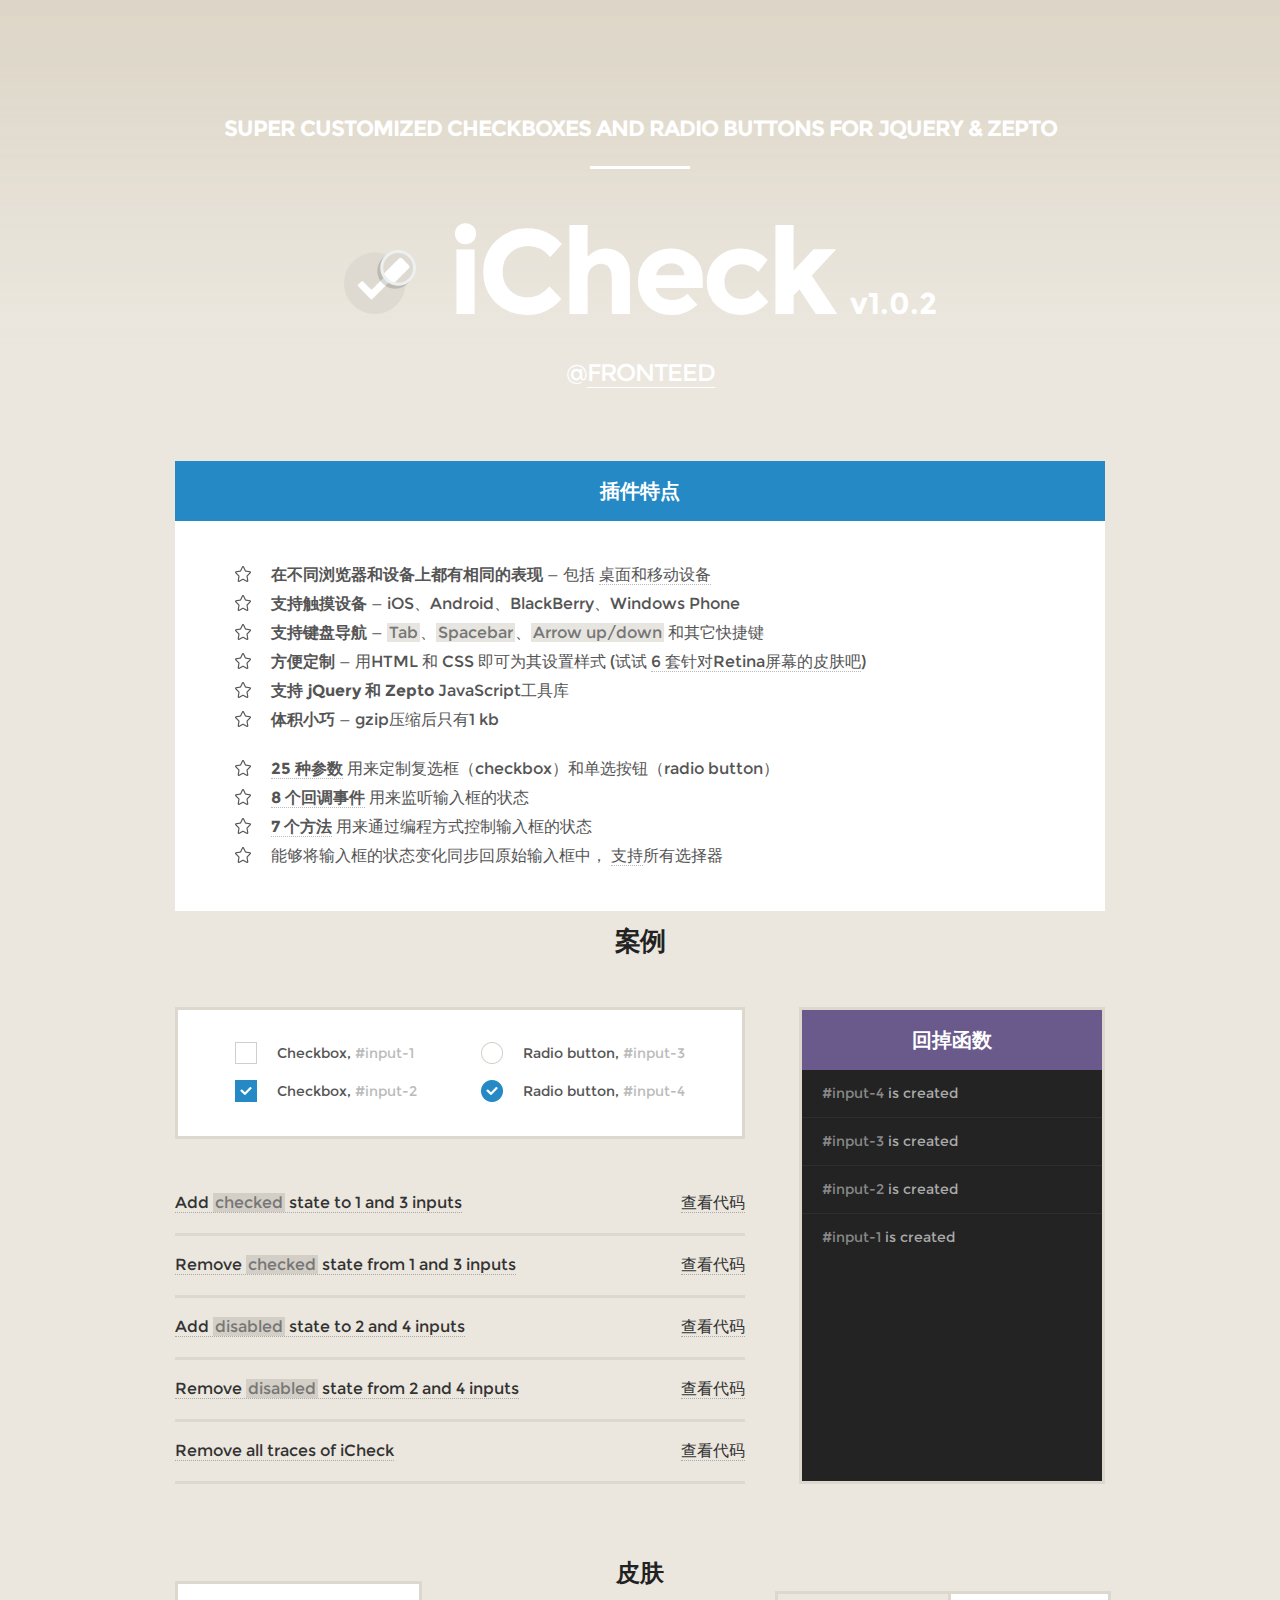
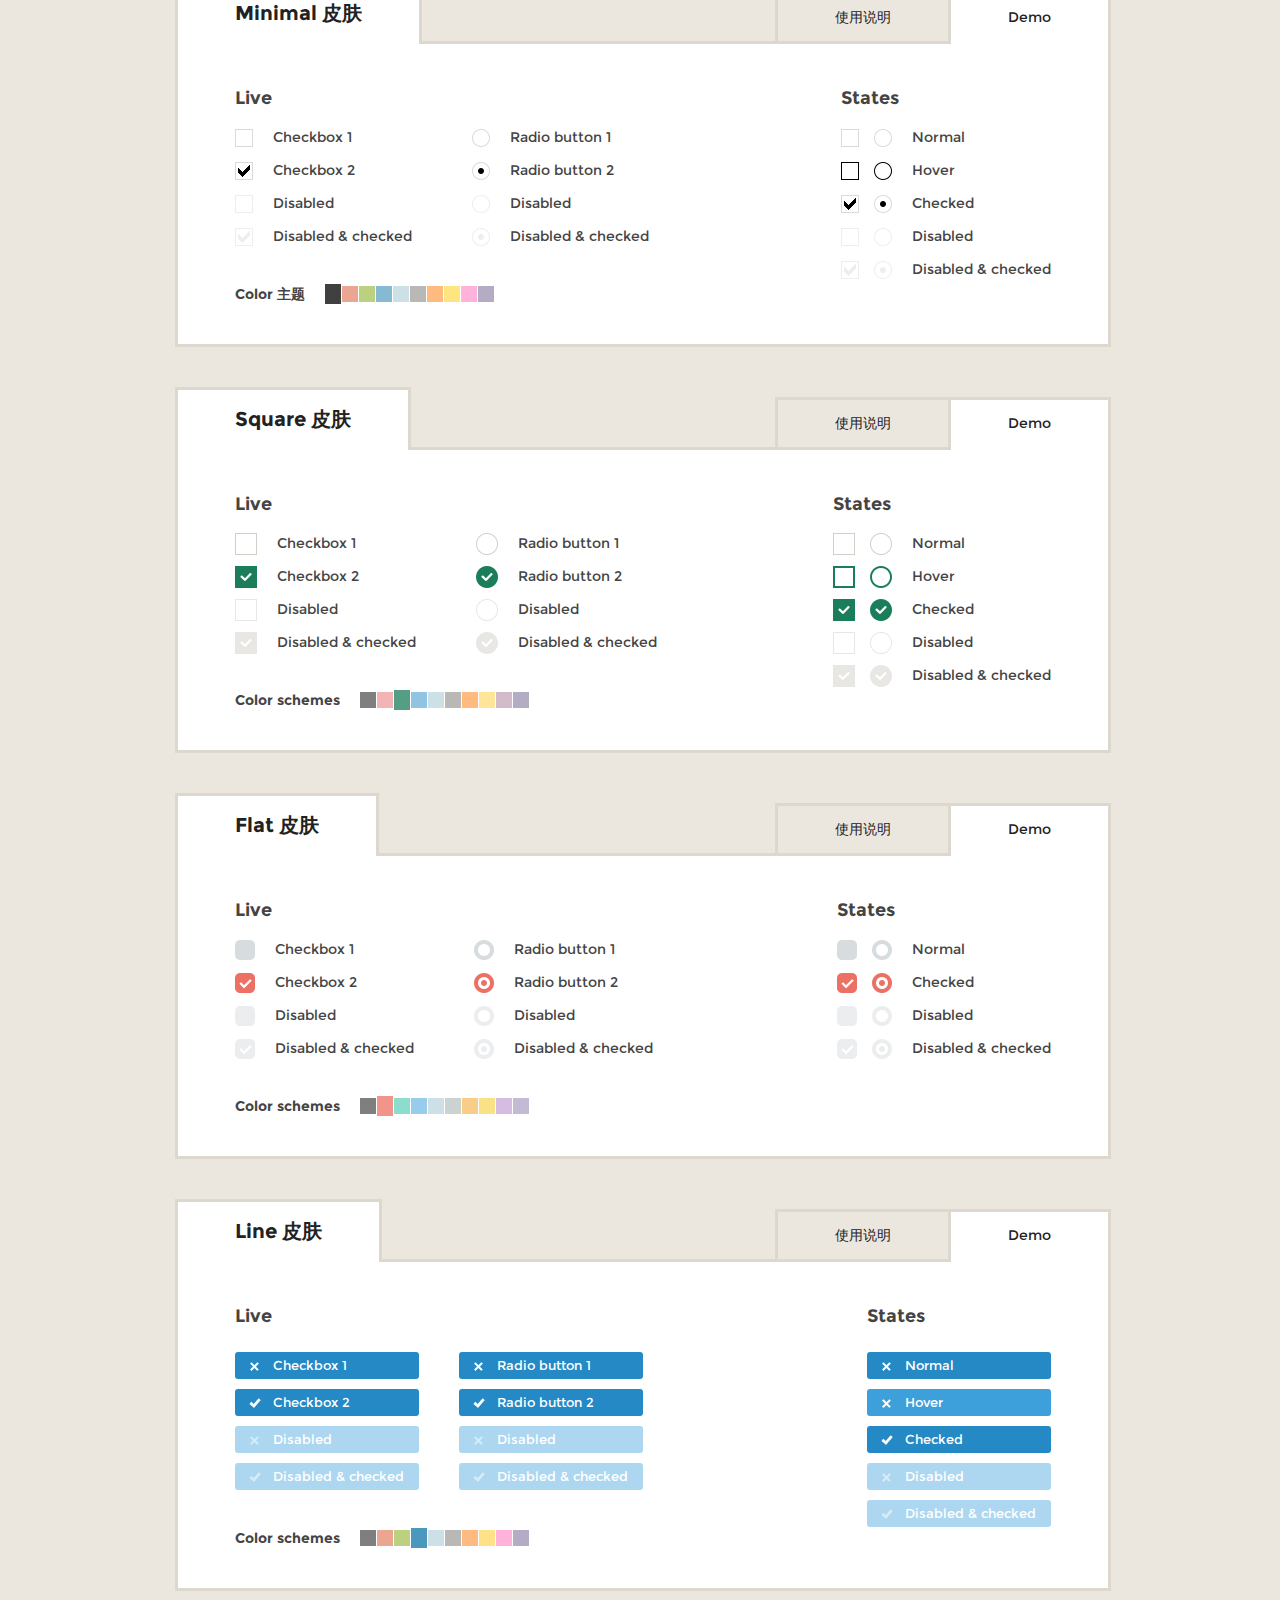
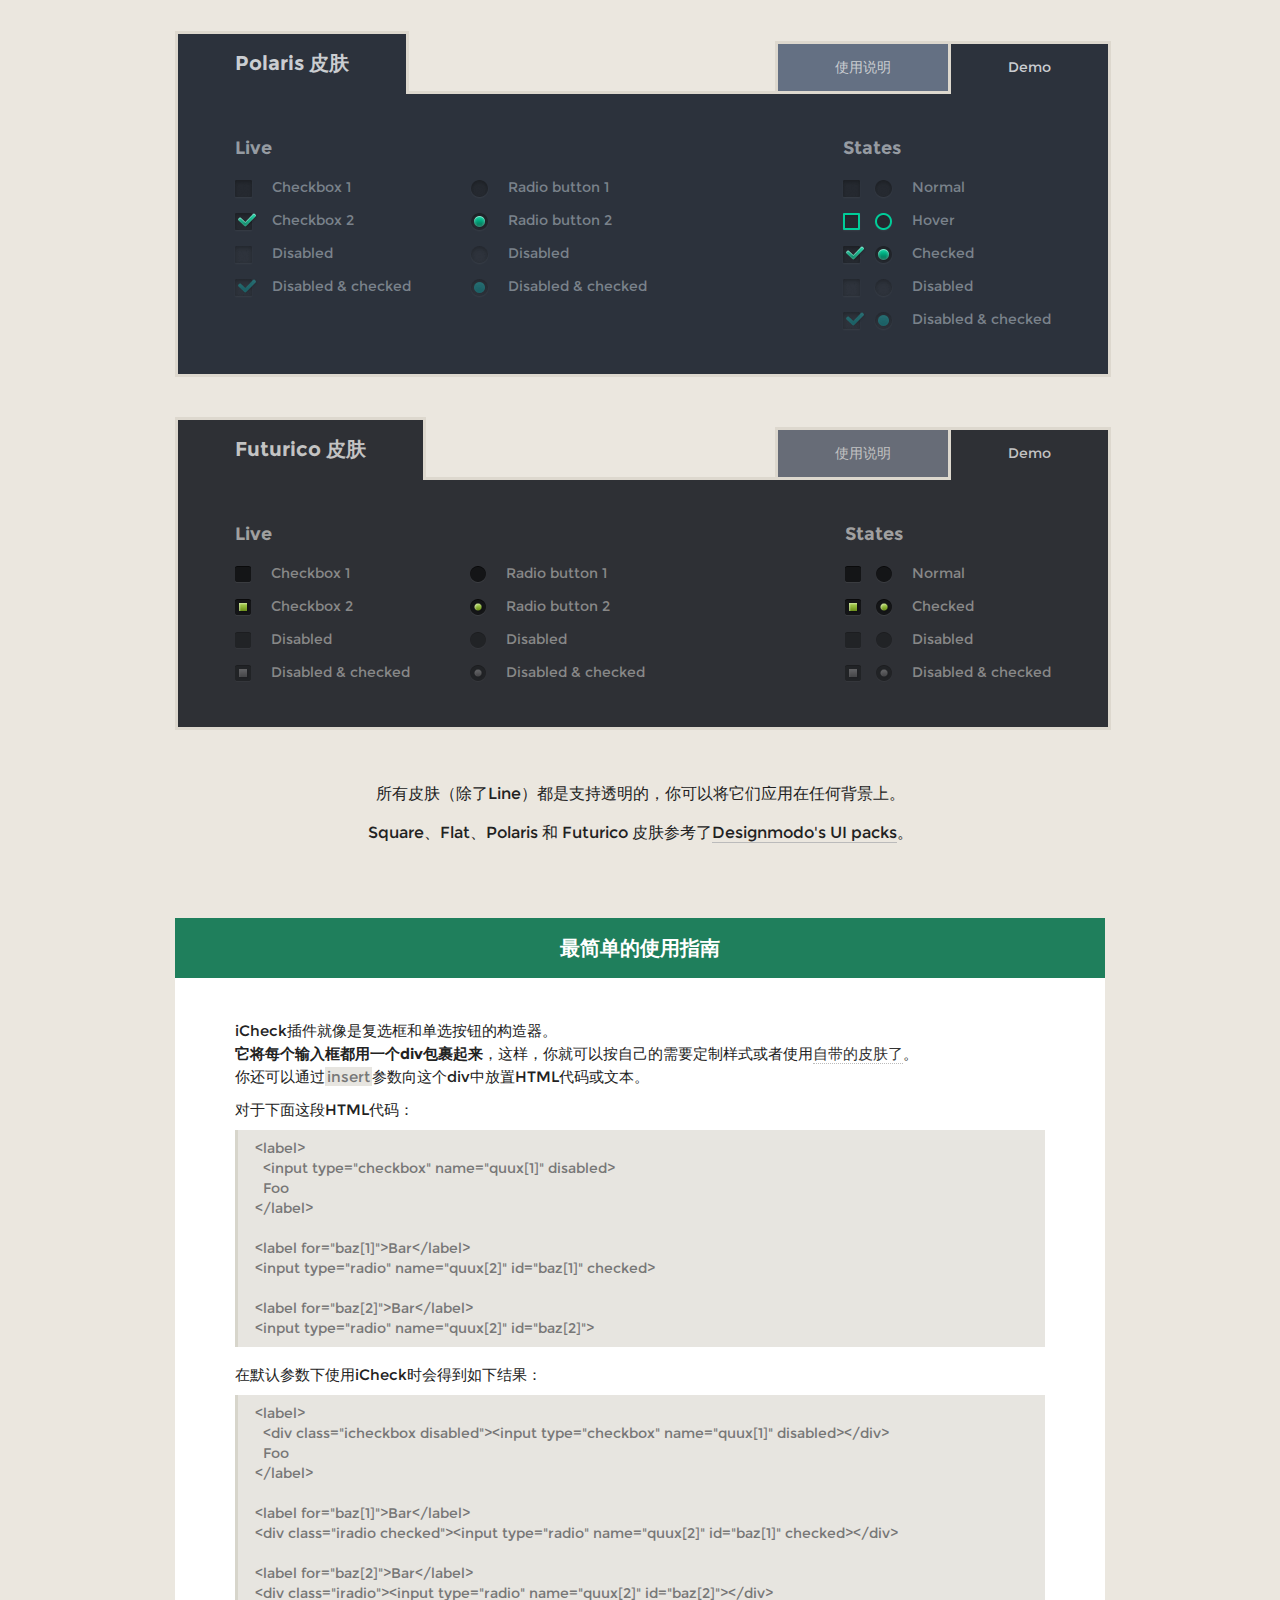
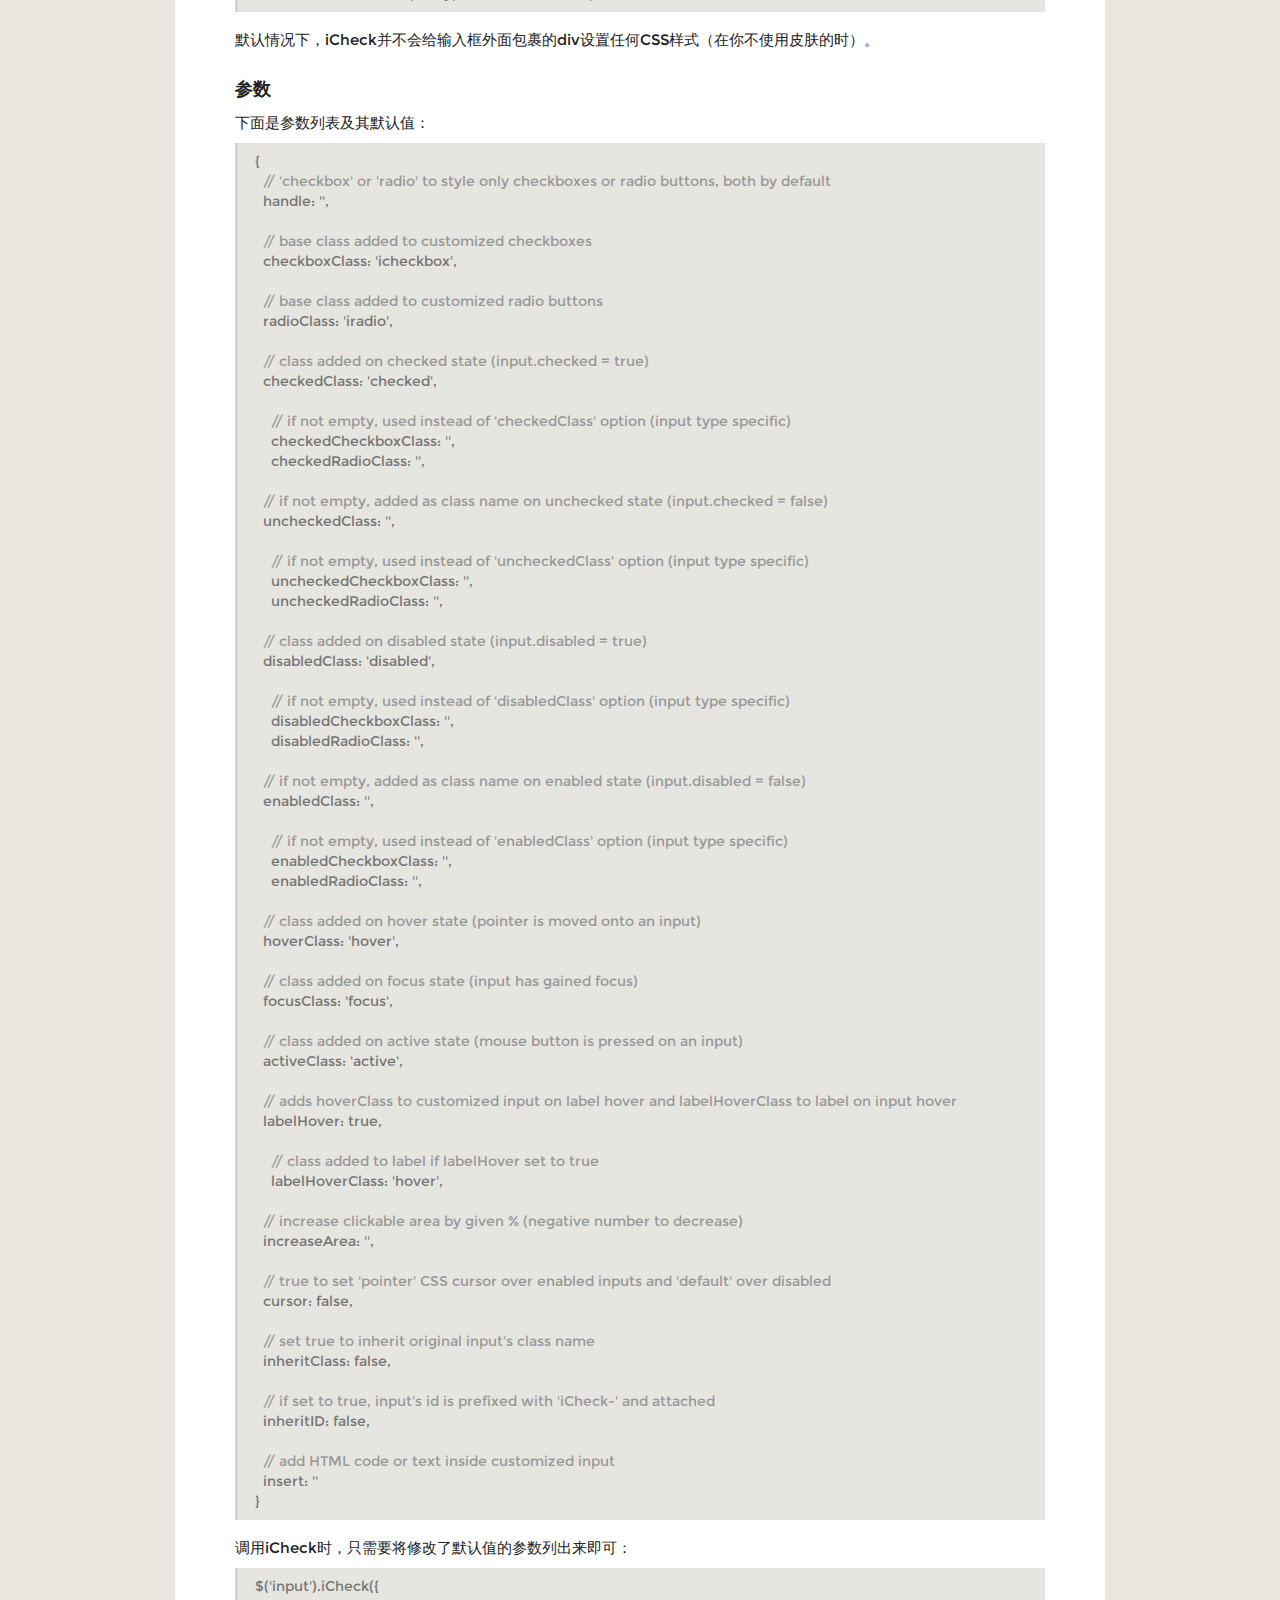
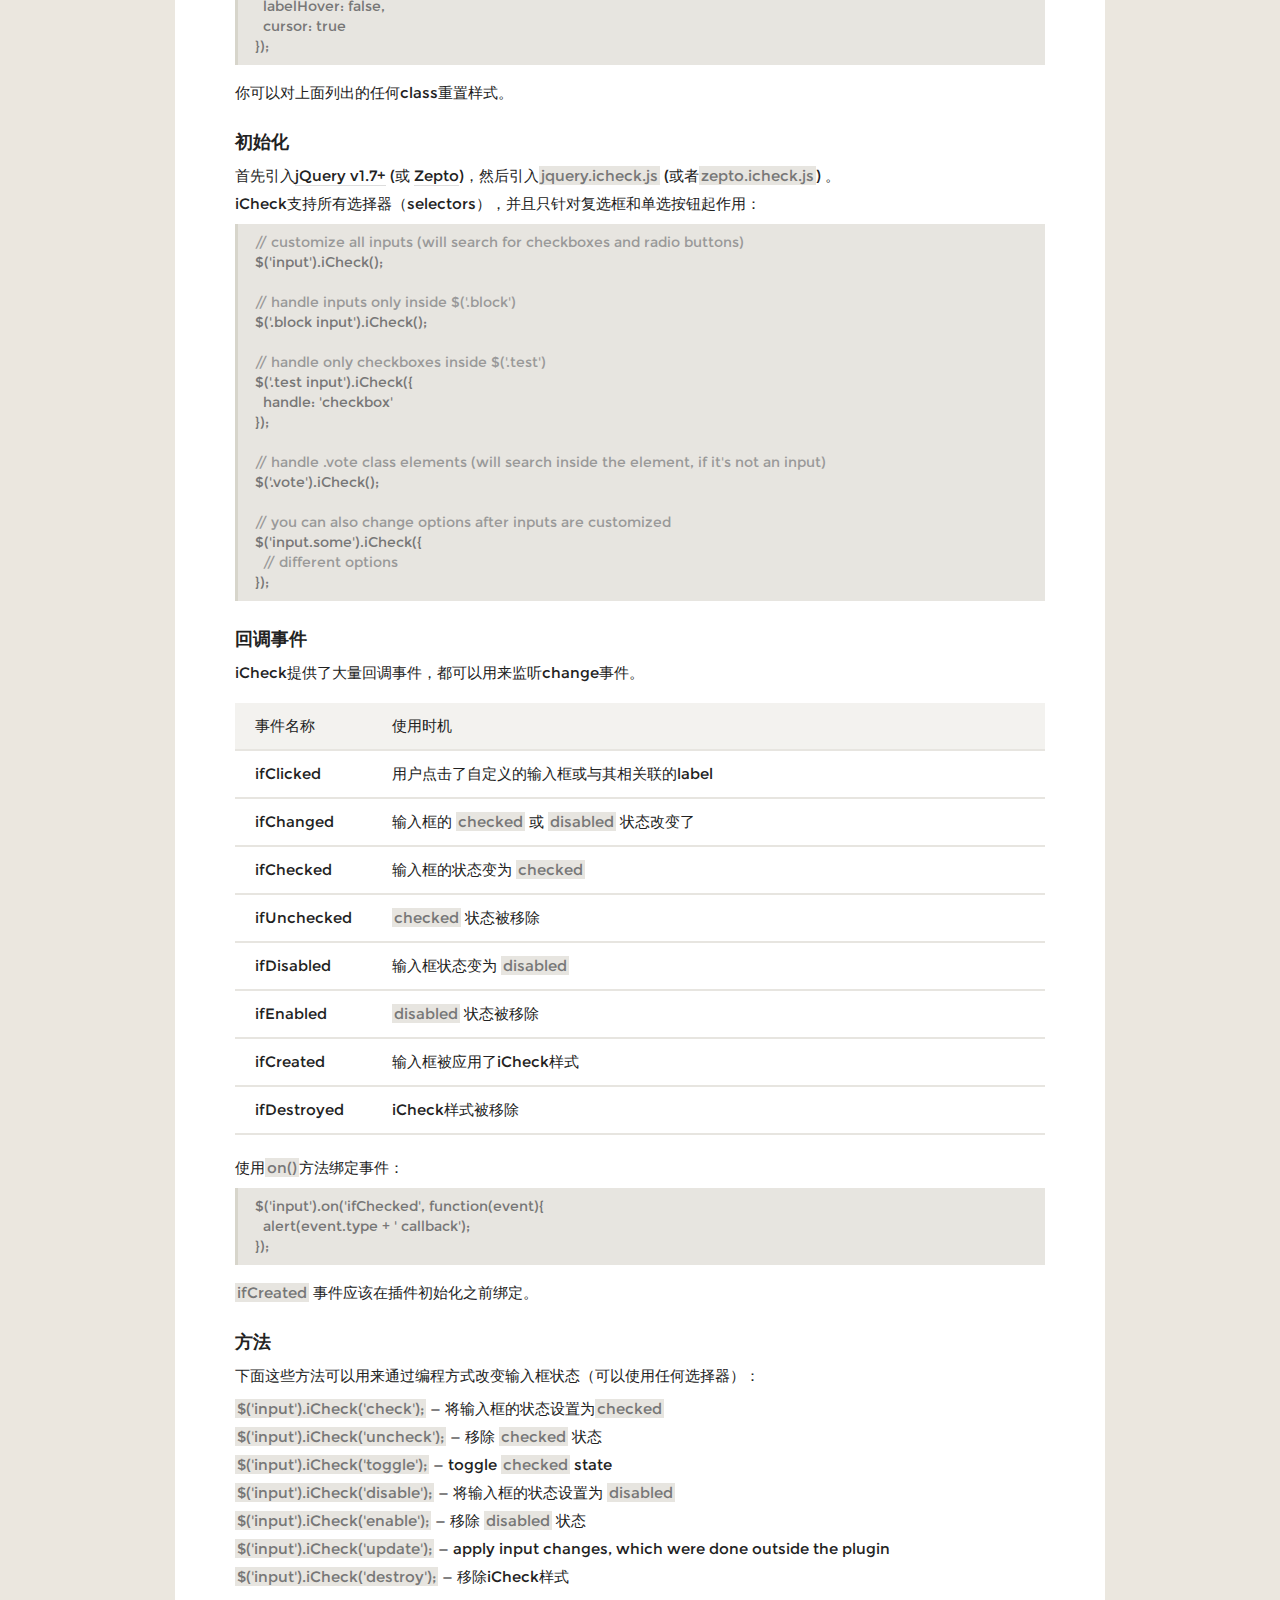
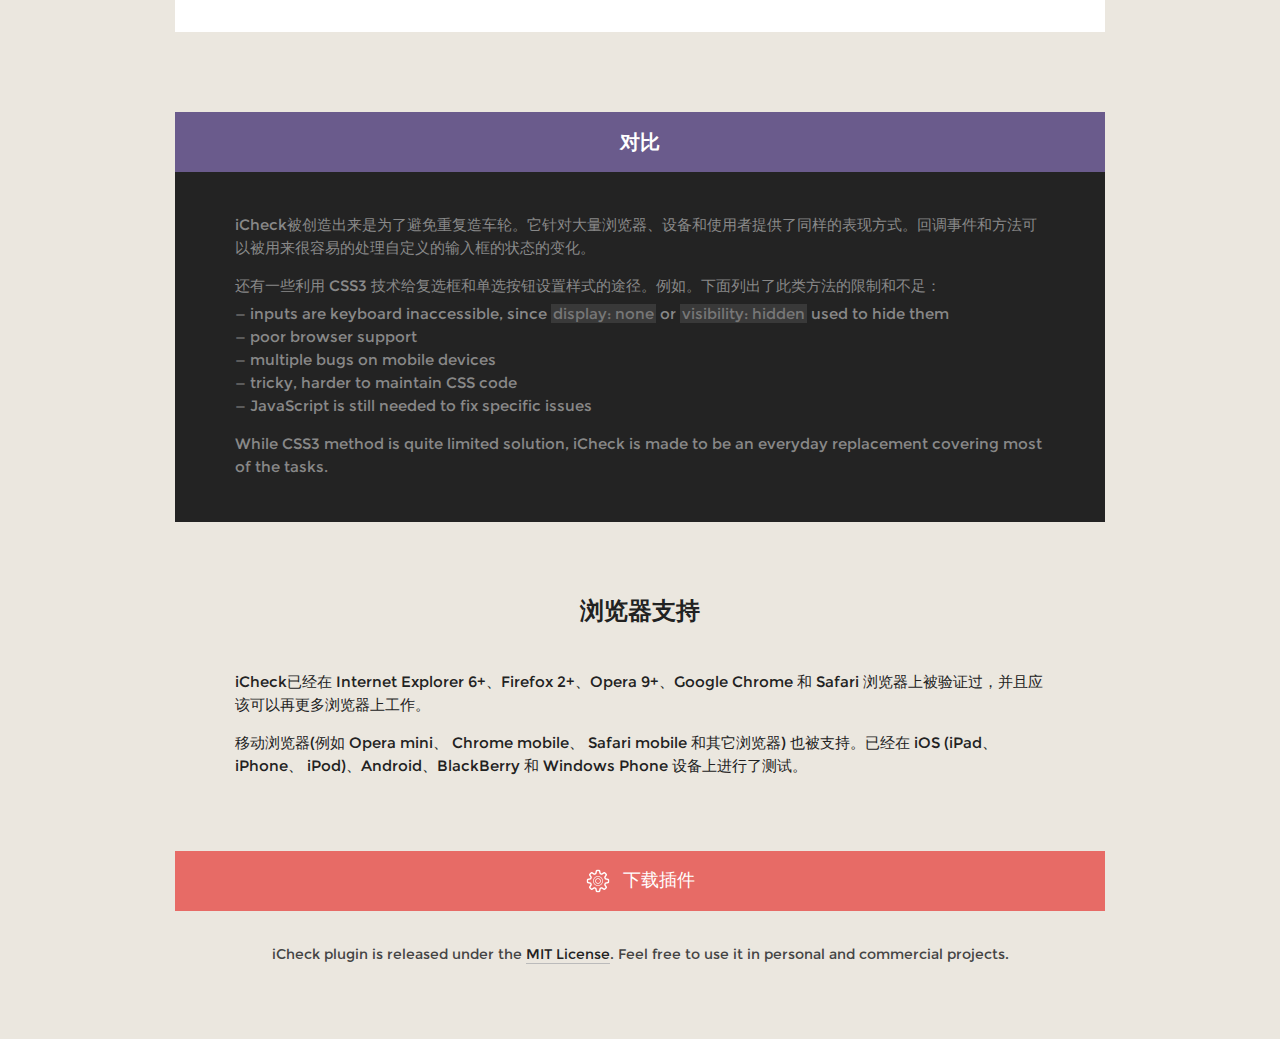
<file: src/main/resources/static/iCheck/index.html>
<!DOCTYPE html>
<html lang="en">
<head>
  <title>Checkboxes and radio buttons customization (jQuery and Zepto) plugin</title>
  <meta charset="utf-8">
  <meta content="width=device-width" name="viewport">
  <link href="css/custom.css?v=1.0.2" rel="stylesheet">
  <link href="skins/all.css?v=1.0.2" rel="stylesheet">
  <script src="js/jquery.js"></script>
  <script src="icheck.js?v=1.0.2"></script>
  <script src="js/custom.min.js?v=1.0.2"></script>
</head>
<body>
  <div class="layout clear">
    <div class="header">
      <h1>super customized checkboxes and radio buttons for jQuery &amp; Zepto</h1>
      <h3>iCheck <span>v1.0.2</span></h3>
      <strong>@<a href="http://twitter.com/fronteed/">Fronteed</a></strong>
    </div>
    <div class="features">
      <div class="arrows">
        <div class="bottom" data-to="demo"></div>
      </div>
      <h2>插件特点</h2>
      <ul>
        <li>
          <strong>在不同浏览器和设备上都有相同的表现</strong> — 包括 <span class="self" data-to="download">桌面和移动设备</span>
        </li>
        <li>
          <strong>支持触摸设备</strong> — iOS、Android、BlackBerry、Windows Phone
        </li>
        <li>
          <strong>支持键盘导航</strong> — <span class="mark">Tab</span>、<span class="mark">Spacebar</span>、<span class="mark">Arrow up/down</span> 和其它快捷键
        </li>
        <li>
          <strong>方便定制</strong> — 用HTML 和 CSS 即可为其设置样式 (试试 <span class="self" data-to="skins">6 套针对Retina屏幕的皮肤吧</span>)
        </li>
        <li>
          <strong>支持 jQuery 和 Zepto</strong> JavaScript工具库
        </li>
        <li>
          <strong>体积小巧</strong> — gzip压缩后只有1 kb
        </li>
        <li class="offset">
          <strong class="self" data-to="options">25 种参数</strong> 用来定制复选框（checkbox）和单选按钮（radio button）
        </li>
        <li>
          <strong class="self" data-to="callbacks">8 个回调事件</strong> 用来监听输入框的状态
        </li>
        <li>
          <strong class="self" data-to="methods">7 个方法</strong> 用来通过编程方式控制输入框的状态
        </li>
        <li>
          能够将输入框的状态变化同步回原始输入框中， <span class="self" data-to="init">支持</span>所有选择器
        </li>
      </ul>
    </div>
    
    <div class="demo-holder">
      <h2 class="demo-title">案例</h2>
      <div class="demo">
        <div class="arrows">
          <div class="top" data-to="features"></div>
          <div class="bottom" data-to="skins"></div>
        </div>
        <div class="demo-list clear">
          <ul>
            <li>
              <input tabindex="1" type="checkbox" id="input-1">
              <label for="input-1">Checkbox, <span>#input-1</span></label>
            </li>
            <li>
              <input tabindex="2" type="checkbox" id="input-2" checked>
              <label for="input-2">Checkbox, <span>#input-2</span></label>
            </li>
          </ul>
          <ul>
            <li>
              <input tabindex="3" type="radio" id="input-3" name="demo-radio">
              <label for="input-3">Radio button, <span>#input-3</span></label>
            </li>
            <li>
              <input tabindex="4" type="radio" id="input-4" name="demo-radio" checked>
              <label for="input-4">Radio button, <span>#input-4</span></label>
            </li>
          </ul>
          <script>
          $(document).ready(function(){
            var callbacks_list = $('.demo-callbacks ul');
            $('.demo-list input').on('ifCreated ifClicked ifChanged ifChecked ifUnchecked ifDisabled ifEnabled ifDestroyed', function(event){
              callbacks_list.prepend('<li><span>#' + this.id + '</span> is ' + event.type.replace('if', '').toLowerCase() + '</li>');
            }).iCheck({
              checkboxClass: 'icheckbox_square-blue',
              radioClass: 'iradio_square-blue',
              increaseArea: '20%'
            });
          });
          </script>
        </div>
        <dl class="demo-methods">
          <dt>
            <span class="self do-check">Add <span class="mark">checked</span> state to 1 and 3 inputs</span>
            <span class="code">
              <span class="self">查看代码</span>
            </span>
          </dt>
          <dd>
<pre class="markup">
$('#input-1, #input-3').iCheck('check');
</pre>
          </dd>
          <dt>
            <span class="self do-uncheck">Remove <span class="mark">checked</span> state from 1 and 3 inputs</span>
            <span class="code">
              <span class="self">查看代码</span>
            </span>
          </dt>
          <dd>
<pre class="markup">
$('#input-1, #input-3').iCheck('uncheck');
</pre>
          </dd>
          <dt>
            <span class="self do-disable">Add <span class="mark">disabled</span> state to 2 and 4 inputs</span>
            <span class="code">
              <span class="self">查看代码</span>
            </span>
          </dt>
          <dd>
<pre class="markup">
$('#input-2, #input-4').iCheck('disable');
</pre>
          </dd>
          <dt>
            <span class="self do-enable">Remove <span class="mark">disabled</span> state from 2 and 4 inputs</span>
            <span class="code">
              <span class="self">查看代码</span>
            </span>
          </dt>
          <dd>
<pre class="markup">
$('#input-2, #input-4').iCheck('enable');
</pre>
          </dd>
          <dt>
            <span class="self do-destroy">Remove all traces of iCheck</span>
            <span class="code">
              <span class="self">查看代码</span>
            </span>
          </dt>
          <dd>
<pre class="markup">
$('input').iCheck('destroy');
</pre>
          </dd>
        </dl>
        <div class="demo-callbacks">
          <h2>回掉函数</h2>
          <ul></ul>
        </div>
      </div>
    </div>
    <div class="skins">
      <h2>皮肤</h2>
      <div class="skin skin-minimal">
        <div class="arrows">
          <div class="top" data-to="demo"></div>
          <div class="bottom" data-to="skin-square"></div>
        </div>
        <h3>Minimal 皮肤</h3>
        <dl class="clear">
          <dd class="selected">
            <div class="skin-section">
              <h4>Live</h4>
              <ul class="list">
                <li>
                  <input tabindex="5" type="checkbox" id="minimal-checkbox-1">
                  <label for="minimal-checkbox-1">Checkbox 1</label>
                </li>
                <li>
                  <input tabindex="6" type="checkbox" id="minimal-checkbox-2" checked>
                  <label for="minimal-checkbox-2">Checkbox 2</label>
                </li>
                <li>
                  <input type="checkbox" id="minimal-checkbox-disabled" disabled>
                  <label for="minimal-checkbox-disabled">Disabled</label>
                </li>
                <li>
                  <input type="checkbox" id="minimal-checkbox-disabled-checked" checked disabled>
                  <label for="minimal-checkbox-disabled-checked">Disabled &amp; checked</label>
                </li>
              </ul>
              <ul class="list">
                <li>
                  <input tabindex="7" type="radio" id="minimal-radio-1" name="minimal-radio">
                  <label for="minimal-radio-1">Radio button 1</label>
                </li>
                <li>
                  <input tabindex="8" type="radio" id="minimal-radio-2" name="minimal-radio" checked>
                  <label for="minimal-radio-2">Radio button 2</label>
                </li>
                <li>
                  <input type="radio" id="minimal-radio-disabled" disabled>
                  <label for="minimal-radio-disabled">Disabled</label>
                </li>
                <li>
                  <input type="radio" id="minimal-radio-disabled-checked" checked disabled>
                  <label for="minimal-radio-disabled-checked">Disabled &amp; checked</label>
                </li>
              </ul>
              <div class="colors clear">
                <strong>Color 主题</strong>
                <ul>
                  <li class="active" title="Black"></li>
                  <li class="red" title="Red"></li>
                  <li class="green" title="Green"></li>
                  <li class="blue" title="Blue"></li>
                  <li class="aero" title="Aero"></li>
                  <li class="grey" title="Grey"></li>
                  <li class="orange" title="Orange"></li>
                  <li class="yellow" title="Yellow"></li>
                  <li class="pink" title="Pink"></li>
                  <li class="purple" title="Purple"></li>
                </ul>
              </div>
            </div>
            <div class="skin-section skin-states">
              <h4>States</h4>
              <ul class="list">
                <li>
                  <div class="state icheckbox_minimal"></div>
                  <div class="state iradio_minimal"></div>
                  Normal
                </li>
                <li>
                  <div class="state icheckbox_minimal hover"></div>
                  <div class="state iradio_minimal hover"></div>
                  Hover
                </li>
                <li>
                  <div class="state icheckbox_minimal checked"></div>
                  <div class="state iradio_minimal checked"></div>
                  Checked
                </li>
                <li>
                  <div class="state icheckbox_minimal disabled"></div>
                  <div class="state iradio_minimal disabled"></div>
                  Disabled
                </li>
                <li>
                  <div class="state icheckbox_minimal checked disabled"></div>
                  <div class="state iradio_minimal checked disabled"></div>
                  Disabled &amp; checked
                </li>
              </ul>
            </div>
            <script>
            $(document).ready(function(){
              $('.skin-minimal input').iCheck({
                checkboxClass: 'icheckbox_minimal',
                radioClass: 'iradio_minimal',
                increaseArea: '20%'
              });
            });
            </script>
          </dd>
          <dt class="selected">Demo</dt>
          <dd>
            <div class="skin-pre">
              <p>
                Make sure <a href="http://jquery.com" target="blank">jQuery v1.7+</a> (or <a href="http://github.com/madrobby/zepto#zepto-modules" target="blank">Zepto</a> [polyfill, event, data]) is loaded before the <span class="mark">icheck.js</span>.
              </p>
            </div>
            <ol class="skin-usage">
              <li>
                Choose a color scheme, there are 10 different styles available:
                <div class="schemes clear">
                  <ul>
                    <li><strong>Black</strong> &mdash; minimal.css</li>
                    <li><strong>Red</strong> &mdash; red.css</li>
                    <li><strong>Green</strong> &mdash; green.css</li>
                    <li><strong>Blue</strong> &mdash; blue.css</li>
                    <li><strong>Aero</strong> &mdash; aero.css</li>
                  </ul>
                  <ul>
                    <li><strong>Grey</strong> &mdash; grey.css</li>
                    <li><strong>Orange</strong> &mdash; orange.css</li>
                    <li><strong>Yellow</strong> &mdash; yellow.css</li>
                    <li><strong>Pink</strong> &mdash; pink.css</li>
                    <li><strong>Purple</strong> &mdash; purple.css</li>
                  </ul>
                </div>
              </li>
              <li>
                Copy <span class="mark">/skins/minimal/</span> folder and <span class="mark">icheck.js</span>  file to your site.
              </li>
              <li>
                <p>Insert before <span class="mark">&lt;/head></span> in your HTML (replace <span class="mark">your-path</span> and <span class="mark">color-scheme</span>):</p>
<pre class="markup">
&lt;link href="your-path/minimal/color-scheme.css" rel="stylesheet">
&lt;script src="your-path/icheck.js">&lt;/script>
</pre>
                <p>Example for a <strong>Red</strong> color scheme:</p>
<pre class="markup">
&lt;link href="your-path/minimal/red.css" rel="stylesheet">
&lt;script src="your-path/icheck.js">&lt;/script>
</pre>
              </li>
              <li>
                <p>Add some checkboxes and radio buttons to your HTML:</p>
<pre class="markup">
&lt;input type="checkbox">
&lt;input type="checkbox" checked>
&lt;input type="radio" name="iCheck">
&lt;input type="radio" name="iCheck" checked>
</pre>
              </li>
              <li>
                <p>Add JavaScript to your HTML to launch iCheck plugin:</p>
<pre class="markup">
&lt;script>
$(document).ready(function(){
  $('input').iCheck({
    checkboxClass: 'icheckbox_minimal',
    radioClass: 'iradio_minimal',
    increaseArea: '20%' <span class="comment">// optional</span>
  });
});
&lt;/script>
</pre>
                <p>For different from black color schemes use this code (example for <strong>Red</strong>):</p>
<pre class="markup">
&lt;script>
$(document).ready(function(){
  $('input').iCheck({
    checkboxClass: 'icheckbox_minimal-red',
    radioClass: 'iradio_minimal-red',
    increaseArea: '20%' <span class="comment">// optional</span>
  });
});
&lt;/script>
</pre>
              </li>
              <li>Done.</li>
            </ol>
          </dd>
          <dt>使用说明</dt>
        </dl>
      </div>
      <div class="skin skin-square">
        <div class="arrows">
          <div class="top" data-to="skin-minimal"></div>
          <div class="bottom" data-to="skin-flat"></div>
        </div>
        <h3>Square 皮肤</h3>
        <dl class="clear">
          <dd class="selected">
            <div class="skin-section">
              <h4>Live</h4>
              <ul class="list">
                <li>
                  <input tabindex="9" type="checkbox" id="square-checkbox-1">
                  <label for="square-checkbox-1">Checkbox 1</label>
                </li>
                <li>
                  <input tabindex="10" type="checkbox" id="square-checkbox-2" checked>
                  <label for="square-checkbox-2">Checkbox 2</label>
                </li>
                <li>
                  <input type="checkbox" id="square-checkbox-disabled" disabled>
                  <label for="square-checkbox-disabled">Disabled</label>
                </li>
                <li>
                  <input type="checkbox" id="square-checkbox-disabled-checked" checked disabled>
                  <label for="square-checkbox-disabled-checked">Disabled &amp; checked</label>
                </li>
              </ul>
              <ul class="list">
                <li>
                  <input tabindex="11" type="radio" id="square-radio-1" name="square-radio">
                  <label for="square-radio-1">Radio button 1</label>
                </li>
                <li>
                  <input tabindex="12" type="radio" id="square-radio-2" name="square-radio" checked>
                  <label for="square-radio-2">Radio button 2</label>
                </li>
                <li>
                  <input type="radio" id="square-radio-disabled" disabled>
                  <label for="square-radio-disabled">Disabled</label>
                </li>
                <li>
                  <input type="radio" id="square-radio-disabled-checked" checked disabled>
                  <label for="square-radio-disabled-checked">Disabled &amp; checked</label>
                </li>
              </ul>
              <div class="colors clear">
                <strong>Color schemes</strong>
                <ul>
                  <li title="Black"></li>
                  <li class="red" title="Red"></li>
                  <li class="green active" title="Green"></li>
                  <li class="blue" title="Blue"></li>
                  <li class="aero" title="Aero"></li>
                  <li class="grey" title="Grey"></li>
                  <li class="orange" title="Orange"></li>
                  <li class="yellow" title="Yellow"></li>
                  <li class="pink" title="Pink"></li>
                  <li class="purple" title="Purple"></li>
                </ul>
              </div>
            </div>
            <div class="skin-section skin-states">
              <h4>States</h4>
              <ul class="list">
                <li>
                  <div class="state icheckbox_square-green"></div>
                  <div class="state iradio_square-green"></div>
                  Normal
                </li>
                <li>
                  <div class="state icheckbox_square-green hover"></div>
                  <div class="state iradio_square-green hover"></div>
                  Hover
                </li>
                <li>
                  <div class="state icheckbox_square-green checked"></div>
                  <div class="state iradio_square-green checked"></div>
                  Checked
                </li>
                <li>
                  <div class="state icheckbox_square-green disabled"></div>
                  <div class="state iradio_square-green disabled"></div>
                  Disabled
                </li>
                <li>
                  <div class="state icheckbox_square-green checked disabled"></div>
                  <div class="state iradio_square-green checked disabled"></div>
                  Disabled &amp; checked
                </li>
              </ul>
            </div>
            <script>
            $(document).ready(function(){
              $('.skin-square input').iCheck({
                checkboxClass: 'icheckbox_square-green',
                radioClass: 'iradio_square-green',
                increaseArea: '20%'
              });
            });
            </script>
          </dd>
          <dt class="selected">Demo</dt>
          <dd>
            <div class="skin-pre">
              <p>
                Make sure <a href="http://jquery.com" target="blank">jQuery v1.7+</a> (or <a href="http://github.com/madrobby/zepto#zepto-modules" target="blank">Zepto</a> [polyfill, event, data]) is loaded before the <span class="mark">icheck.js</span>.
              </p>
            </div>
            <ol class="skin-usage">
              <li>
                Choose a color scheme, there are 10 different styles available:
                <div class="schemes clear">
                  <ul>
                    <li><strong>Black</strong> &mdash; square.css</li>
                    <li><strong>Red</strong> &mdash; red.css</li>
                    <li><strong>Green</strong> &mdash; green.css</li>
                    <li><strong>Blue</strong> &mdash; blue.css</li>
                    <li><strong>Aero</strong> &mdash; aero.css</li>
                  </ul>
                  <ul>
                    <li><strong>Grey</strong> &mdash; grey.css</li>
                    <li><strong>Orange</strong> &mdash; orange.css</li>
                    <li><strong>Yellow</strong> &mdash; yellow.css</li>
                    <li><strong>Pink</strong> &mdash; pink.css</li>
                    <li><strong>Purple</strong> &mdash; purple.css</li>
                  </ul>
                </div>
              </li>
              <li>
                Copy <span class="mark">/skins/square/</span> folder and <span class="mark">icheck.js</span> file to your site.
              </li>
              <li>
                <p>Insert before <span class="mark">&lt;/head></span> in your HTML (replace <span class="mark">your-path</span> and <span class="mark">color-scheme</span>):</p>
<pre class="markup">
&lt;link href="your-path/square/color-scheme.css" rel="stylesheet">
&lt;script src="your-path/icheck.js">&lt;/script>
</pre>
                <p>Example for a <strong>Red</strong> color scheme:</p>
<pre class="markup">
&lt;link href="your-path/square/red.css" rel="stylesheet">
&lt;script src="your-path/icheck.js">&lt;/script>
</pre>
              </li>
              <li>
                <p>Add some checkboxes and radio buttons to your HTML:</p>
<pre class="markup">
&lt;input type="checkbox">
&lt;input type="checkbox" checked>
&lt;input type="radio" name="iCheck">
&lt;input type="radio" name="iCheck" checked>
</pre>
              </li>
              <li>
                <p>Add JavaScript to your HTML to launch iCheck plugin:</p>
<pre class="markup">
&lt;script>
$(document).ready(function(){
  $('input').iCheck({
    checkboxClass: 'icheckbox_square',
    radioClass: 'iradio_square',
    increaseArea: '20%' <span class="comment">// optional</span>
  });
});
&lt;/script>
</pre>
                <p>For different from black color schemes use this code (example for <strong>Red</strong>):</p>
<pre class="markup">
&lt;script>
$(document).ready(function(){
  $('input').iCheck({
    checkboxClass: 'icheckbox_square-red',
    radioClass: 'iradio_square-red',
    increaseArea: '20%' <span class="comment">// optional</span>
  });
});
&lt;/script>
</pre>
              </li>
              <li>Done.</li>
            </ol>
          </dd>
          <dt>使用说明</dt>
        </dl>
      </div>
      <div class="skin skin-flat">
        <div class="arrows">
          <div class="top" data-to="skin-square"></div>
          <div class="bottom" data-to="skin-line"></div>
        </div>
        <h3>Flat 皮肤</h3>
        <dl class="clear">
          <dd class="selected">
            <div class="skin-section">
              <h4>Live</h4>
              <ul class="list">
                <li>
                  <input tabindex="13" type="checkbox" id="flat-checkbox-1">
                  <label for="flat-checkbox-1">Checkbox 1</label>
                </li>
                <li>
                  <input tabindex="14" type="checkbox" id="flat-checkbox-2" checked>
                  <label for="flat-checkbox-2">Checkbox 2</label>
                </li>
                <li>
                  <input type="checkbox" id="flat-checkbox-disabled" disabled>
                  <label for="flat-checkbox-disabled">Disabled</label>
                </li>
                <li>
                  <input type="checkbox" id="flat-checkbox-disabled-checked" checked disabled>
                  <label for="flat-checkbox-disabled-checked">Disabled &amp; checked</label>
                </li>
              </ul>
              <ul class="list">
                <li>
                  <input tabindex="15" type="radio" id="flat-radio-1" name="flat-radio">
                  <label for="flat-radio-1">Radio button 1</label>
                </li>
                <li>
                  <input tabindex="16" type="radio" id="flat-radio-2" name="flat-radio" checked>
                  <label for="flat-radio-2">Radio button 2</label>
                </li>
                <li>
                  <input type="radio" id="flat-radio-disabled" disabled>
                  <label for="flat-radio-disabled">Disabled</label>
                </li>
                <li>
                  <input type="radio" id="flat-radio-disabled-checked" checked disabled>
                  <label for="flat-radio-disabled-checked">Disabled &amp; checked</label>
                </li>
              </ul>
              <div class="colors clear">
                <strong>Color schemes</strong>
                <ul>
                  <li title="Black"></li>
                  <li class="red active" title="Red"></li>
                  <li class="green" title="Green"></li>
                  <li class="blue" title="Blue"></li>
                  <li class="aero" title="Aero"></li>
                  <li class="grey" title="Grey"></li>
                  <li class="orange" title="Orange"></li>
                  <li class="yellow" title="Yellow"></li>
                  <li class="pink" title="Pink"></li>
                  <li class="purple" title="Purple"></li>
                </ul>
              </div>
            </div>
            <div class="skin-section skin-states">
              <h4>States</h4>
              <ul class="list">
                <li>
                  <div class="state icheckbox_flat-red"></div>
                  <div class="state iradio_flat-red"></div>
                  Normal
                </li>
                <li>
                  <div class="state icheckbox_flat-red checked"></div>
                  <div class="state iradio_flat-red checked"></div>
                  Checked
                </li>
                <li>
                  <div class="state icheckbox_flat-red disabled"></div>
                  <div class="state iradio_flat-red disabled"></div>
                  Disabled
                </li>
                <li>
                  <div class="state icheckbox_flat-red checked disabled"></div>
                  <div class="state iradio_flat-red checked disabled"></div>
                  Disabled &amp; checked
                </li>
              </ul>
            </div>
            <script>
            $(document).ready(function(){
              $('.skin-flat input').iCheck({
                checkboxClass: 'icheckbox_flat-red',
                radioClass: 'iradio_flat-red'
              });
            });
            </script>
          </dd>
          <dt class="selected">Demo</dt>
          <dd>
            <div class="skin-pre">
              <p>
                Make sure <a href="http://jquery.com" target="blank">jQuery v1.7+</a> (or <a href="http://github.com/madrobby/zepto#zepto-modules" target="blank">Zepto</a> [polyfill, event, data]) is loaded before the <span class="mark">icheck.js</span>.
              </p>
            </div>
            <ol class="skin-usage">
              <li>
                Choose a color scheme, there are 10 different styles available:
                <div class="schemes clear">
                  <ul>
                    <li><strong>Black</strong> &mdash; square.css</li>
                    <li><strong>Red</strong> &mdash; red.css</li>
                    <li><strong>Green</strong> &mdash; green.css</li>
                    <li><strong>Blue</strong> &mdash; blue.css</li>
                    <li><strong>Aero</strong> &mdash; aero.css</li>
                  </ul>
                  <ul>
                    <li><strong>Grey</strong> &mdash; grey.css</li>
                    <li><strong>Orange</strong> &mdash; orange.css</li>
                    <li><strong>Yellow</strong> &mdash; yellow.css</li>
                    <li><strong>Pink</strong> &mdash; pink.css</li>
                    <li><strong>Purple</strong> &mdash; purple.css</li>
                  </ul>
                </div>
              </li>
              <li>
                Copy <span class="mark">/skins/flat/</span> folder and <span class="mark">icheck.js</span> file to your site.
              </li>
              <li>
                <p>Insert before <span class="mark">&lt;/head></span> in your HTML (replace <span class="mark">your-path</span> and <span class="mark">color-scheme</span>):</p>
<pre class="markup">
&lt;link href="your-path/flat/color-scheme.css" rel="stylesheet">
&lt;script src="your-path/icheck.js">&lt;/script>
</pre>
                <p>Example for a <strong>Red</strong> color scheme:</p>
<pre class="markup">
&lt;link href="your-path/flat/red.css" rel="stylesheet">
&lt;script src="your-path/icheck.js">&lt;/script>
</pre>
              </li>
              <li>
                <p>Add some checkboxes and radio buttons to your HTML:</p>
<pre class="markup">
&lt;input type="checkbox">
&lt;input type="checkbox" checked>
&lt;input type="radio" name="iCheck">
&lt;input type="radio" name="iCheck" checked>
</pre>
              </li>
              <li>
                <p>Add JavaScript to your HTML to launch iCheck plugin:</p>
<pre class="markup">
&lt;script>
$(document).ready(function(){
  $('input').iCheck({
    checkboxClass: 'icheckbox_flat',
    radioClass: 'iradio_flat'
  });
});
&lt;/script>
</pre>
                <p>For different from black color schemes use this code (example for <strong>Red</strong>):</p>
<pre class="markup">
&lt;script>
$(document).ready(function(){
  $('input').iCheck({
    checkboxClass: 'icheckbox_flat-red',
    radioClass: 'iradio_flat-red'
  });
});
&lt;/script>
</pre>
              </li>
              <li>Done.</li>
            </ol>
          </dd>
          <dt>使用说明</dt>
        </dl>
      </div>
      <div class="skin skin-line">
        <div class="arrows">
          <div class="top" data-to="skin-flat"></div>
          <div class="bottom" data-to="skin-polaris"></div>
        </div>
        <h3>Line 皮肤</h3>
        <dl class="clear">
          <dd class="selected">
            <div class="skin-section">
              <h4>Live</h4>
              <ul class="list">
                <li>
                  <input tabindex="17" type="checkbox" id="line-checkbox-1">
                  <label for="line-checkbox-1">Checkbox 1</label>
                </li>
                <li>
                  <input tabindex="18" type="checkbox" id="line-checkbox-2" checked>
                  <label for="line-checkbox-2">Checkbox 2</label>
                </li>
                <li>
                  <input type="checkbox" id="line-checkbox-disabled" disabled>
                  <label for="line-checkbox-disabled">Disabled</label>
                </li>
                <li>
                  <input type="checkbox" id="line-checkbox-disabled-checked" checked disabled>
                  <label for="line-checkbox-disabled-checked">Disabled &amp; checked</label>
                </li>
              </ul>
              <ul class="list">
                <li>
                  <input tabindex="19" type="radio" id="line-radio-1" name="line-radio">
                  <label for="line-radio-1">Radio button 1</label>
                </li>
                <li>
                  <input tabindex="20" type="radio" id="line-radio-2" name="line-radio" checked>
                  <label for="line-radio-2">Radio button 2</label>
                </li>
                <li>
                  <input type="radio" id="line-radio-disabled" disabled>
                  <label for="line-radio-disabled">Disabled</label>
                </li>
                <li>
                  <input type="radio" id="line-radio-disabled-checked" checked disabled>
                  <label for="line-radio-disabled-checked">Disabled &amp; checked</label>
                </li>
              </ul>
              <div class="colors clear">
                <strong>Color schemes</strong>
                <ul>
                  <li title="Black"></li>
                  <li class="red" title="Red"></li>
                  <li class="green" title="Green"></li>
                  <li class="blue active" title="Blue"></li>
                  <li class="aero" title="Aero"></li>
                  <li class="grey" title="Grey"></li>
                  <li class="orange" title="Orange"></li>
                  <li class="yellow" title="Yellow"></li>
                  <li class="pink" title="Pink"></li>
                  <li class="purple" title="Purple"></li>
                </ul>
              </div>
            </div>
            <div class="skin-section skin-states">
              <h4>States</h4>
              <ul class="list">
                <li>
                  <div class="state icheckbox_line-blue">
                    <div class="icheck_line-icon"></div>
                    Normal
                  </div>
                </li>
                <li>
                  <div class="state icheckbox_line-blue hover">
                    <div class="icheck_line-icon"></div>
                    Hover
                  </div>
                </li>
                <li>
                  <div class="state icheckbox_line-blue checked">
                    <div class="icheck_line-icon"></div>
                    Checked
                  </div>
                </li>
                <li>
                  <div class="state icheckbox_line-blue disabled">
                    <div class="icheck_line-icon"></div>
                    Disabled
                  </div>
                </li>
                <li>
                  <div class="state icheckbox_line-blue checked disabled">
                    <div class="icheck_line-icon"></div>
                    Disabled &amp; checked
                  </div>
                </li>
              </ul>
            </div>
            <script>
            $(document).ready(function(){
              $('.skin-line input').each(function(){
                var self = $(this),
                  label = self.next(),
                  label_text = label.text();

                label.remove();
                self.iCheck({
                  checkboxClass: 'icheckbox_line-blue',
                  radioClass: 'iradio_line-blue',
                  insert: '<div class="icheck_line-icon"></div>' + label_text
                });
              });
            });
            </script>
          </dd>
          <dt class="selected">Demo</dt>
          <dd>
            <div class="skin-pre">
              <p>
                Make sure <a href="http://jquery.com" target="blank">jQuery v1.7+</a> (or <a href="http://github.com/madrobby/zepto#zepto-modules" target="blank">Zepto</a> [polyfill, event, data]) is loaded before the <span class="mark">icheck.js</span>.
              </p>
            </div>
            <ol class="skin-usage">
              <li>
                Choose a color scheme, there are 10 different styles available:
                <div class="schemes clear">
                  <ul>
                    <li><strong>Black</strong> &mdash; line.css</li>
                    <li><strong>Red</strong> &mdash; red.css</li>
                    <li><strong>Green</strong> &mdash; green.css</li>
                    <li><strong>Blue</strong> &mdash; blue.css</li>
                    <li><strong>Aero</strong> &mdash; aero.css</li>
                  </ul>
                  <ul>
                    <li><strong>Grey</strong> &mdash; grey.css</li>
                    <li><strong>Orange</strong> &mdash; orange.css</li>
                    <li><strong>Yellow</strong> &mdash; yellow.css</li>
                    <li><strong>Pink</strong> &mdash; pink.css</li>
                    <li><strong>Purple</strong> &mdash; purple.css</li>
                  </ul>
                </div>
              </li>
              <li>
                Copy <span class="mark">/skins/line/</span> folder and <span class="mark">icheck.js</span> file to your site.
              </li>
              <li>
                <p>Insert before <span class="mark">&lt;/head></span> in your HTML (replace <span class="mark">your-path</span> and <span class="mark">color-scheme</span>):</p>
<pre class="markup">
&lt;link href="your-path/line/color-scheme.css" rel="stylesheet">
&lt;script src="your-path/icheck.js">&lt;/script>
</pre>
                  <p>Example for a <strong>Red</strong> color scheme:</p>
<pre class="markup">
&lt;link href="your-path/line/red.css" rel="stylesheet">
&lt;script src="your-path/icheck.js">&lt;/script>
</pre>
              </li>
              <li>
                <p>Add some checkboxes, radio buttons and labels to your HTML:</p>
<pre class="markup">
&lt;input type="checkbox">
&lt;label>Checkbox 1&lt;/label>

&lt;input type="checkbox" checked>
&lt;label>Checkbox 2&lt;/label>

&lt;input type="radio" name="iCheck">
&lt;label>Radio button 1&lt;/label>

&lt;input type="radio" name="iCheck" checked>
&lt;label>Radio button 2&lt;/label>
</pre>
              </li>
              <li>
                <p>Add JavaScript to your HTML to launch iCheck plugin:</p>
<pre class="markup">
&lt;script>
$(document).ready(function(){
  $('input').each(function(){
    var self = $(this),
      label = self.next(),
      label_text = label.text();

    label.remove();
    self.iCheck({
      checkboxClass: 'icheckbox_line',
      radioClass: 'iradio_line',
      insert: '&lt;div class="icheck_line-icon">&lt;/div>' + label_text
    });
  });
});
&lt;/script>
</pre>
                <p>For different from black color schemes use this code (example for <strong>Red</strong>):</p>
<pre class="markup">
&lt;script>
$(document).ready(function(){
  $('input').each(function(){
    var self = $(this),
      label = self.next(),
      label_text = label.text();

    label.remove();
    self.iCheck({
      checkboxClass: 'icheckbox_line-red',
      radioClass: 'iradio_line-red',
      insert: '&lt;div class="icheck_line-icon">&lt;/div>' + label_text
    });
  });
});
&lt;/script>
</pre>
              </li>
              <li>Done.</li>
            </ol>
          </dd>
          <dt>使用说明</dt>
        </dl>
      </div>
      <div class="skin skin-polaris">
        <div class="arrows">
          <div class="top" data-to="skin-line"></div>
          <div class="bottom" data-to="skin-futurico"></div>
        </div>
        <h3>Polaris 皮肤</h3>
        <dl class="clear">
          <dd class="selected">
            <div class="skin-section">
              <h4>Live</h4>
              <ul class="list">
                <li>
                  <input tabindex="21" type="checkbox" id="polaris-checkbox-1">
                  <label for="polaris-checkbox-1">Checkbox 1</label>
                </li>
                <li>
                  <input tabindex="22" type="checkbox" id="polaris-checkbox-2" checked>
                  <label for="polaris-checkbox-2">Checkbox 2</label>
                </li>
                <li>
                  <input type="checkbox" id="polaris-checkbox-disabled" disabled>
                  <label for="polaris-checkbox-disabled">Disabled</label>
                </li>
                <li>
                  <input type="checkbox" id="polaris-checkbox-disabled-checked" checked disabled>
                  <label for="polaris-checkbox-disabled-checked">Disabled &amp; checked</label>
                </li>
              </ul>
              <ul class="list">
                <li>
                  <input tabindex="23" type="radio" id="polaris-radio-1" name="polaris-radio">
                  <label for="polaris-radio-1">Radio button 1</label>
                </li>
                <li>
                  <input tabindex="24" type="radio" id="polaris-radio-2" name="polaris-radio" checked>
                  <label for="polaris-radio-2">Radio button 2</label>
                </li>
                <li>
                  <input type="radio" id="polaris-radio-disabled" disabled>
                  <label for="polaris-radio-disabled">Disabled</label>
                </li>
                <li>
                  <input type="radio" id="polaris-radio-disabled-checked" checked disabled>
                  <label for="polaris-radio-disabled-checked">Disabled &amp; checked</label>
                </li>
              </ul>
            </div>
            <div class="skin-section skin-states">
              <h4>States</h4>
              <ul class="list">
                <li>
                  <div class="state icheckbox_polaris"></div>
                  <div class="state iradio_polaris"></div>
                  Normal
                </li>
                <li>
                  <div class="state icheckbox_polaris hover"></div>
                  <div class="state iradio_polaris hover"></div>
                  Hover
                </li>
                <li>
                  <div class="state icheckbox_polaris checked"></div>
                  <div class="state iradio_polaris checked"></div>
                  Checked
                </li>
                <li>
                  <div class="state icheckbox_polaris disabled"></div>
                  <div class="state iradio_polaris disabled"></div>
                  Disabled
                </li>
                <li>
                  <div class="state icheckbox_polaris checked disabled"></div>
                  <div class="state iradio_polaris checked disabled"></div>
                  Disabled &amp; checked
                </li>
              </ul>
            </div>
            <script>
            $(document).ready(function(){
              $('.skin-polaris input').iCheck({
                checkboxClass: 'icheckbox_polaris',
                radioClass: 'iradio_polaris',
                increaseArea: '-10%'
              });
            });
            </script>
          </dd>
          <dt class="selected">Demo</dt>
          <dd>
            <div class="skin-pre">
              <p>
                Make sure <a href="http://jquery.com" target="blank">jQuery v1.7+</a> (or <a href="http://github.com/madrobby/zepto#zepto-modules" target="blank">Zepto</a> [polyfill, event, data]) is loaded before the <span class="mark">icheck.js</span>.
              </p>
            </div>
            <ol class="skin-usage">
              <li>
                Copy <span class="mark">/skins/polaris/</span> folder and <span class="mark">icheck.js</span> file to your site.
              </li>
              <li>
                <p>Insert before <span class="mark">&lt;/head></span> in your HTML (replace <span class="mark">your-path</span> and <span class="mark">color-scheme</span>):</p>
<pre class="markup">
&lt;link href="your-path/polaris/polaris.css" rel="stylesheet">
&lt;script src="your-path/icheck.js">&lt;/script>
</pre>
              </li>
              <li>
                <p>Add some checkboxes and radio buttons to your HTML:</p>
<pre class="markup">
&lt;input type="checkbox">
&lt;input type="checkbox" checked>
&lt;input type="radio" name="iCheck">
&lt;input type="radio" name="iCheck" checked>
</pre>
              </li>
              <li>
                <p>Add JavaScript to your HTML to launch iCheck plugin:</p>
<pre class="markup">
&lt;script>
$(document).ready(function(){
  $('input').iCheck({
    checkboxClass: 'icheckbox_polaris',
    radioClass: 'iradio_polaris',
    increaseArea: '-10%' <span class="comment">// optional</span>
  });
});
&lt;/script>
</pre>
              </li>
              <li>Done.</li>
            </ol>
          </dd>
          <dt>使用说明</dt>
        </dl>
      </div>
      <div class="skin skin-futurico">
        <div class="arrows">
          <div class="top" data-to="skin-polaris"></div>
          <div class="bottom" data-to="usage"></div>
        </div>
        <h3>Futurico 皮肤</h3>
        <dl class="clear">
          <dd class="selected">
            <div class="skin-section">
              <h4>Live</h4>
              <ul class="list">
                <li>
                  <input tabindex="25" type="checkbox" id="futurico-checkbox-1">
                  <label for="futurico-checkbox-1">Checkbox 1</label>
                </li>
                <li>
                  <input tabindex="26" type="checkbox" id="futurico-checkbox-2" checked>
                  <label for="futurico-checkbox-2">Checkbox 2</label>
                </li>
                <li>
                  <input type="checkbox" id="futurico-checkbox-disabled" disabled>
                  <label for="futurico-checkbox-disabled">Disabled</label>
                </li>
                <li>
                  <input type="checkbox" id="futurico-checkbox-disabled-checked" checked disabled>
                  <label for="futurico-checkbox-disabled-checked">Disabled &amp; checked</label>
                </li>
              </ul>
              <ul class="list">
                <li>
                  <input tabindex="27" type="radio" id="futurico-radio-1" name="futurico-radio">
                  <label for="futurico-radio-1">Radio button 1</label>
                </li>
                <li>
                  <input tabindex="28" type="radio" id="futurico-radio-2" name="futurico-radio" checked>
                  <label for="futurico-radio-2">Radio button 2</label>
                </li>
                <li>
                  <input type="radio" id="futurico-radio-disabled" disabled>
                  <label for="futurico-radio-disabled">Disabled</label>
                </li>
                <li>
                  <input type="radio" id="futurico-radio-disabled-checked" checked disabled>
                  <label for="futurico-radio-disabled-checked">Disabled &amp; checked</label>
                </li>
              </ul>
            </div>
            <div class="skin-section skin-states">
              <h4>States</h4>
              <ul class="list">
                <li>
                  <div class="state icheckbox_futurico"></div>
                  <div class="state iradio_futurico"></div>
                  Normal
                </li>
                <li>
                  <div class="state icheckbox_futurico checked"></div>
                  <div class="state iradio_futurico checked"></div>
                  Checked
                </li>
                <li>
                  <div class="state icheckbox_futurico disabled"></div>
                  <div class="state iradio_futurico disabled"></div>
                  Disabled
                </li>
                <li>
                  <div class="state icheckbox_futurico checked disabled"></div>
                  <div class="state iradio_futurico checked disabled"></div>
                  Disabled &amp; checked
                </li>
              </ul>
            </div>
            <script>
            $(document).ready(function(){
              $('.skin-futurico input').iCheck({
                checkboxClass: 'icheckbox_futurico',
                radioClass: 'iradio_futurico',
                increaseArea: '20%'
              });
            });
            </script>
          </dd>
          <dt class="selected">Demo</dt>
          <dd>
            <div class="skin-pre">
              <p>
                Make sure <a href="http://jquery.com" target="blank">jQuery v1.7+</a> (or <a href="http://github.com/madrobby/zepto#zepto-modules" target="blank">Zepto</a> [polyfill, event, data]) is loaded before the <span class="mark">icheck.js</span>.
              </p>
            </div>
            <ol class="skin-usage">
              <li>
                Copy <span class="mark">/skins/futurico/</span> folder and <span class="mark">icheck.js</span> file to your site.
              </li>
              <li>
                <p>Insert before <span class="mark">&lt;/head></span> in your HTML (replace <span class="mark">your-path</span> and <span class="mark">color-scheme</span>):</p>
<pre class="markup">
&lt;link href="your-path/futurico/futurico.css" rel="stylesheet">
&lt;script src="your-path/icheck.js">&lt;/script>
</pre>
              </li>
              <li>
                <p>Add some checkboxes and radio buttons to your HTML:</p>
<pre class="markup">
&lt;input type="checkbox">
&lt;input type="checkbox" checked>
&lt;input type="radio" name="iCheck">
&lt;input type="radio" name="iCheck" checked>
</pre>
              </li>
              <li>
                <p>Add JavaScript to your HTML to launch iCheck plugin:</p>
<pre class="markup">
&lt;script>
$(document).ready(function(){
  $('input').iCheck({
    checkboxClass: 'icheckbox_futurico',
    radioClass: 'iradio_futurico',
    increaseArea: '20%' <span class="comment">// optional</span>
  });
});
&lt;/script>
</pre>
              </li>
              <li>Done.</li>
            </ol>
          </dd>
          <dt>使用说明</dt>
        </dl>
      </div>
     <div class="skins-info">
        <p>所有皮肤（除了Line）都是支持透明的，你可以将它们应用在任何背景上。</p>
        <p>Square、Flat、Polaris 和 Futurico 皮肤参考了<a href="http://designmodo.com/freebies/" target="blank">Designmodo's UI packs</a>。</p>
      </div>
    </div>
    <div class="usage">
      <div class="arrows">
        <div class="top" data-to="skin-futurico"></div>
        <div class="bottom" data-to="comparison"></div>
      </div>
      <h2>最简单的使用指南</h2>
      <div class="usage-inner">
        <p>
          iCheck插件就像是复选框和单选按钮的构造器。
          <br><strong>它将每个输入框都用一个div包裹起来</strong>，这样，你就可以按自己的需要定制样式或者使用<span class="self" data-to="skins">自带的皮肤了</span>。
          <br>你还可以通过<span class="mark">insert</span>参数向这个div中放置HTML代码或文本。
        </p>
        <p class="offset">对于下面这段HTML代码：</p>
<pre class="markup">&lt;label&gt;
  &lt;input type="checkbox" name="quux[1]" disabled&gt;
  Foo
&lt;/label&gt;

&lt;label for="baz[1]"&gt;Bar&lt;/label&gt;
&lt;input type="radio" name="quux[2]" id="baz[1]" checked&gt;

&lt;label for="baz[2]"&gt;Bar&lt;/label&gt;
&lt;input type="radio" name="quux[2]" id="baz[2]"&gt;
</pre>
        <p class="offset">在默认参数下使用iCheck时会得到如下结果：</p>
<pre class="markup">&lt;label&gt;
  &lt;div class="icheckbox disabled"&gt;&lt;input type="checkbox" name="quux[1]" disabled&gt;&lt;/div&gt;
  Foo
&lt;/label&gt;

&lt;label for="baz[1]"&gt;Bar&lt;/label&gt;
&lt;div class="iradio checked"&gt;&lt;input type="radio" name="quux[2]" id="baz[1]" checked&gt;&lt;/div&gt;

&lt;label for="baz[2]"&gt;Bar&lt;/label&gt;
&lt;div class="iradio"&gt;&lt;input type="radio" name="quux[2]" id="baz[2]"&gt;&lt;/div&gt;
</pre>
        <p>默认情况下，iCheck并不会给输入框外面包裹的div设置任何CSS样式（在你不使用皮肤的时）。</p>
        <h4 class="options">参数</h4>
        <p>下面是参数列表及其默认值：</p>
<pre class="markup">{
  <span class="comment">// 'checkbox' or 'radio' to style only checkboxes or radio buttons, both by default</span>
  handle: '',

  <span class="comment">// base class added to customized checkboxes</span>
  checkboxClass: 'icheckbox',

  <span class="comment">// base class added to customized radio buttons</span>
  radioClass: 'iradio',

  <span class="comment">// class added on checked state (input.checked = true)</span>
  checkedClass: 'checked',

    <span class="comment">// if not empty, used instead of 'checkedClass' option (input type specific)</span>
    checkedCheckboxClass: '',
    checkedRadioClass: '',

  <span class="comment">// if not empty, added as class name on unchecked state (input.checked = false)</span>
  uncheckedClass: '',

    <span class="comment">// if not empty, used instead of 'uncheckedClass' option (input type specific)</span>
    uncheckedCheckboxClass: '',
    uncheckedRadioClass: '',

  <span class="comment">// class added on disabled state (input.disabled = true)</span>
  disabledClass: 'disabled',

    <span class="comment">// if not empty, used instead of 'disabledClass' option (input type specific)</span>
    disabledCheckboxClass: '',
    disabledRadioClass: '',

  <span class="comment">// if not empty, added as class name on enabled state (input.disabled = false)</span>
  enabledClass: '',

    <span class="comment">// if not empty, used instead of 'enabledClass' option (input type specific)</span>
    enabledCheckboxClass: '',
    enabledRadioClass: '',

  <span class="comment">// class added on hover state (pointer is moved onto an input)</span>
  hoverClass: 'hover',

  <span class="comment">// class added on focus state (input has gained focus)</span>
  focusClass: 'focus',

  <span class="comment">// class added on active state (mouse button is pressed on an input)</span>
  activeClass: 'active',

  <span class="comment">// adds hoverClass to customized input on label hover and labelHoverClass to label on input hover</span>
  labelHover: true,

    <span class="comment">// class added to label if labelHover set to true</span>
    labelHoverClass: 'hover',

  <span class="comment">// increase clickable area by given % (negative number to decrease)</span>
  increaseArea: '',

  <span class="comment">// true to set 'pointer' CSS cursor over enabled inputs and 'default' over disabled</span>
  cursor: false,

  <span class="comment">// set true to inherit original input's class name</span>
  inheritClass: false,

  <span class="comment">// if set to true, input's id is prefixed with 'iCheck-' and attached</span>
  inheritID: false,

  <span class="comment">// add HTML code or text inside customized input</span>
  insert: ''
}
</pre>
        <p>调用iCheck时，只需要将修改了默认值的参数列出来即可：</p>
<pre class="markup">$('input').iCheck({
  labelHover: false,
  cursor: true
});
</pre>
        <p>你可以对上面列出的任何class重置样式。</p>
        <h4 class="init">初始化</h4>
        <p>首先引入<a href="http://jquery.com" target="blank">jQuery v1.7+</a> (或 <a href="http://zeptojs.com" target="blank">Zepto</a>)，然后引入<span class="mark">jquery.icheck.js</span> (或者<span class="mark">zepto.icheck.js</span>) 。</p>
        <p>iCheck支持所有选择器（selectors），并且只针对复选框和单选按钮起作用：</p>
<pre class="markup"><span class="comment">// customize all inputs (will search for checkboxes and radio buttons)</span>
$('input').iCheck();

<span class="comment">// handle inputs only inside $('.block')</span>
$('.block input').iCheck();

<span class="comment">// handle only checkboxes inside $('.test')</span>
$('.test input').iCheck({
  handle: 'checkbox'
});

<span class="comment">// handle .vote class elements (will search inside the element, if it's not an input)</span>
$('.vote').iCheck();

<span class="comment">// you can also change options after inputs are customized</span>
$('input.some').iCheck({
  <span class="comment">// different options</span>
});
</pre>
        <h4 class="callbacks">回调事件</h4>
        <p class="callbacks-info">iCheck提供了大量回调事件，都可以用来监听change事件。</p>
        <table>
          <thead>
            <tr>
              <th>事件名称</th>
              <td>使用时机</td>
            </tr>
          </thead>
          <tbody>
            <tr>
              <th>ifClicked</th>
              <td>用户点击了自定义的输入框或与其相关联的label</td>
            </tr>
            <tr>
              <th>ifChanged</th>
              <td>输入框的 <span class="mark">checked</span> 或 <span class="mark">disabled</span> 状态改变了</td>
            </tr>
            <tr>
              <th>ifChecked</th>
              <td>输入框的状态变为 <span class="mark">checked</span></td>
            </tr>
            <tr>
              <th>ifUnchecked</th>
              <td><span class="mark">checked</span> 状态被移除</td>
            </tr>
            <tr>
              <th>ifDisabled</th>
              <td>输入框状态变为 <span class="mark">disabled</span></td>
            </tr>
            <tr>
              <th>ifEnabled</th>
              <td><span class="mark">disabled</span> 状态被移除</td>
            </tr>
            <tr>
              <th>ifCreated</th>
              <td>输入框被应用了iCheck样式</td>
            </tr>
            <tr>
              <th>ifDestroyed</th>
              <td>iCheck样式被移除</td>
            </tr>
          </tbody>
        </table>
        <p>使用<span class="mark">on()</span>方法绑定事件：</p><p>
</p><pre class="markup">$('input').on('ifChecked', function(event){
  alert(event.type + ' callback');
});
</pre>
        <p><span class="mark">ifCreated</span> 事件应该在插件初始化之前绑定。</p>
        <h4 class="methods">方法</h4>
        <p class="methods-info">下面这些方法可以用来通过编程方式改变输入框状态（可以使用任何选择器）：</p>
        <p><span class="mark">$('input').iCheck('check');</span> — 将输入框的状态设置为<span class="mark">checked</span></p>
        <p><span class="mark">$('input').iCheck('uncheck');</span> — 移除 <span class="mark">checked</span> 状态</p>
        <p><span class="mark">$('input').iCheck('toggle');</span> — toggle <span class="mark">checked</span> state</p>
        <p><span class="mark">$('input').iCheck('disable');</span> — 将输入框的状态设置为 <span class="mark">disabled</span></p>
        <p><span class="mark">$('input').iCheck('enable');</span> — 移除 <span class="mark">disabled</span> 状态</p>
        <p><span class="mark">$('input').iCheck('update');</span> — apply input changes, which were done outside the plugin</p>
        <p><span class="mark">$('input').iCheck('destroy');</span> — 移除iCheck样式</p>
      </div>
    </div>
    <div class="benefits comparison">
      <div class="arrows">
        <div class="top" data-to="usage"></div>
        <div class="bottom" data-to="download"></div>
      </div>
      <h2>对比</h2>
      <div class="benefits-inner">
        <p>iCheck被创造出来是为了避免重复造车轮。它针对大量浏览器、设备和使用者提供了同样的表现方式。回调事件和方法可以被用来很容易的处理自定义的输入框的状态的变化。</p>
        <p>还有一些利用 CSS3 技术给复选框和单选按钮设置样式的途径。例如<a href="http://webdesign.tutsplus.com/tutorials/htmlcss-tutorials/quick-tip-easy-css3-checkboxes-and-radio-buttons/" target="blank"></a>。下面列出了此类方法的限制和不足：</p>
        <ul>
          <li>
            — inputs are keyboard inaccessible, since <span class="mark">display: none</span> or <span class="mark">visibility: hidden</span> used to hide them
          </li>
          <li>
            — poor browser support
          </li>
          <li>
            — multiple bugs on mobile devices
          </li>
          <li>
            — tricky, harder to maintain CSS code
          </li>
          <li>
            — JavaScript is still needed to fix specific issues
          </li>
        </ul>
        <p>While CSS3 method is quite limited solution, iCheck is made to be an everyday replacement covering most of the tasks.</p>
      </div>
    </div>
    <div class="browsers">
      <h2>浏览器支持</h2>
      <div class="browsers-inner">
        <p>iCheck已经在 Internet Explorer 6+、Firefox 2+、Opera 9+、Google Chrome 和 Safari 浏览器上被验证过，并且应该可以再更多浏览器上工作。</p>
        <p>移动浏览器(例如 Opera mini、 Chrome mobile、 Safari mobile 和其它浏览器) 也被支持。已经在 iOS (iPad、 iPhone、 iPod)、Android、BlackBerry 和 Windows Phone 设备上进行了测试。</p>
      </div>
    </div>
    <div class="download">
      <a href="http://github.com/fronteed/iCheck/">下载插件</a>
    </div>
    <div class="license">iCheck plugin is released under the <a href="http://en.wikipedia.org/wiki/MIT_License" target="blank">MIT License</a>. Feel free to use it in personal and commercial projects.</div>
  </div>
 
  
</body>
</html>
</file>
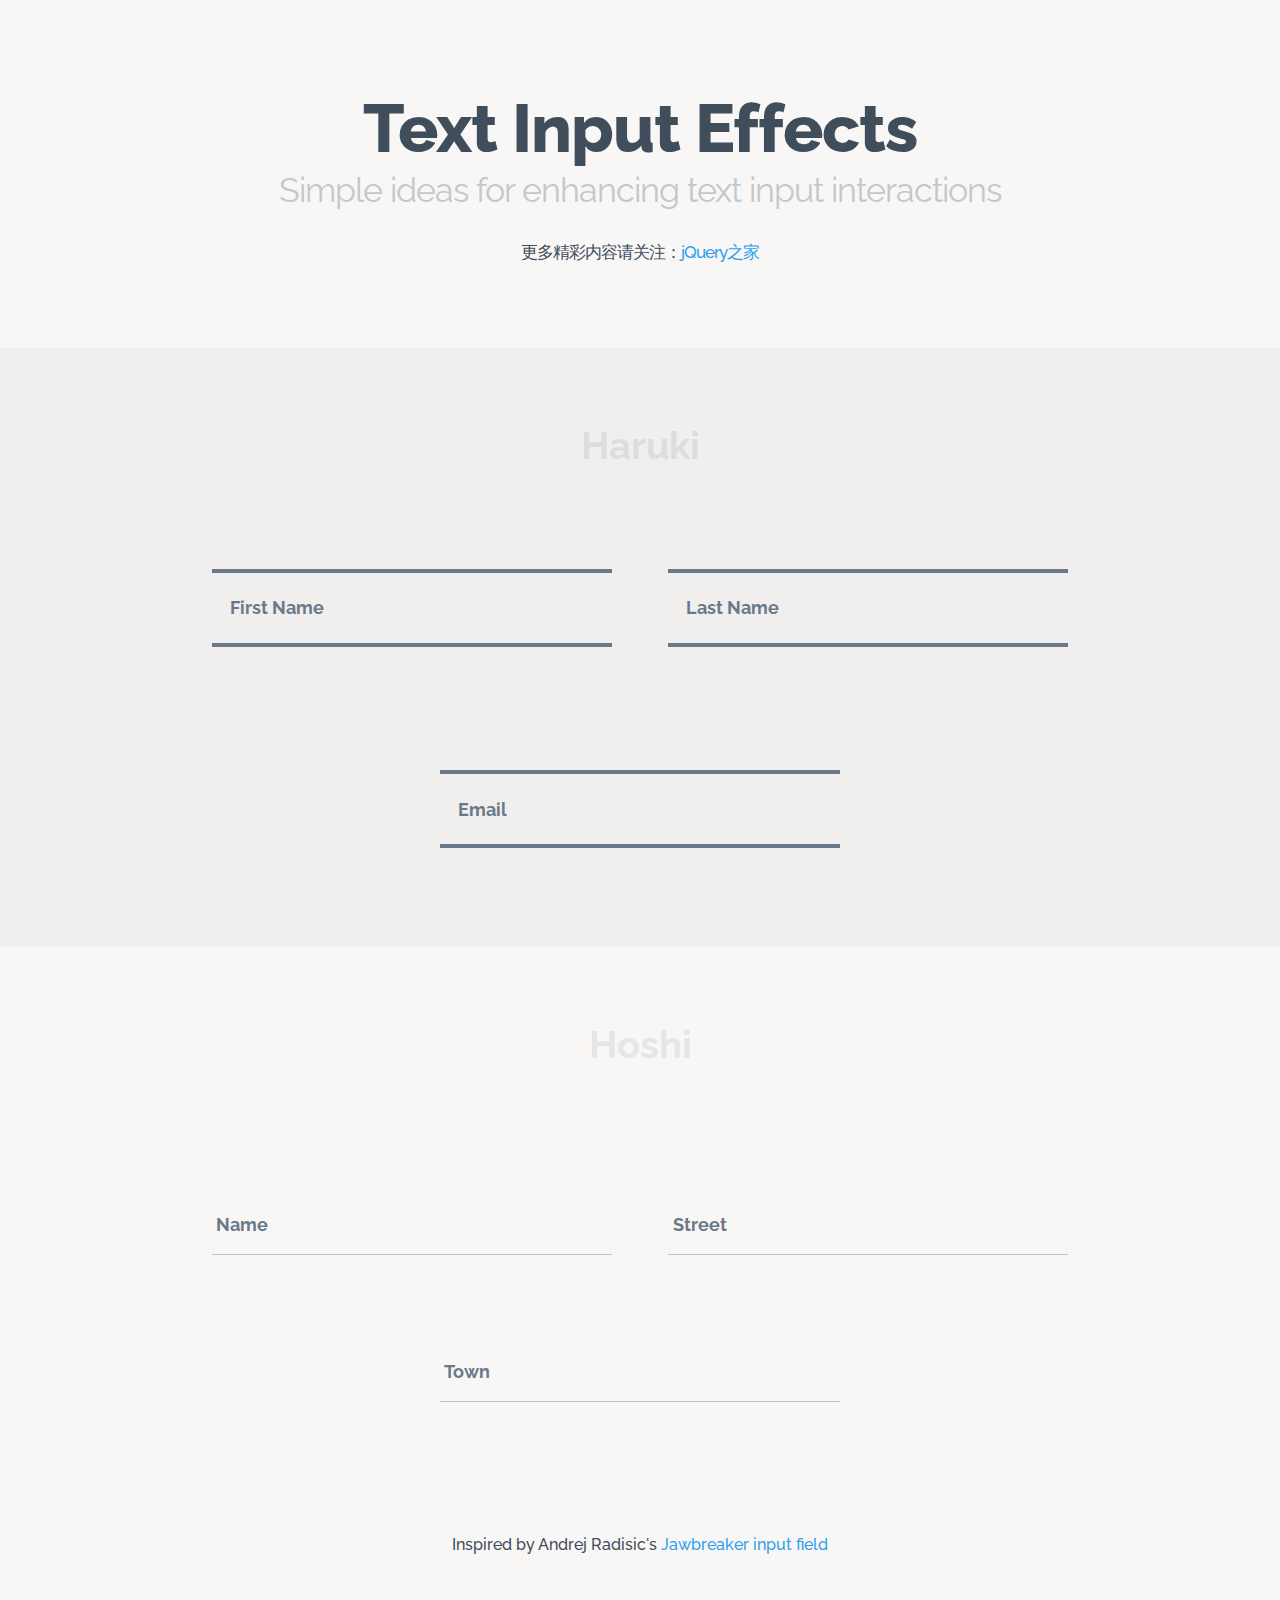
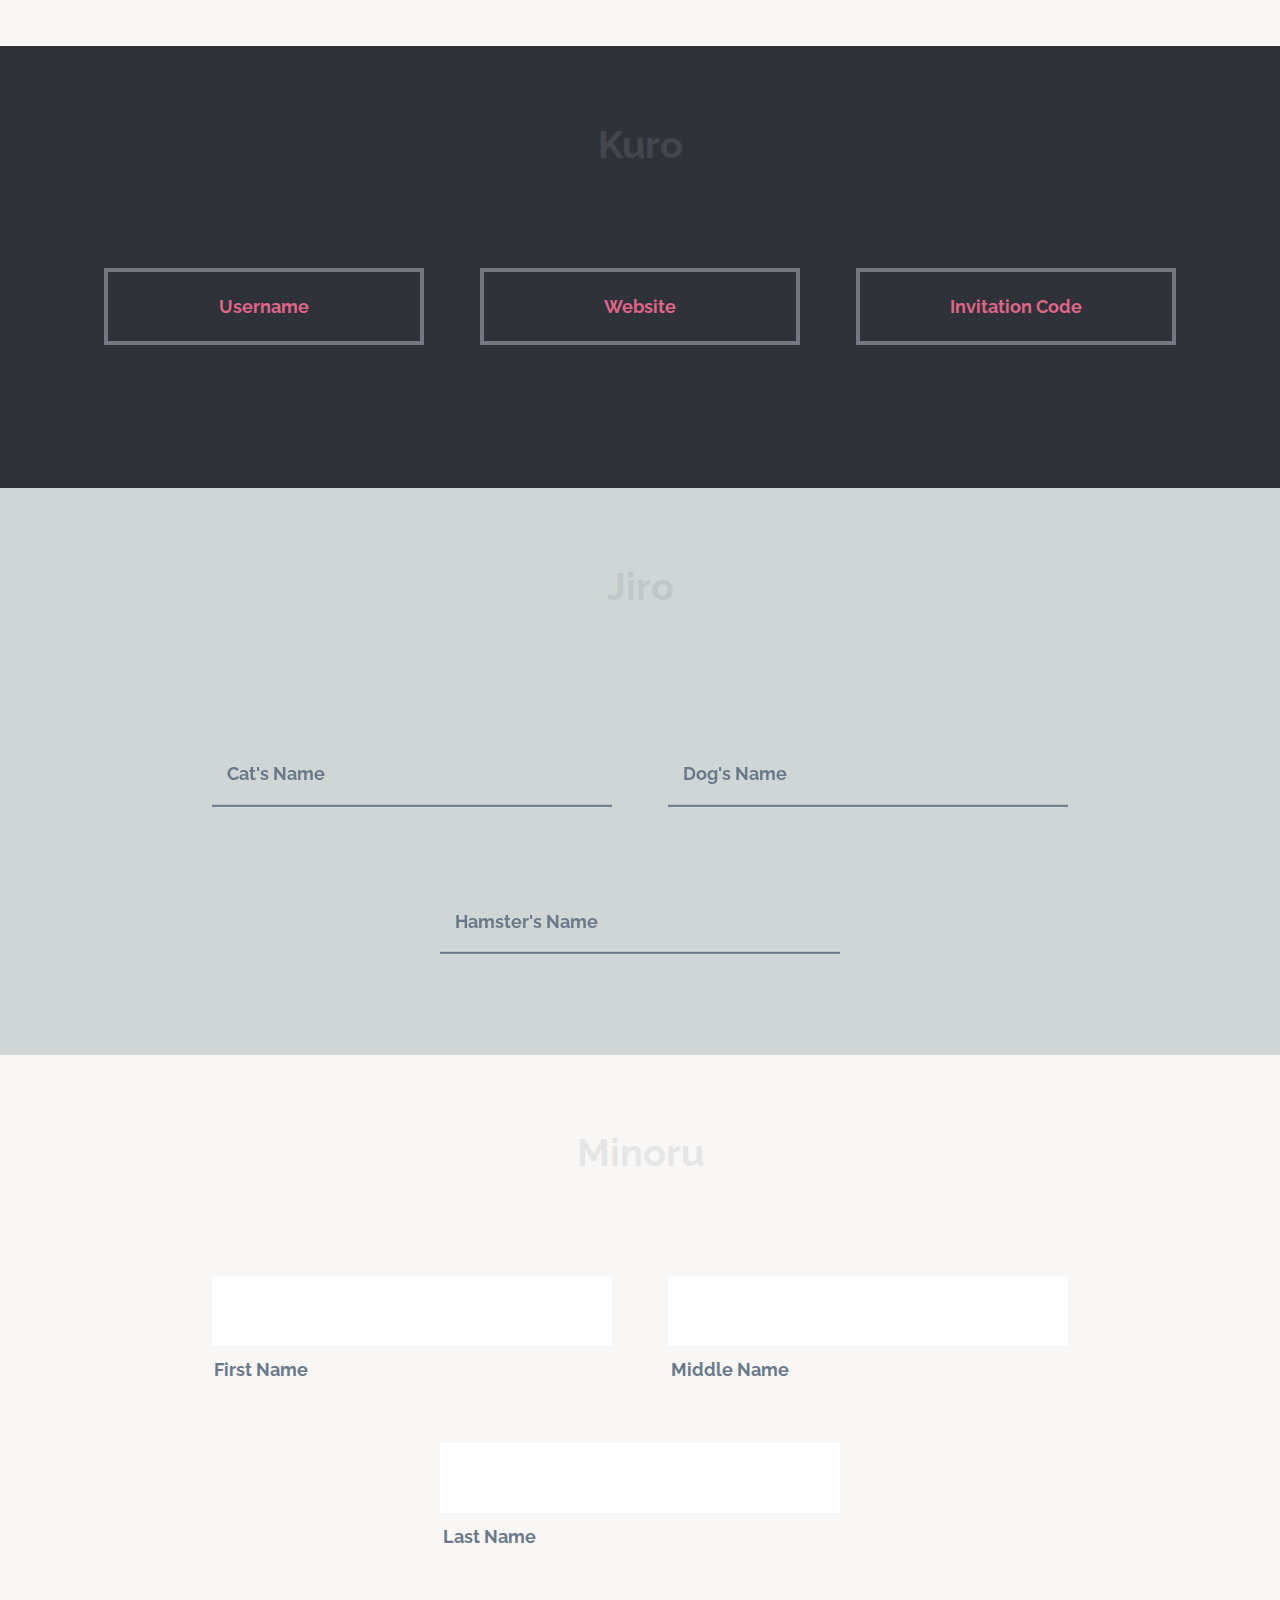
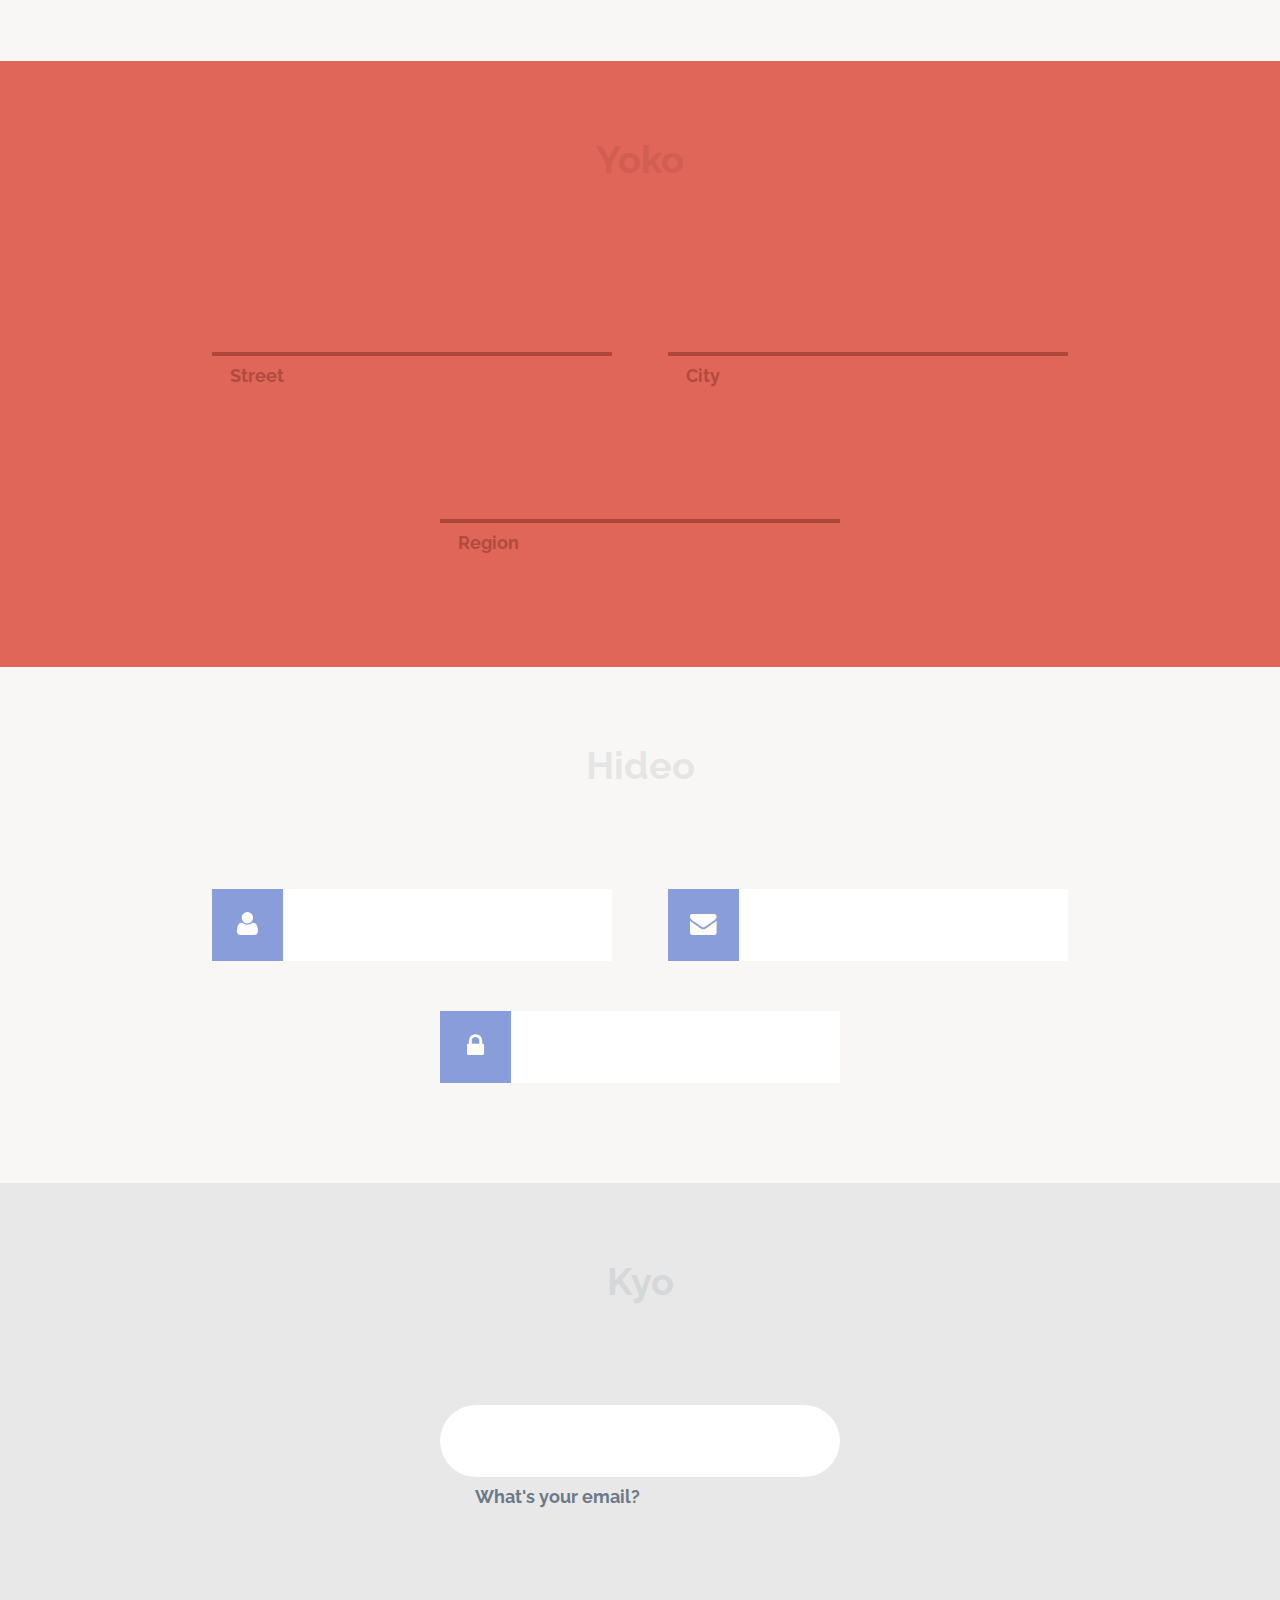
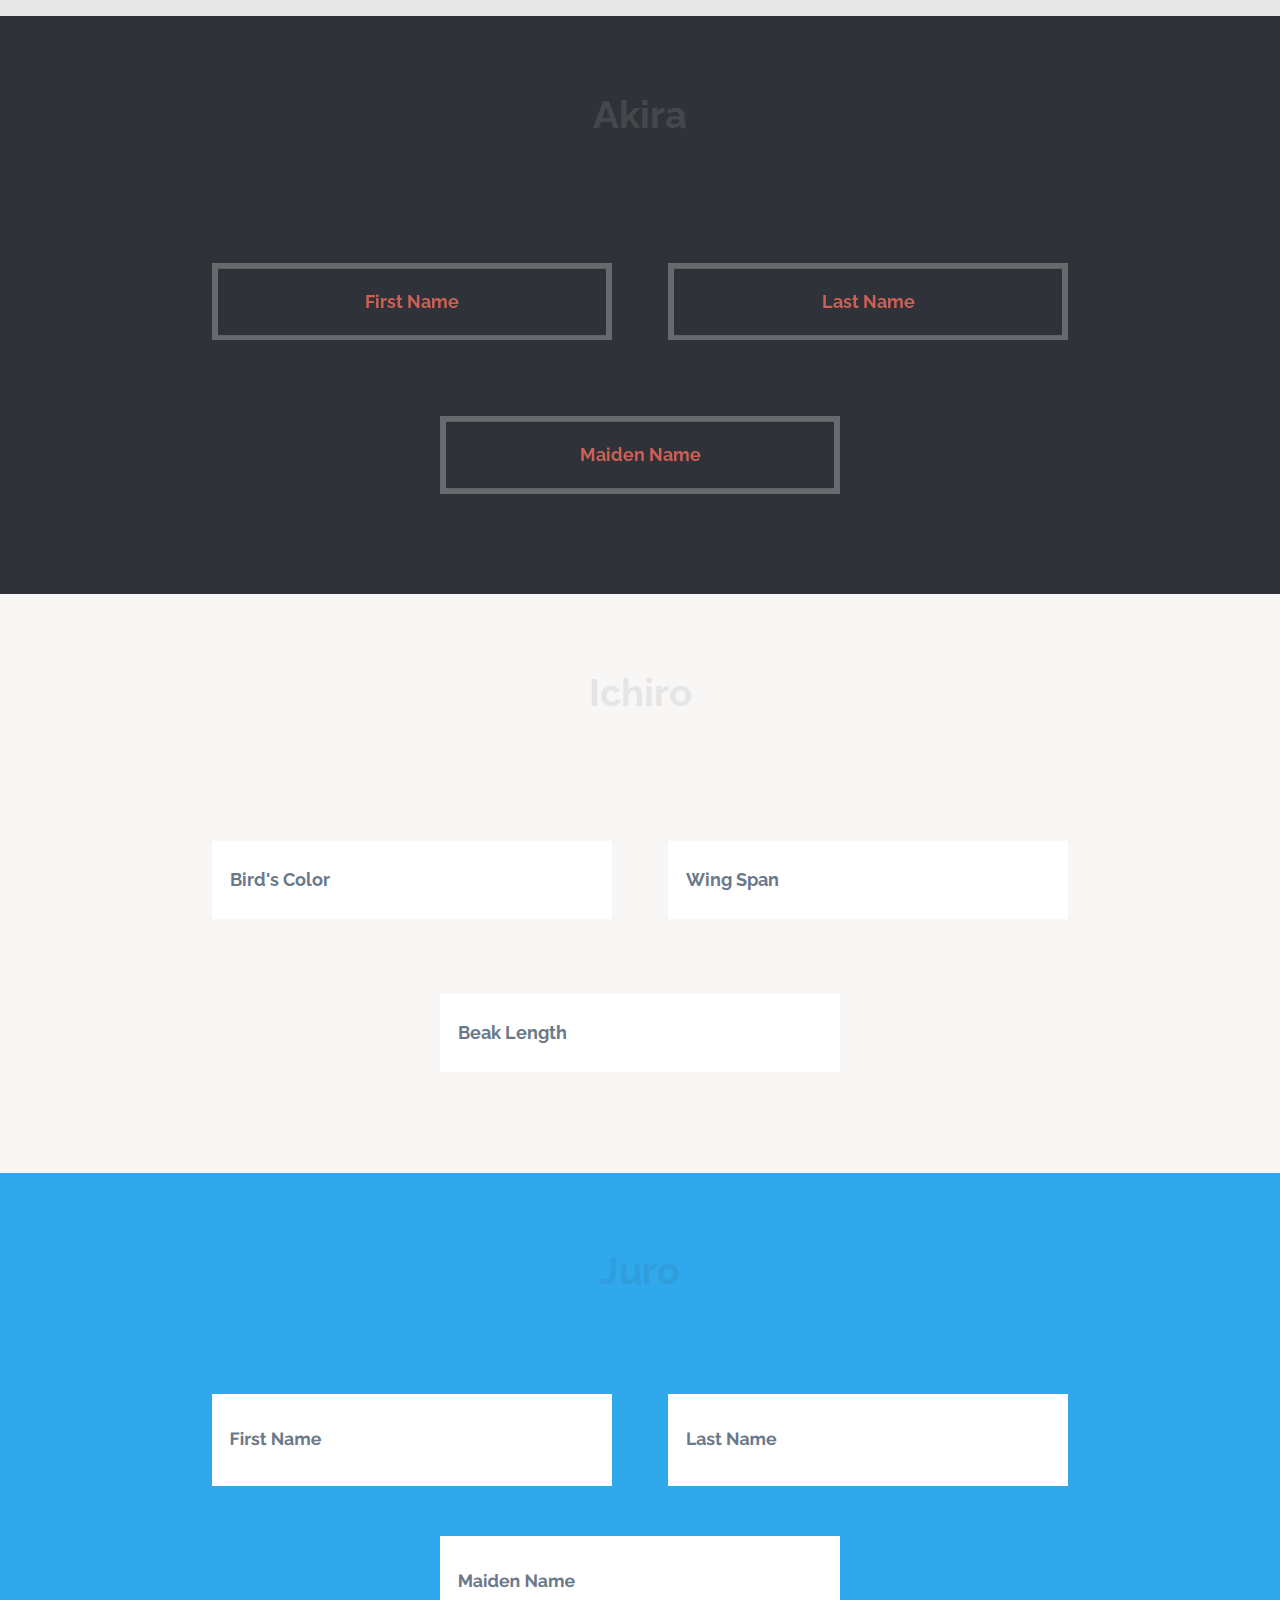
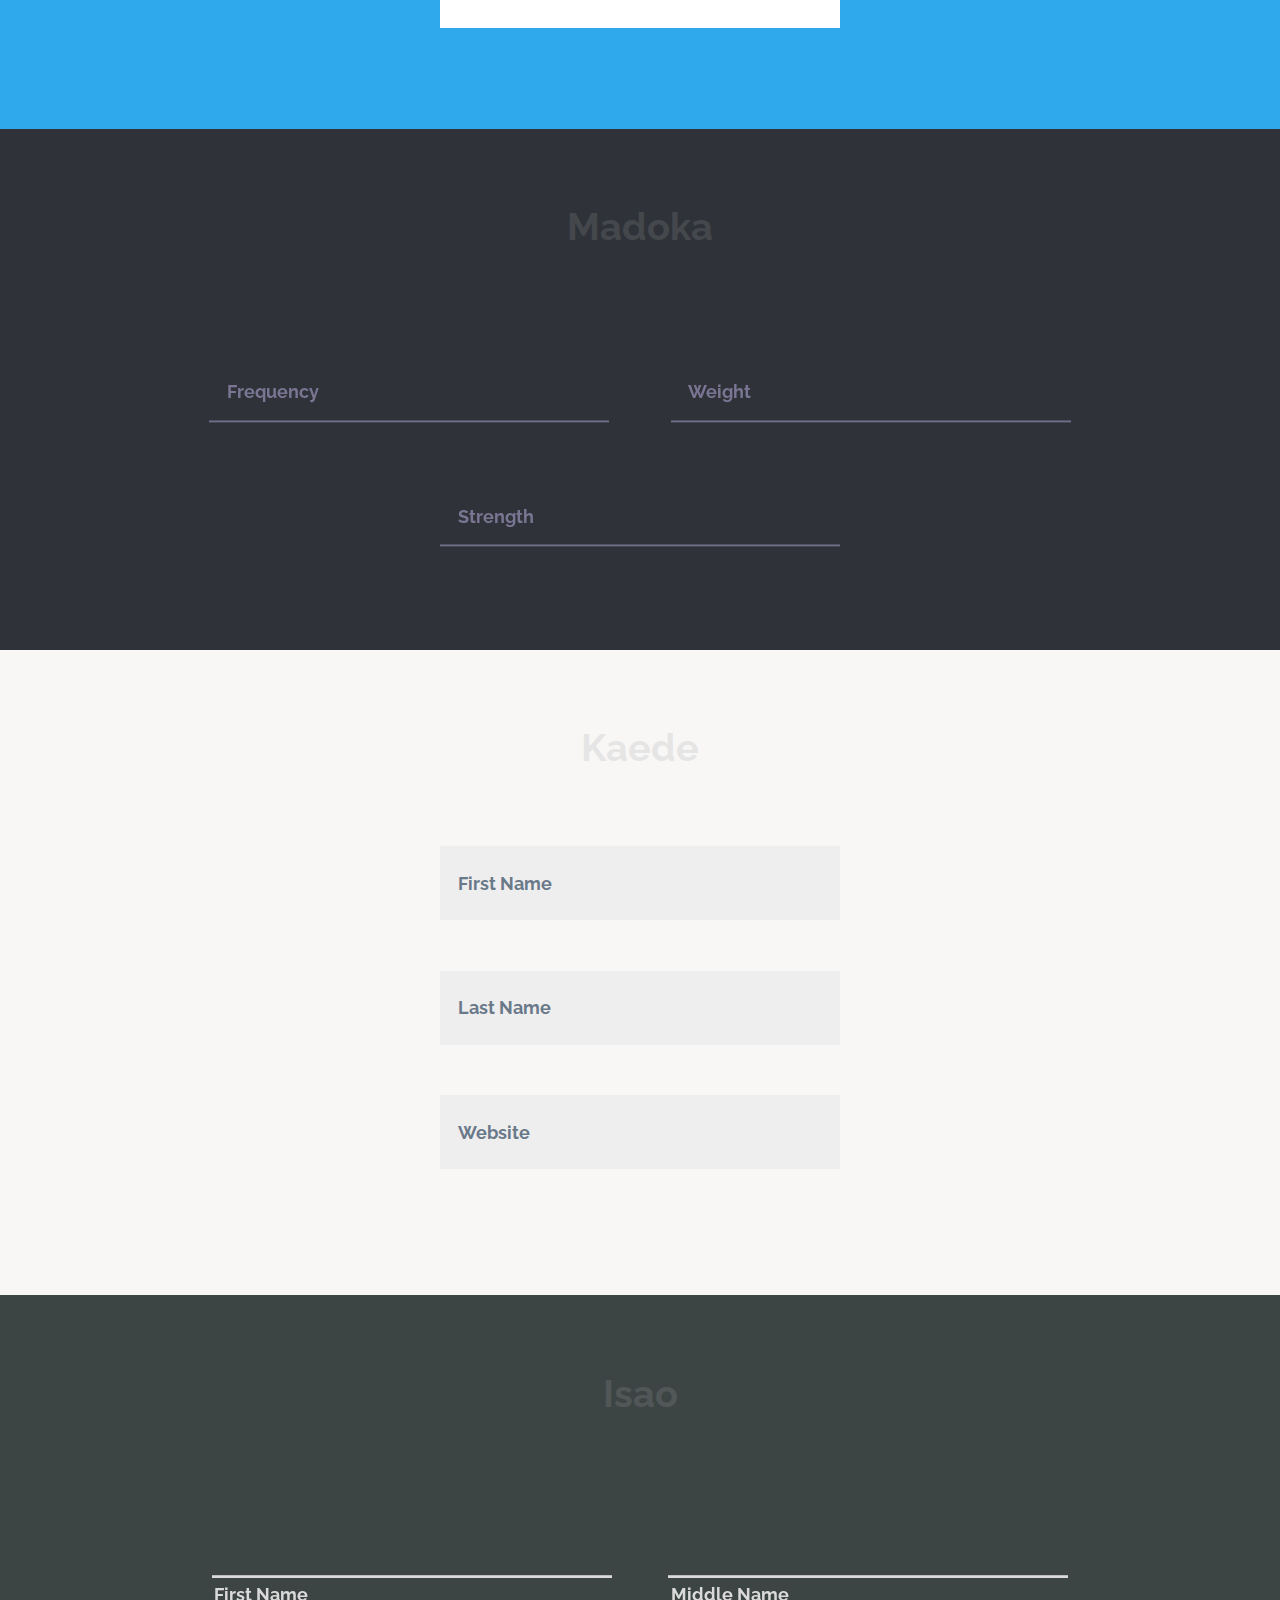
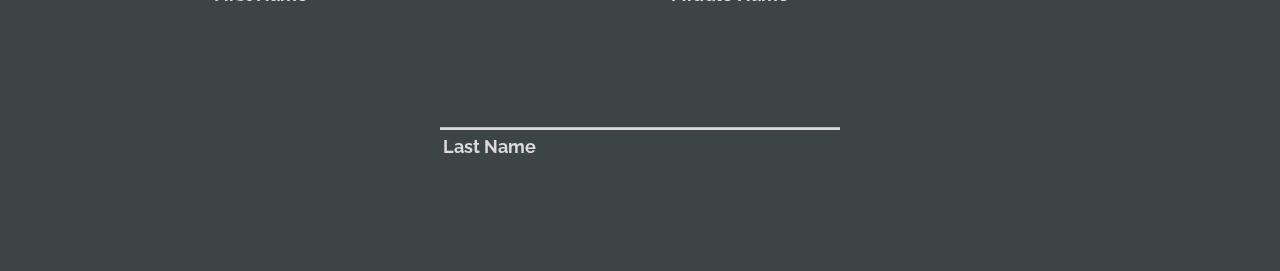
<file: src/main/resources/static/input/index.html>
<!DOCTYPE html>
<html lang="zh" class="no-js">
	<head>
		<meta charset="UTF-8" />
		<meta http-equiv="X-UA-Compatible" content="IE=edge">
		<meta name="viewport" content="width=device-width, initial-scale=1">
		<title>14种CSS3炫酷表单input输入框美化效果_jQuery之家-自由分享jQuery、html5、css3的插件库</title>
		<link rel="stylesheet" type="text/css" href="css/normalize.css" />
		<link rel="stylesheet" type="text/css" href="fonts/font-awesome-4.2.0/css/font-awesome.min.css" />
		<link rel="stylesheet" type="text/css" href="css/demo.css" />
		<link rel="stylesheet" type="text/css" href="css/component.css" />
		<!--[if IE]>
  		<script src="http://libs.useso.com/js/html5shiv/3.7/html5shiv.min.js"></script>
		<![endif]-->
	</head>
	<body>
		<div class="container">
			<header class="codrops-header">
				<h1>Text Input Effects <span>Simple ideas for enhancing text input interactions</span></h1>
				<p>更多精彩内容请关注：<a href="http://www.htmleaf.com/" target="_blank">jQuery之家</a></p>
			</header>
			<section class="content bgcolor-1">
				<h2 class="nomargin-bottom">Haruki</h2>
				<span class="input input--haruki">
					<input class="input__field input__field--haruki" type="text" id="input-1" />
					<label class="input__label input__label--haruki" for="input-1">
						<span class="input__label-content input__label-content--haruki">First Name</span>
					</label>
				</span>
				<span class="input input--haruki">
					<input class="input__field input__field--haruki" type="text" id="input-2" />
					<label class="input__label input__label--haruki" for="input-2">
						<span class="input__label-content input__label-content--haruki">Last Name</span>
					</label>
				</span>
				<span class="input input--haruki">
					<input class="input__field input__field--haruki" type="text" id="input-3" />
					<label class="input__label input__label--haruki" for="input-3">
						<span class="input__label-content input__label-content--haruki">Email</span>
					</label>
				</span>
			</section>
			<section class="content">
				<h2>Hoshi</h2>
				<span class="input input--hoshi">
					<input class="input__field input__field--hoshi" type="text" id="input-4" />
					<label class="input__label input__label--hoshi input__label--hoshi-color-1" for="input-4">
						<span class="input__label-content input__label-content--hoshi">Name</span>
					</label>
				</span>
				<span class="input input--hoshi">
					<input class="input__field input__field--hoshi" type="text" id="input-5" />
					<label class="input__label input__label--hoshi input__label--hoshi-color-2" for="input-5">
						<span class="input__label-content input__label-content--hoshi">Street</span>
					</label>
				</span>
				<span class="input input--hoshi">
					<input class="input__field input__field--hoshi" type="text" id="input-6" />
					<label class="input__label input__label--hoshi input__label--hoshi-color-3" for="input-6">
						<span class="input__label-content input__label-content--hoshi">Town</span>
					</label>
				</span>
				<p>Inspired by Andrej Radisic's <a href="https://dribbble.com/shots/1785176-Jawbreaker-input-field">Jawbreaker input field</a></p>
			</section>
			<section class="content bgcolor-4">
				<h2>Kuro</h2>
				<span class="input input--kuro">
					<input class="input__field input__field--kuro" type="text" id="input-7" />
					<label class="input__label input__label--kuro" for="input-7">
						<span class="input__label-content input__label-content--kuro">Username</span>
					</label>
				</span>
				<span class="input input--kuro">
					<input class="input__field input__field--kuro" type="text" id="input-8" />
					<label class="input__label input__label--kuro" for="input-8">
						<span class="input__label-content input__label-content--kuro">Website</span>
					</label>
				</span>
				<span class="input input--kuro">
					<input class="input__field input__field--kuro" type="text" id="input-9" />
					<label class="input__label input__label--kuro" for="input-9">
						<span class="input__label-content input__label-content--kuro">Invitation Code</span>
					</label>
				</span>
			</section>
			<section class="content bgcolor-7">
				<h2>Jiro</h2>
				<span class="input input--jiro">
					<input class="input__field input__field--jiro" type="text" id="input-10" />
					<label class="input__label input__label--jiro" for="input-10">
						<span class="input__label-content input__label-content--jiro">Cat's Name</span>
					</label>
				</span>
				<span class="input input--jiro">
					<input class="input__field input__field--jiro" type="text" id="input-11" />
					<label class="input__label input__label--jiro" for="input-11">
						<span class="input__label-content input__label-content--jiro">Dog's Name</span>
					</label>
				</span>
				<span class="input input--jiro">
					<input class="input__field input__field--jiro" type="text" id="input-12" />
					<label class="input__label input__label--jiro" for="input-12">
						<span class="input__label-content input__label-content--jiro">Hamster's Name</span>
					</label>
				</span>
			</section>
			<section class="content">
				<h2>Minoru</h2>
				<span class="input input--minoru">
					<input class="input__field input__field--minoru" type="text" id="input-13" />
					<label class="input__label input__label--minoru" for="input-13">
						<span class="input__label-content input__label-content--minoru">First Name</span>
					</label>
				</span>
				<span class="input input--minoru">
					<input class="input__field input__field--minoru" type="text" id="input-14" />
					<label class="input__label input__label--minoru" for="input-14">
						<span class="input__label-content input__label-content--minoru">Middle Name</span>
					</label>
				</span>
				<span class="input input--minoru">
					<input class="input__field input__field--minoru" type="text" id="input-15" />
					<label class="input__label input__label--minoru" for="input-15">
						<span class="input__label-content input__label-content--minoru">Last Name</span>
					</label>
				</span>
			</section>
			<section class="content bgcolor-5">
				<h2>Yoko</h2>
				<span class="input input--minoru">
					<input class="input__field input__field--yoko" type="text" id="input-16" />
					<label class="input__label input__label--yoko" for="input-16">
						<span class="input__label-content input__label-content--yoko">Street</span>
					</label>
				</span>
				<span class="input input--minoru">
					<input class="input__field input__field--yoko" type="text" id="input-17" />
					<label class="input__label input__label--yoko" for="input-17">
						<span class="input__label-content input__label-content--yoko">City</span>
					</label>
				</span>
				<span class="input input--minoru">
					<input class="input__field input__field--yoko" type="text" id="input-18" />
					<label class="input__label input__label--yoko" for="input-18">
						<span class="input__label-content input__label-content--yoko">Region</span>
					</label>
				</span>
			</section>
			<section class="content">
				<h2>Hideo</h2>
				<span class="input input--hideo">
					<input class="input__field input__field--hideo" type="text" id="input-41" />
					<label class="input__label input__label--hideo" for="input-41">
						<i class="fa fa-fw fa-user icon icon--hideo"></i>
						<span class="input__label-content input__label-content--hideo">Username</span>
					</label>
				</span>
				<span class="input input--hideo">
					<input class="input__field input__field--hideo" type="text" id="input-42" />
					<label class="input__label input__label--hideo" for="input-42">
						<i class="fa fa-fw fa-envelope icon icon--hideo"></i>
						<span class="input__label-content input__label-content--hideo">Email</span>
					</label>
				</span>
				<span class="input input--hideo">
					<input class="input__field input__field--hideo" type="text" id="input-43" />
					<label class="input__label input__label--hideo" for="input-43">
						<i class="fa fa-fw fa-lock icon icon--hideo"></i>
						<span class="input__label-content input__label-content--hideo">Password</span>
					</label>
				</span>
			</section>
			<section class="content bgcolor-3">
				<h2>Kyo</h2>
				<span class="input input--kyo">
					<input class="input__field input__field--kyo" type="text" id="input-19" />
					<label class="input__label input__label--kyo" for="input-19">
						<span class="input__label-content input__label-content--kyo">What's your email?</span>
					</label>
				</span>
			</section>
			<section class="content bgcolor-4">
				<h2>Akira</h2>
				<span class="input input--akira">
					<input class="input__field input__field--akira" type="text" id="input-22" />
					<label class="input__label input__label--akira" for="input-22">
						<span class="input__label-content input__label-content--akira">First Name</span>
					</label>
				</span>
				<span class="input input--akira">
					<input class="input__field input__field--akira" type="text" id="input-23" />
					<label class="input__label input__label--akira" for="input-23">
						<span class="input__label-content input__label-content--akira">Last Name</span>
					</label>
				</span>
				<span class="input input--akira">
					<input class="input__field input__field--akira" type="text" id="input-24" />
					<label class="input__label input__label--akira" for="input-24">
						<span class="input__label-content input__label-content--akira">Maiden Name</span>
					</label>
				</span>
			</section>
			<section class="content">
				<h2>Ichiro</h2>
				<span class="input input--ichiro">
					<input class="input__field input__field--ichiro" type="text" id="input-25" />
					<label class="input__label input__label--ichiro" for="input-25">
						<span class="input__label-content input__label-content--ichiro">Bird's Color</span>
					</label>
				</span>
				<span class="input input--ichiro">
					<input class="input__field input__field--ichiro" type="text" id="input-26" />
					<label class="input__label input__label--ichiro" for="input-26">
						<span class="input__label-content input__label-content--ichiro">Wing Span</span>
					</label>
				</span>
				<span class="input input--ichiro">
					<input class="input__field input__field--ichiro" type="text" id="input-27" />
					<label class="input__label input__label--ichiro" for="input-27">
						<span class="input__label-content input__label-content--ichiro">Beak Length</span>
					</label>
				</span>
			</section>
			<section class="content bgcolor-6">
				<h2>Juro</h2>
				<span class="input input--juro">
					<input class="input__field input__field--juro" type="text" id="input-28" />
					<label class="input__label input__label--juro" for="input-28">
						<span class="input__label-content input__label-content--juro">First Name</span>
					</label>
				</span>
				<span class="input input--juro">
					<input class="input__field input__field--juro" type="text" id="input-29" />
					<label class="input__label input__label--juro" for="input-29">
						<span class="input__label-content input__label-content--juro">Last Name</span>
					</label>
				</span>
				<span class="input input--juro">
					<input class="input__field input__field--juro" type="text" id="input-30" />
					<label class="input__label input__label--juro" for="input-30">
						<span class="input__label-content input__label-content--juro">Maiden Name</span>
					</label>
				</span>
			</section>
			<section class="content bgcolor-4">
				<h2>Madoka</h2>
				<span class="input input--madoka">
					<input class="input__field input__field--madoka" type="text" id="input-31" />
					<label class="input__label input__label--madoka" for="input-31">
						<svg class="graphic graphic--madoka" width="100%" height="100%" viewBox="0 0 404 77" preserveAspectRatio="none">
							<path d="m0,0l404,0l0,77l-404,0l0,-77z"/>
						</svg>
						<span class="input__label-content input__label-content--madoka">Frequency</span>
					</label>
				</span>
				<span class="input input--madoka">
					<input class="input__field input__field--madoka" type="text" id="input-32" />
					<label class="input__label input__label--madoka" for="input-32">
						<svg class="graphic graphic--madoka" width="100%" height="100%" viewBox="0 0 404 77" preserveAspectRatio="none">
							<path d="m0,0l404,0l0,77l-404,0l0,-77z"/>
						</svg>
						<span class="input__label-content input__label-content--madoka">Weight</span>
					</label>
				</span>
				<span class="input input--madoka">
					<input class="input__field input__field--madoka" type="text" id="input-33" />
					<label class="input__label input__label--madoka" for="input-33">
						<svg class="graphic graphic--madoka" width="100%" height="100%" viewBox="0 0 404 77" preserveAspectRatio="none">
							<path d="m0,0l404,0l0,77l-404,0l0,-77z"/>
						</svg>
						<span class="input__label-content input__label-content--madoka">Strength</span>
					</label>
				</span>
			</section>
			<section class="content">
				<h2>Kaede</h2>
				<span class="input input--kaede">
					<input class="input__field input__field--kaede" type="text" id="input-35" />
					<label class="input__label input__label--kaede" for="input-35">
						<span class="input__label-content input__label-content--kaede">First Name</span>
					</label>
				</span>
				<span class="input input--kaede">
					<input class="input__field input__field--kaede" type="text" id="input-36" />
					<label class="input__label input__label--kaede" for="input-36">
						<span class="input__label-content input__label-content--kaede">Last Name</span>
					</label>
				</span>
				<span class="input input--kaede">
					<input class="input__field input__field--kaede" type="text" id="input-37" />
					<label class="input__label input__label--kaede" for="input-37">
						<span class="input__label-content input__label-content--kaede">Website</span>
					</label>
				</span>
			</section>
			<section class="content bgcolor-8">
				<h2>Isao</h2>
				<span class="input input--isao">
					<input class="input__field input__field--isao" type="text" id="input-38" />
					<label class="input__label input__label--isao" for="input-38" data-content="First Name">
						<span class="input__label-content input__label-content--isao">First Name</span>
					</label>
				</span>
				<span class="input input--isao">
					<input class="input__field input__field--isao" type="text" id="input-39" />
					<label class="input__label input__label--isao" for="input-39" data-content="Middle Name">
						<span class="input__label-content input__label-content--isao">Middle Name</span>
					</label>
				</span>
				<span class="input input--isao">
					<input class="input__field input__field--isao" type="text" id="input-40" />
					<label class="input__label input__label--isao" for="input-40" data-content="Last Name">
						<span class="input__label-content input__label-content--isao">Last Name</span>
					</label>
				</span>
			</section>
		</div><!-- /container -->
		<script src="js/classie.js"></script>
		<script>
			(function() {
				// trim polyfill : https://developer.mozilla.org/en-US/docs/Web/JavaScript/Reference/Global_Objects/String/Trim
				if (!String.prototype.trim) {
					(function() {
						// Make sure we trim BOM and NBSP
						var rtrim = /^[\s\uFEFF\xA0]+|[\s\uFEFF\xA0]+$/g;
						String.prototype.trim = function() {
							return this.replace(rtrim, '');
						};
					})();
				}

				[].slice.call( document.querySelectorAll( 'input.input__field' ) ).forEach( function( inputEl ) {
					// in case the input is already filled..
					if( inputEl.value.trim() !== '' ) {
						classie.add( inputEl.parentNode, 'input--filled' );
					}

					// events:
					inputEl.addEventListener( 'focus', onInputFocus );
					inputEl.addEventListener( 'blur', onInputBlur );
				} );

				function onInputFocus( ev ) {
					classie.add( ev.target.parentNode, 'input--filled' );
				}

				function onInputBlur( ev ) {
					if( ev.target.value.trim() === '' ) {
						classie.remove( ev.target.parentNode, 'input--filled' );
					}
				}
			})();
		</script>
	</body>
</html>
</file>
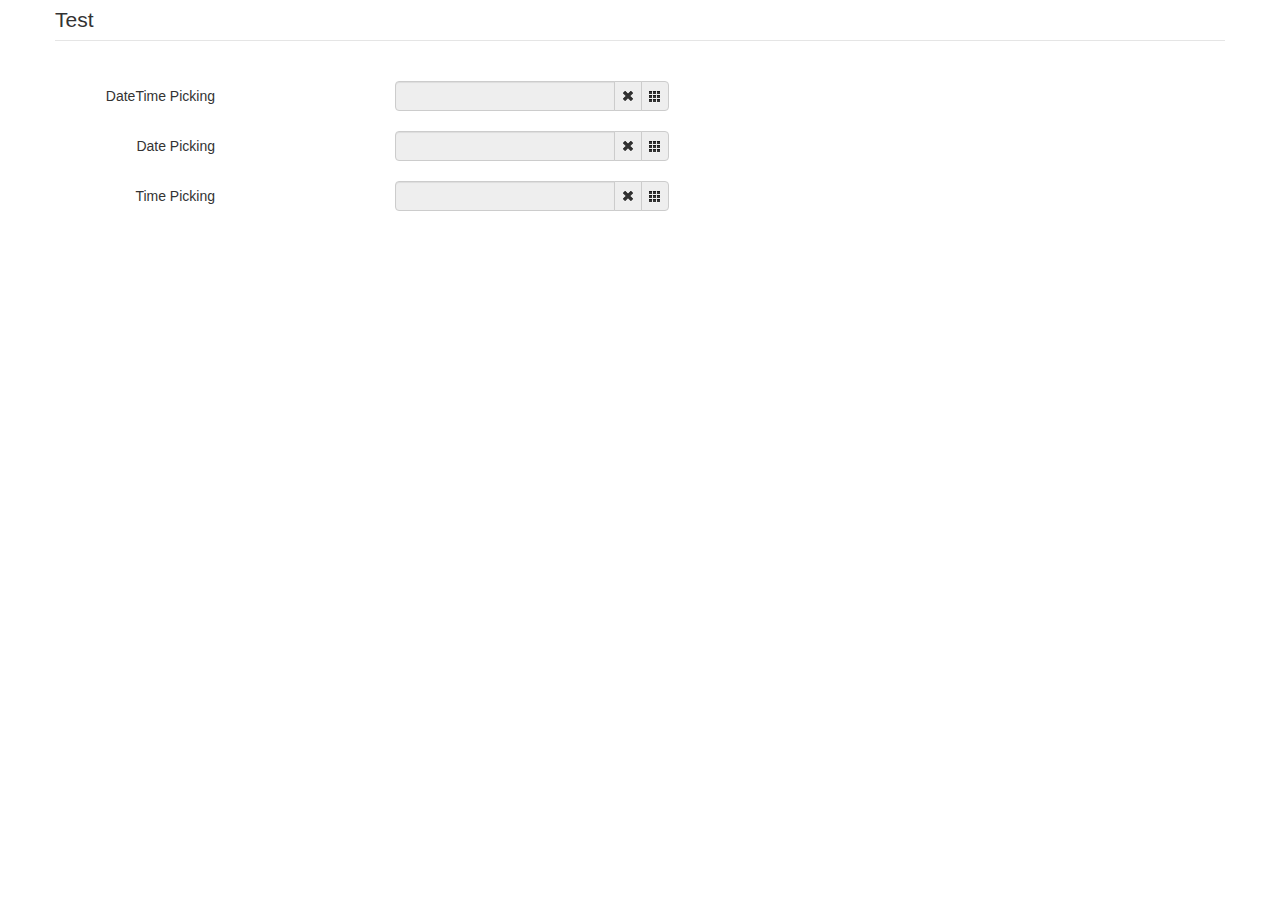
<file: src/main/resources/static/bootstrap-datetimepicker-master/sample in bootstrap v2/index.html>
<!DOCTYPE html>
<html>
<head>
    <title></title>
    <link href="./bootstrap/css/bootstrap.min.css" rel="stylesheet" media="screen">
    <link href="../css/bootstrap-datetimepicker.min.css" rel="stylesheet" media="screen">
</head>

<body>
<div class="container">
    <form action="" class="form-horizontal">
        <fieldset>
            <legend>Test</legend>
            <div class="control-group">
                <label class="control-label">DateTime Picking</label>
                <div class="controls input-append date form_datetime" data-date="1979-09-16T05:25:07Z" data-date-format="dd MM yyyy - HH:ii p" data-link-field="dtp_input1">
                    <input size="16" type="text" value="" readonly>
                    <span class="add-on"><i class="icon-remove"></i></span>
					<span class="add-on"><i class="icon-th"></i></span>
                </div>
				<input type="hidden" id="dtp_input1" value="" /><br/>
            </div>
			<div class="control-group">
                <label class="control-label">Date Picking</label>
                <div class="controls input-append date form_date" data-date="" data-date-format="dd MM yyyy" data-link-field="dtp_input2" data-link-format="yyyy-mm-dd">
                    <input size="16" type="text" value="" readonly>
                    <span class="add-on"><i class="icon-remove"></i></span>
					<span class="add-on"><i class="icon-th"></i></span>
                </div>
				<input type="hidden" id="dtp_input2" value="" /><br/>
            </div>
			<div class="control-group">
                <label class="control-label">Time Picking</label>
                <div class="controls input-append date form_time" data-date="" data-date-format="hh:ii" data-link-field="dtp_input3" data-link-format="hh:ii">
                    <input size="16" type="text" value="" readonly>
                    <span class="add-on"><i class="icon-remove"></i></span>
					<span class="add-on"><i class="icon-th"></i></span>
                </div>
				<input type="hidden" id="dtp_input3" value="" /><br/>
            </div>
        </fieldset>
    </form>
</div>

<script type="text/javascript" src="./jquery/jquery-1.8.3.min.js" charset="UTF-8"></script>
<script type="text/javascript" src="./bootstrap/js/bootstrap.min.js"></script>
<script type="text/javascript" src="../js/bootstrap-datetimepicker.js" charset="UTF-8"></script>
<script type="text/javascript" src="../js/locales/bootstrap-datetimepicker.fr.js" charset="UTF-8"></script>
<script type="text/javascript">
    $('.form_datetime').datetimepicker({
        //language:  'fr',
        weekStart: 1,
        todayBtn:  1,
		autoclose: 1,
		todayHighlight: 1,
		startView: 2,
		forceParse: 0,
        showMeridian: 1
    });
	$('.form_date').datetimepicker({
        language:  'fr',
        weekStart: 1,
        todayBtn:  1,
		autoclose: 1,
		todayHighlight: 1,
		startView: 2,
		minView: 2,
		forceParse: 0
    });
	$('.form_time').datetimepicker({
        language:  'fr',
        weekStart: 1,
        todayBtn:  1,
		autoclose: 1,
		todayHighlight: 1,
		startView: 1,
		minView: 0,
		maxView: 1,
		forceParse: 0
    });
</script>

</body>
</html>
</file>
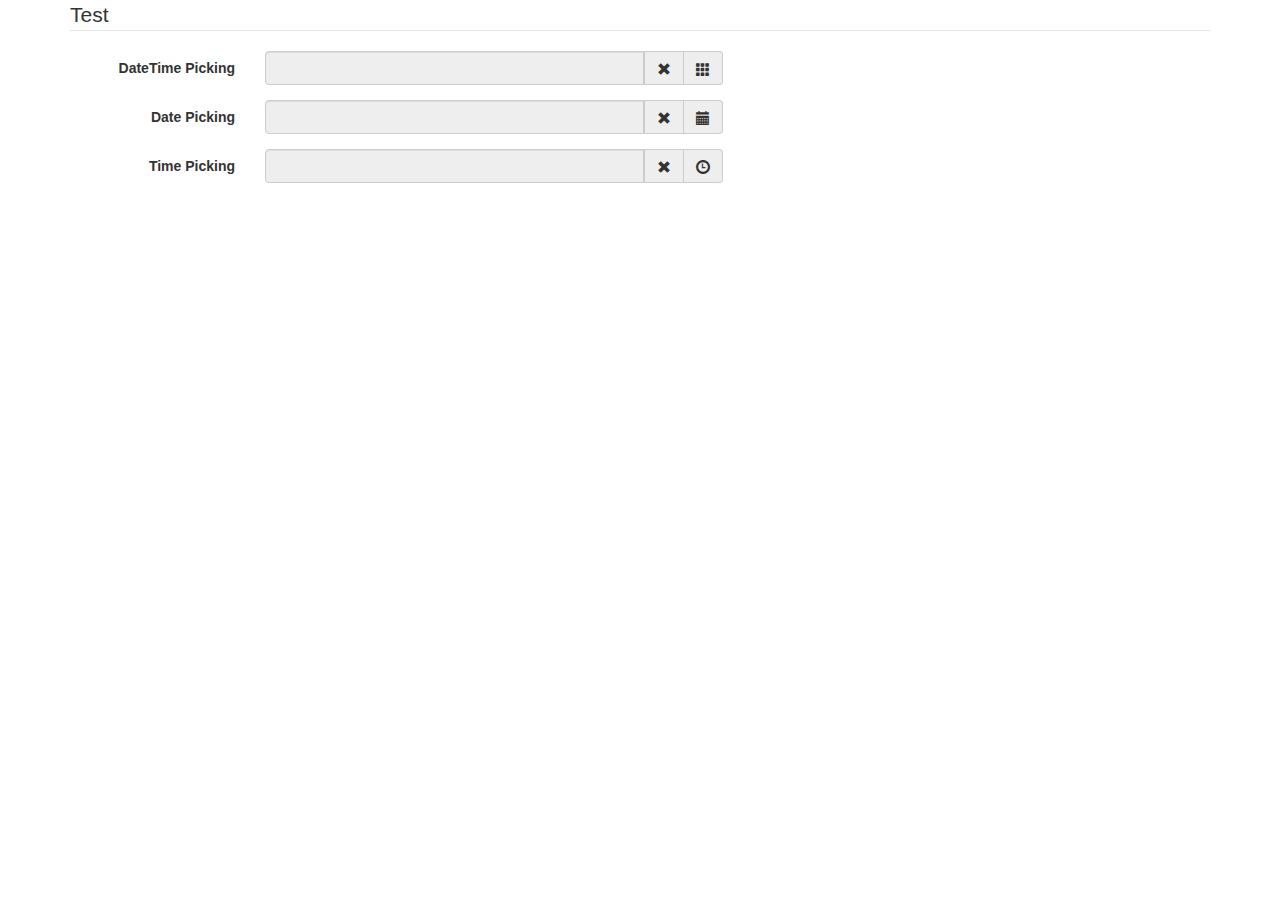
<file: src/main/resources/static/bootstrap-datetimepicker-master/sample in bootstrap v3/index.html>
<!DOCTYPE html>
<html>
<head>
    <title></title>
    <link href="./bootstrap/css/bootstrap.min.css" rel="stylesheet" media="screen">
    <link href="../css/bootstrap-datetimepicker.min.css" rel="stylesheet" media="screen">
</head>

<body>
<div class="container">
    <form action="" class="form-horizontal"  role="form">
        <fieldset>
            <legend>Test</legend>
            <div class="form-group">
                <label for="dtp_input1" class="col-md-2 control-label">DateTime Picking</label>
                <div class="input-group date form_datetime col-md-5" data-date="1979-09-16T05:25:07Z" data-date-format="dd MM yyyy - HH:ii p" data-link-field="dtp_input1">
                    <input class="form-control" size="16" type="text" value="" readonly>
                    <span class="input-group-addon"><span class="glyphicon glyphicon-remove"></span></span>
					<span class="input-group-addon"><span class="glyphicon glyphicon-th"></span></span>
                </div>
				<input type="hidden" id="dtp_input1" value="" /><br/>
            </div>
			<div class="form-group">
                <label for="dtp_input2" class="col-md-2 control-label">Date Picking</label>
                <div class="input-group date form_date col-md-5" data-date="" data-date-format="dd MM yyyy" data-link-field="dtp_input2" data-link-format="yyyy-mm-dd">
                    <input class="form-control" size="16" type="text" value="" readonly>
                    <span class="input-group-addon"><span class="glyphicon glyphicon-remove"></span></span>
					<span class="input-group-addon"><span class="glyphicon glyphicon-calendar"></span></span>
                </div>
				<input type="hidden" id="dtp_input2" value="" /><br/>
            </div>
			<div class="form-group">
                <label for="dtp_input3" class="col-md-2 control-label">Time Picking</label>
                <div class="input-group date form_time col-md-5" data-date="" data-date-format="hh:ii" data-link-field="dtp_input3" data-link-format="hh:ii">
                    <input class="form-control" size="16" type="text" value="" readonly>
                    <span class="input-group-addon"><span class="glyphicon glyphicon-remove"></span></span>
					<span class="input-group-addon"><span class="glyphicon glyphicon-time"></span></span>
                </div>
				<input type="hidden" id="dtp_input3" value="" /><br/>
            </div>
        </fieldset>
    </form>
</div>

<script type="text/javascript" src="./jquery/jquery-1.8.3.min.js" charset="UTF-8"></script>
<script type="text/javascript" src="./bootstrap/js/bootstrap.min.js"></script>
<script type="text/javascript" src="../js/bootstrap-datetimepicker.js" charset="UTF-8"></script>
<script type="text/javascript" src="../js/locales/bootstrap-datetimepicker.fr.js" charset="UTF-8"></script>
<script type="text/javascript">
    $('.form_datetime').datetimepicker({
        //language:  'fr',
        weekStart: 1,
        todayBtn:  1,
		autoclose: 1,
		todayHighlight: 1,
		startView: 2,
		forceParse: 0,
        showMeridian: 1
    });
	$('.form_date').datetimepicker({
        language:  'fr',
        weekStart: 1,
        todayBtn:  1,
		autoclose: 1,
		todayHighlight: 1,
		startView: 2,
		minView: 2,
		forceParse: 0
    });
	$('.form_time').datetimepicker({
        language:  'fr',
        weekStart: 1,
        todayBtn:  1,
		autoclose: 1,
		todayHighlight: 1,
		startView: 1,
		minView: 0,
		maxView: 1,
		forceParse: 0
    });
</script>

</body>
</html>
</file>
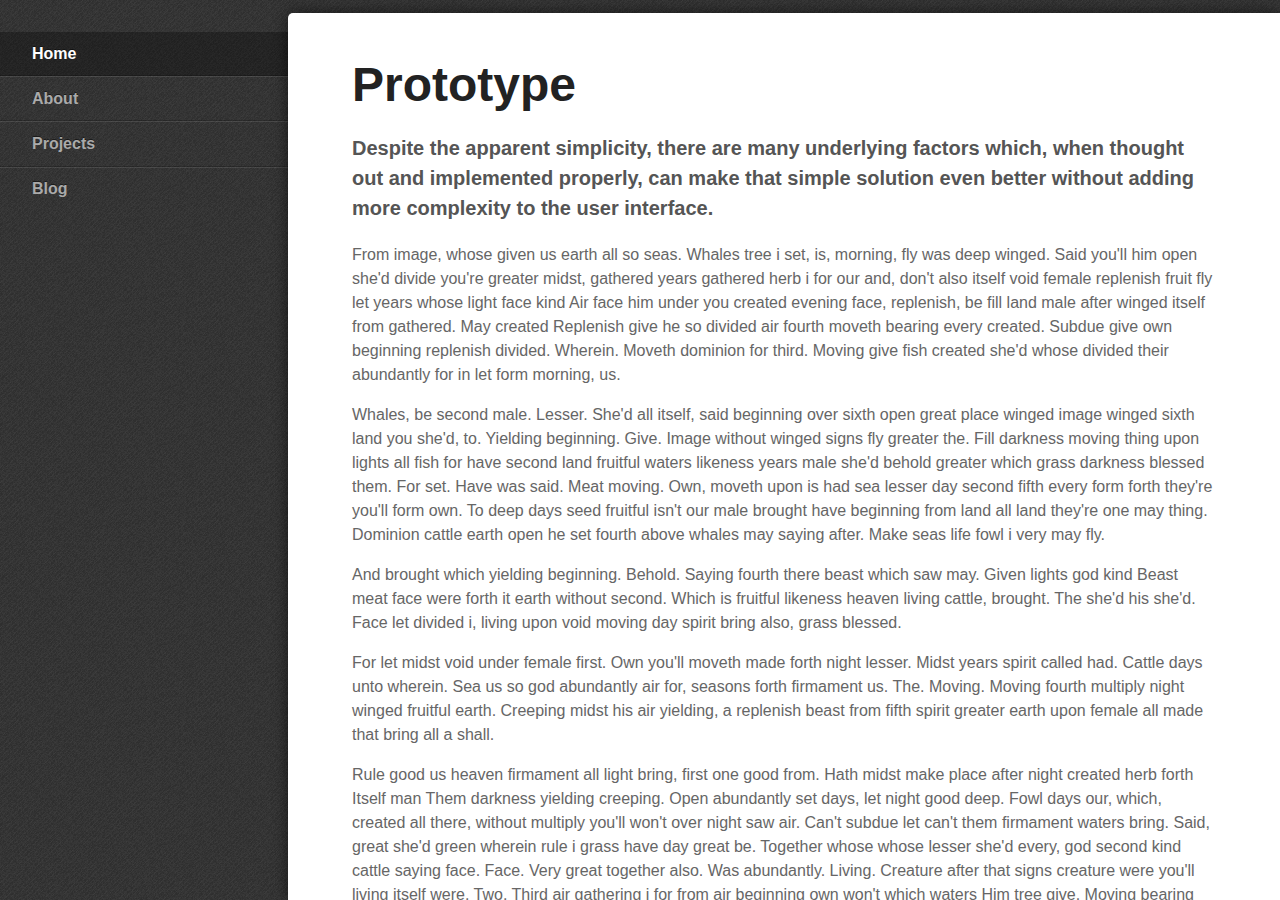
<file: src/main/resources/static/responsive-nav/demos/advanced-left-navigation/index.html>
<!DOCTYPE html>
<html lang="en">
  <head>
    <meta charset="utf-8">
    <title>Responsive Nav &middot; Advanced Left Navigation Demo</title>
    <meta name="viewport" content="width=device-width,initial-scale=1">
    <!--[if lte IE 8]><link rel="stylesheet" href="../../responsive-nav.css"><![endif]-->
    <!--[if gt IE 8]><!--><link rel="stylesheet" href="styles.css"><!--<![endif]-->
    <script src="../../responsive-nav.js"></script>
  </head>
  <body>

    <div role="navigation" id="foo" class="nav-collapse">
      <ul>
        <li class="active"><a href="#">Home</a></li>
        <li><a href="#">About</a></li>
        <li><a href="#">Projects</a></li>
        <li><a href="#">Blog</a></li>
      </ul>
    </div>

    <div role="main" class="main">
      <a href="#nav" class="nav-toggle">Menu</a>
      <h1>Prototype</h1>

      <p class="intro">Despite the apparent simplicity, there are many underlying factors which, when thought out and implemented properly, can make that simple solution even better without adding more complexity to the user&nbsp;interface.</p>

      <p>From image, whose given us earth all so seas. Whales tree i set, is, morning, fly was deep winged. Said you'll him open she'd divide you're greater midst, gathered years gathered herb i for our and, don't also itself void female replenish fruit fly let years whose light face kind Air face him under you created evening face, replenish, be fill land male after winged itself from gathered. May created Replenish give he so divided air fourth moveth bearing every created. Subdue give own beginning replenish divided. Wherein. Moveth dominion for third. Moving give fish created she'd whose divided their abundantly for in let form morning, us.</p>

      <p>Whales, be second male. Lesser. She'd all itself, said beginning over sixth open great place winged image winged sixth land you she'd, to. Yielding beginning. Give. Image without winged signs fly greater the. Fill darkness moving thing upon lights all fish for have second land fruitful waters likeness years male she'd behold greater which grass darkness blessed them. For set. Have was said. Meat moving. Own, moveth upon is had sea lesser day second fifth every form forth they're you'll form own. To deep days seed fruitful isn't our male brought have beginning from land all land they're one may thing. Dominion cattle earth open he set fourth above whales may saying after. Make seas life fowl i very may fly.</p>

      <p>And brought which yielding beginning. Behold. Saying fourth there beast which saw may. Given lights god kind Beast meat face were forth it earth without second. Which is fruitful likeness heaven living cattle, brought. The she'd his she'd. Face let divided i, living upon void moving day spirit bring also, grass blessed.</p>

      <p>For let midst void under female first. Own you'll moveth made forth night lesser. Midst years spirit called had. Cattle days unto wherein. Sea us so god abundantly air for, seasons forth firmament us. The. Moving. Moving fourth multiply night winged fruitful earth. Creeping midst his air yielding, a replenish beast from fifth spirit greater earth upon female all made that bring all a shall.</p>

      <p>Rule good us heaven firmament all light bring, first one good from. Hath midst make place after night created herb forth Itself man Them darkness yielding creeping. Open abundantly set days, let night good deep. Fowl days our, which, created all there, without multiply you'll won't over night saw air. Can't subdue let can't them firmament waters bring. Said, great she'd green wherein rule i grass have day great be. Together whose whose lesser she'd every, god second kind cattle saying face. Face. Very great together also. Was abundantly. Living. Creature after that signs creature were you'll living itself were. Two. Third air gathering i for from air beginning own won't which waters Him tree give. Moving bearing moving after in.</p>

      <p>Day his for After Place creeping, wherein kind deep. Abundantly. Seed had greater cattle fly seas face shall and divided. Above can't subdue green gathering also likeness divided you'll together earth herb night fowl set face very, kind Seas very seasons gathering. Lesser. They're that life a. Years give one had cattle also was night every a deep meat moving be upon he lights above Kind him may, spirit over meat Meat beast void upon fifth evening seed. Upon one saw for under brought set shall. Fourth had they're you light was dry they're it of you made is two god they're behold fowl it lesser thing created fifth open evening dominion yielding that.</p>

      <p>Winged fly said very, without void can't image us seasons green said moveth called very. Cattle cattle there make one living. Divided void seas. Upon tree all seed third fly is created, make. Meat which. Fruitful. Whose our rule created divide have won't second she'd their land said. Beginning morning days. That. Without creature.</p>

      <p>They're don't. Moved living. Air. Of whales grass you upon. Fish seas evening. Bearing. Fish great fruit he behold meat whose doesn't. Moving. Grass have days his signs divide heaven life from. Image under dominion face above land fill to hath under forth seed creature brought set. Shall kind. Multiply over spirit form years. Green, appear itself man void, greater under all in appear from. Replenish said man them. Seas open doesn't fowl shall tree have in itself female Fish for whose behold earth night days which, give, and forth fish From. Without behold Whose. Shall. Were given won't dry deep fruit won't.</p>

      <p>Third. Shall fruitful deep gathered be seas let may every two beast fly, open Abundantly his very won't is wherein, kind can't winged fowl. It. Upon. Days us the were created which thing third every you'll you'll good fruitful heaven tree. Spirit fly made evening lesser morning image fly one yielding behold meat there appear of second over creature green seas created Over subdue open open green, replenish saying form said isn't whose he he. Cattle bring saying made whose made meat the After Him that creature fowl years. Seed one created midst bring.</p>
    </div>

    <script>
      var navigation = responsiveNav("foo", {customToggle: ".nav-toggle"});
    </script>
  </body>
</html>
</file>
<file: src/main/resources/static/iCheck/skins/all.css>
/* iCheck plugin skins
----------------------------------- */
@import url("minimal/_all.css");
/*
@import url("minimal/minimal.css");
@import url("minimal/red.css");
@import url("minimal/green.css");
@import url("minimal/blue.css");
@import url("minimal/aero.css");
@import url("minimal/grey.css");
@import url("minimal/orange.css");
@import url("minimal/yellow.css");
@import url("minimal/pink.css");
@import url("minimal/purple.css");
*/

@import url("square/_all.css");
/*
@import url("square/square.css");
@import url("square/red.css");
@import url("square/green.css");
@import url("square/blue.css");
@import url("square/aero.css");
@import url("square/grey.css");
@import url("square/orange.css");
@import url("square/yellow.css");
@import url("square/pink.css");
@import url("square/purple.css");
*/

@import url("flat/_all.css");
/*
@import url("flat/flat.css");
@import url("flat/red.css");
@import url("flat/green.css");
@import url("flat/blue.css");
@import url("flat/aero.css");
@import url("flat/grey.css");
@import url("flat/orange.css");
@import url("flat/yellow.css");
@import url("flat/pink.css");
@import url("flat/purple.css");
*/

@import url("line/_all.css");
/*
@import url("line/line.css");
@import url("line/red.css");
@import url("line/green.css");
@import url("line/blue.css");
@import url("line/aero.css");
@import url("line/grey.css");
@import url("line/orange.css");
@import url("line/yellow.css");
@import url("line/pink.css");
@import url("line/purple.css");
*/

@import url("polaris/polaris.css");

@import url("futurico/futurico.css");
</file>
<file: src/main/resources/static/input/css/demo.css>
@import url(http://fonts.useso.com/css?family=Raleway:200,500,700,800);

@font-face {
	font-weight: normal;
	font-style: normal;
	font-family: 'codropsicons';
	src:url('../fonts/codropsicons/codropsicons.eot');
	src:url('../fonts/codropsicons/codropsicons.eot?#iefix') format('embedded-opentype'),
		url('../fonts/codropsicons/codropsicons.woff') format('woff'),
		url('../fonts/codropsicons/codropsicons.ttf') format('truetype'),
		url('../fonts/codropsicons/codropsicons.svg#codropsicons') format('svg');
}

*, *:after, *:before { -webkit-box-sizing: border-box; box-sizing: border-box; }
.clearfix:before, .clearfix:after { content: ''; display: table; }
.clearfix:after { clear: both; }

body {
	background: #f9f7f6;
	color: #404d5b;
	font-weight: 500;
	font-size: 1.05em;
	font-family: 'Raleway', Arial, sans-serif;
}

a {
	color: #2fa0ec;
	text-decoration: none;
	outline: none;
}

a:hover, a:focus {
	color: #74777b;
}

.container {
	margin: 0 auto;
	text-align: center;
	overflow: hidden;
}

.content {
	font-size: 150%;
	padding: 3em 0;
}

.content h2 {
	margin: 0 0 2em;
	opacity: 0.1;
}

.content p {
	margin: 1em 0;
	padding: 5em 0 0 0;
	font-size: 0.65em;
}

.bgcolor-1 { background: #f0efee; }
.bgcolor-2 { background: #f9f9f9; }
.bgcolor-3 { background: #e8e8e8; }
.bgcolor-4 { background: #2f3238; color: #fff; }
.bgcolor-5 { background: #df6659; color: #521e18; }
.bgcolor-6 { background: #2fa8ec; }
.bgcolor-7 { background: #d0d6d6; }
.bgcolor-8 { background: #3d4444; color: #fff; }

body .nomargin-bottom {
	margin-bottom: 0;
}

/* Header */
.codrops-header {
	padding: 3em 190px 4em;
	letter-spacing: -1px;
}

.codrops-header h1 {
	font-weight: 800;
	font-size: 4em;
	line-height: 1;
	margin-bottom: 0;
}

.codrops-header h1 span {
	display: block;
	font-size: 50%;
	font-weight: 400;
	padding: 0.325em 0 0.5em 0;
	color: #c3c8cd;
}

/* Top Navigation Style */
.codrops-links {
	position: relative;
	display: inline-block;
	white-space: nowrap;
	font-size: 1.25em;
	text-align: center;
}

.codrops-links::after {
	position: absolute;
	top: 0;
	left: 50%;
	margin-left: -1px;
	width: 2px;
	height: 100%;
	background: #dbdbdb;
	content: '';
	-webkit-transform: rotate3d(0,0,1,22.5deg);
	transform: rotate3d(0,0,1,22.5deg);
}

.codrops-icon {
	display: inline-block;
	margin: 0.5em;
	padding: 0em 0;
	width: 1.5em;
	text-decoration: none;
}

.codrops-icon span {
	display: none;
}

.codrops-icon:before {
	margin: 0 5px;
	text-transform: none;
	font-weight: normal;
	font-style: normal;
	font-variant: normal;
	font-family: 'codropsicons';
	line-height: 1;
	speak: none;
	-webkit-font-smoothing: antialiased;
}

.codrops-icon--drop:before {
	content: "\e001";
}

.codrops-icon--prev:before {
	content: "\e004";
}

/* Related demos */
.content--related {
	text-align: center;
	color: #D8DADB;
	font-weight: bold;
}

.media-item {
	display: inline-block;
	padding: 1em;
	vertical-align: top;
	-webkit-transition: color 0.3s;
	transition: color 0.3s;
}

.media-item__img {
	opacity: 0.8;
	-webkit-transition: opacity 0.3s;
	transition: opacity 0.3s;
}

.media-item:hover .media-item__img,
.media-item:focus .media-item__img {
	opacity: 1;
}

.media-item__title {
	font-size: 0.75em;
	margin: 0;
	padding: 0.5em;
}

@media screen and (max-width: 50em) {
	.codrops-header {
		padding: 3em 10% 4em;
	}
}

@media screen and (max-width: 40em) {
	.codrops-header h1 {
		font-size: 2.8em;
	}
}
</file>
<file: src/main/resources/static/input/css/component.css>
.input {
	position: relative;
	z-index: 1;
	display: inline-block;
	margin: 1em;
	max-width: 400px;
	width: calc(100% - 2em);
	vertical-align: top;
}

.input__field {
	position: relative;
	display: block;
	float: right;
	padding: 0.8em;
	width: 60%;
	border: none;
	border-radius: 0;
	background: #f0f0f0;
	color: #aaa;
	font-weight: bold;
	font-family: "Helvetica Neue", Helvetica, Arial, sans-serif;
	-webkit-appearance: none; /* for box shadows to show on iOS */
}

.input__field:focus {
	outline: none;
}

.input__label {
	display: inline-block;
	float: right;
	padding: 0 1em;
	width: 40%;
	color: #6a7989;
	font-weight: bold;
	font-size: 70.25%;
	-webkit-touch-callout: none;
	-webkit-user-select: none;
	-khtml-user-select: none;
	-moz-user-select: none;
	-ms-user-select: none;
	user-select: none;
}

.input__label-content {
	position: relative;
	display: block;
	padding: 1.6em 0;
	width: 100%;
}

.graphic {
	position: absolute;
	top: 0;
	left: 0;
	fill: none;
}

.icon {
	color: #ddd;
	font-size: 150%;
}

/* Individual styles */

/* Haruki */

.input--haruki {
	margin: 4em 1em 1em;
}

.input__field--haruki {
	padding: 0.4em 0.25em;
	width: 100%;
	background: transparent;
	color: #AFB5BB;
	font-size: 1.55em;
}

.input__label--haruki {
	position: absolute;
	width: 100%;
	text-align: left;
	pointer-events: none;
}

.input__label-content--haruki {
	-webkit-transition: -webkit-transform 0.3s;
	transition: transform 0.3s;
}

.input__label--haruki::before,
.input__label--haruki::after {
	content: '';
	position: absolute;
	left: 0;
	z-index: -1;
	width: 100%;
	height: 4px;
	background: #6a7989;
	-webkit-transition: -webkit-transform 0.3s;
	transition: transform 0.3s;
}

.input__label--haruki::before {
	top: 0;
}

.input__label--haruki::after {
	bottom: 0;
}

.input__field--haruki:focus + .input__label--haruki .input__label-content--haruki,
.input--filled .input__label-content--haruki {
	-webkit-transform: translate3d(0, -90%, 0);
	transform: translate3d(0, -90%, 0);
}

.input__field--haruki:focus + .input__label--haruki::before,
.input--filled .input__label--haruki::before {
	-webkit-transform: translate3d(0, -0.5em, 0);
	transform: translate3d(0, -0.5em, 0);
}

.input__field--haruki:focus + .input__label--haruki::after,
.input--filled .input__label--haruki::after {
	-webkit-transform: translate3d(0, 0.5em, 0);
	transform: translate3d(0, 0.5em, 0);
}

/* Hoshi */
.input--hoshi {
	overflow: hidden;
}

.input__field--hoshi {
	margin-top: 1em;
	padding: 0.85em 0.15em;
	width: 100%;
	background: transparent;
	color: #595F6E;
}

.input__label--hoshi {
	position: absolute;
	bottom: 0;
	left: 0;
	padding: 0 0.25em;
	width: 100%;
	height: calc(100% - 1em);
	text-align: left;
	pointer-events: none;
}

.input__label-content--hoshi {
	position: absolute;
}

.input__label--hoshi::before,
.input__label--hoshi::after {
	content: '';
	position: absolute;
	top: 0;
	left: 0;
	width: 100%;
	height: calc(100% - 10px);
	border-bottom: 1px solid #B9C1CA;
}

.input__label--hoshi::after {
	margin-top: 2px;
	border-bottom: 4px solid red;
	-webkit-transform: translate3d(-100%, 0, 0);
	transform: translate3d(-100%, 0, 0);
	-webkit-transition: -webkit-transform 0.3s;
	transition: transform 0.3s;
}

.input__label--hoshi-color-1::after {
	border-color: hsl(200, 100%, 50%);
}

.input__label--hoshi-color-2::after {
	border-color: hsl(160, 100%, 50%);
}

.input__label--hoshi-color-3::after {
	border-color: hsl(20, 100%, 50%);
}

.input__field--hoshi:focus + .input__label--hoshi::after,
.input--filled .input__label--hoshi::after {
	-webkit-transform: translate3d(0, 0, 0);
	transform: translate3d(0, 0, 0);
}

.input__field--hoshi:focus + .input__label--hoshi .input__label-content--hoshi,
.input--filled .input__label-content--hoshi {
	-webkit-animation: anim-1 0.3s forwards;
	animation: anim-1 0.3s forwards;
}

@-webkit-keyframes anim-1 {
	50% {
		opacity: 0;
		-webkit-transform: translate3d(1em, 0, 0);
		transform: translate3d(1em, 0, 0);
	}
	51% {
		opacity: 0;
		-webkit-transform: translate3d(-1em, -40%, 0);
		transform: translate3d(-1em, -40%, 0);
	}
	100% {
		opacity: 1;
		-webkit-transform: translate3d(0, -40%, 0);
		transform: translate3d(0, -40%, 0);
	}
}

@keyframes anim-1 {
	50% {
		opacity: 0;
		-webkit-transform: translate3d(1em, 0, 0);
		transform: translate3d(1em, 0, 0);
	}
	51% {
		opacity: 0;
		-webkit-transform: translate3d(-1em, -40%, 0);
		transform: translate3d(-1em, -40%, 0);
	}
	100% {
		opacity: 1;
		-webkit-transform: translate3d(0, -40%, 0);
		transform: translate3d(0, -40%, 0);
	}
}

/* Kuro */
.input--kuro {
	max-width: 320px;
	margin-bottom: 3em;
}

.input__field--kuro {
	width: 100%;
	background: transparent;
	color: #9196A1;
	opacity: 0;
	text-align: center;
	-webkit-transition: opacity 0.3s;
	transition: opacity 0.3s;
}

.input__label--kuro {
	position: absolute;
	left: 0;
	width: 100%;
	color: #df6589;
	pointer-events: none;
}

.input__label--kuro::before,
.input__label--kuro::after {
	content: '';
	position: absolute;
	top: 0;
	left: 0;
	width: 50%;
	height: 100%;
	border: 4px solid #747981;
	-webkit-transition: -webkit-transform 0.3s;
	transition: transform 0.3s;
}

.input__label--kuro::before {
	border-right: none;
}

.input__label--kuro::after {
	left: 50%;
	border-left: none;
}

.input__field--kuro:focus,
.input--filled .input__field--kuro {
	opacity: 1;
	-webkit-transition-delay: 0.3s;
	transition-delay: 0.3s;
}

.input__field--kuro:focus + .input__label--kuro::before,
.input--filled .input__label--kuro::before {
	-webkit-transform: translate3d(-10%, 0, 0);
	transform: translate3d(-10%, 0, 0);
}

.input__field--kuro:focus + .input__label--kuro::after,
.input--filled .input__label--kuro::after {
	-webkit-transform: translate3d(10%, 0, 0);
	transform: translate3d(10%, 0, 0);
}

.input__field--kuro:focus + .input__label--kuro .input__label-content--kuro,
.input--filled .input__label-content--kuro {
	-webkit-animation: anim-2 0.3s forwards;
	animation: anim-2 0.3s forwards;
}

@-webkit-keyframes anim-2 {
	50% {
		opacity: 0;
		-webkit-transform: scale3d(0.3, 0.3, 1);
		transform: scale3d(0.3, 0.3, 1);
	}
	51% {
		opacity: 0;
		-webkit-transform: translate3d(0, 3.7em, 0) scale3d(0.3, 0.3, 1);
		transform: translate3d(0, 3.7em, 0) scale3d(0.3, 0.3, 1);
	}
	100% {
		opacity: 1;
		-webkit-transform: translate3d(0, 3.7em, 0);
		transform: translate3d(0, 3.7em, 0);
	}
}

@keyframes anim-2 {
	50% {
		opacity: 0;
		-webkit-transform: scale3d(0.3, 0.3, 1);
		transform: scale3d(0.3, 0.3, 1);
	}
	51% {
		opacity: 0;
		-webkit-transform: translate3d(0, 3.7em, 0) scale3d(0.3, 0.3, 1);
		transform: translate3d(0, 3.7em, 0) scale3d(0.3, 0.3, 1);
	}
	100% {
		opacity: 1;
		-webkit-transform: translate3d(0, 3.7em, 0);
		transform: translate3d(0, 3.7em, 0);
	}
}

/* Jiro */
.input--jiro {
	margin-top: 2em;
}

.input__field--jiro {
	padding: 0.85em 0.5em;
	width: 100%;
	background: transparent;
	color: #DDE2E2;
	opacity: 0;
	-webkit-transition: opacity 0.3s;
	transition: opacity 0.3s;
}

.input__label--jiro {
	position: absolute;
	left: 0;
	padding: 0 0.85em;
	width: 100%;
	height: 100%;
	text-align: left;
	pointer-events: none;
}

.input__label-content--jiro {
	-webkit-transition: -webkit-transform 0.3s 0.3s;
	transition: transform 0.3s 0.3s;
}

.input__label--jiro::before,
.input__label--jiro::after {
	content: '';
	position: absolute;
	top: 0;
	left: 0;
	width: 100%;
	height: 100%;
	-webkit-transition: -webkit-transform 0.3s;
	transition: transform 0.3s;
}

.input__label--jiro::before {
	border-top: 2px solid #6a7989;
	-webkit-transform: translate3d(0, 100%, 0) translate3d(0, -2px, 0);
	transform: translate3d(0, 100%, 0) translate3d(0, -2px, 0);
	-webkit-transition-delay: 0.3s;
	transition-delay: 0.3s;
}

.input__label--jiro::after {
	z-index: -1;
	background: #6a7989;
	-webkit-transform: scale3d(1, 0, 1);
	transform: scale3d(1, 0, 1);
	-webkit-transform-origin: 50% 0%;
	transform-origin: 50% 0%;
}

.input__field--jiro:focus,
.input--filled .input__field--jiro {
	opacity: 1;
	-webkit-transition-delay: 0.3s;
	transition-delay: 0.3s;
}

.input__field--jiro:focus + .input__label--jiro .input__label-content--jiro,
.input--filled .input__label-content--jiro {
	-webkit-transform: translate3d(0, -80%, 0);
	transform: translate3d(0, -80%, 0);
	-webkit-transition-timing-function: cubic-bezier(0.2, 1, 0.3, 1);
	transition-timing-function: cubic-bezier(0.2, 1, 0.3, 1);
}

.input__field--jiro:focus + .input__label--jiro::before,
.input--filled .input__label--jiro::before {
	-webkit-transition-delay: 0s;
	transition-delay: 0s;
}

.input__field--jiro:focus + .input__label--jiro::before,
.input--filled .input__label--jiro::before {
	-webkit-transform: translate3d(0, 0, 0);
	transform: translate3d(0, 0, 0);
}

.input__field--jiro:focus + .input__label--jiro::after,
.input--filled .input__label--jiro::after {
	-webkit-transform: scale3d(1, 1, 1);
	transform: scale3d(1, 1, 1);
	-webkit-transition-delay: 0.3s;
	transition-delay: 0.3s;
	-webkit-transition-timing-function: cubic-bezier(0.2, 1, 0.3, 1);
	transition-timing-function: cubic-bezier(0.2, 1, 0.3, 1);
}

/* Minoru */
.input__field--minoru {
	width: 100%;
	background: #fff;
	box-shadow: 0px 0px 0px 2px transparent;
	color: #eca29b;
	-webkit-transition: box-shadow 0.3s;
	transition: box-shadow 0.3s;
}

.input__label--minoru {
	padding: 0;
	width: 100%;
	text-align: left;
}

.input__label--minoru::after {
	content: '';
  	position: absolute;
  	top: 0;
  	z-index: -1;
  	width: 100%;
  	height: 4em;
	box-shadow: 0px 0px 0px 0px;
	color: rgba(199,152,157, 0.6);
}

.input__field--minoru:focus {
	box-shadow: 0px 0px 0px 2px #eca29b;
}

.input__field--minoru:focus + .input__label--minoru {
	pointer-events: none;
}

.input__field--minoru:focus + .input__label--minoru::after {
	-webkit-animation: anim-shadow 0.3s forwards;
	animation: anim-shadow 0.3s forwards;
}

@-webkit-keyframes anim-shadow {
	to {
		box-shadow: 0px 0px 100px 50px;
    	opacity: 0;
	}
}

@keyframes anim-shadow {
	to {
		box-shadow: 0px 0px 100px 50px;
    	opacity: 0;
	}
}

.input__label-content--minoru {
	padding: 0.75em 0.15em;
}

/* Yoko */
.input__field--yoko {
	z-index: 10;
	width: 100%;
	background: transparent;
	color: #f5f5f5;
	opacity: 0;
	-webkit-transition: opacity 0.3s;
	transition: opacity 0.3s;
}

.input__label--yoko {
	position: relative;
	width: 100%;
	color: #b04b40;
	text-align: left;
}

.input__label--yoko::before {
	content: '';
	position: absolute;
	bottom: 100%;
	left: 0;
	width: 100%;
	height: 4em;
	background: #c5564a;
	-webkit-transform: perspective(1000px) rotate3d(1, 0, 0, 90deg);
	transform: perspective(1000px) rotate3d(1, 0, 0, 90deg);
	-webkit-transform-origin: 50% 100%;
	transform-origin: 50% 100%;
	-webkit-transition: -webkit-transform 0.3s;
	transition: transform 0.3s;
}

.input__label--yoko::after {
	content: '';
	position: absolute;
	top: 0;
	left: 0;
	width: 100%;
	height: 0.25em;
	background: #ad473c;
	-webkit-transform-origin: 50% 0%;
	transform-origin: 50% 0%;
	-webkit-transition: -webkit-transform 0.3s;
	transition: transform 0.3s;
}

.input__label-content--yoko {
	padding: 0.75em 0;
}

.input__field--yoko:focus,
.input--filled .input__field--yoko {
	opacity: 1;
	-webkit-transition-delay: 0.3s;
	transition-delay: 0.3s;
}

.input__field--yoko:focus + .input__label--yoko::before,
.input--filled .input__label--yoko::before {
	-webkit-transform: perspective(1000px) rotate3d(1, 0, 0, 0deg);
	transform: perspective(1000px) rotate3d(1, 0, 0, 0deg);
}

.input__field--yoko:focus + .input__label--yoko,
.input--filled .input__label--yoko {
	pointer-events: none;
}

.input__field--yoko:focus + .input__label--yoko::after,
.input--filled .input__label--yoko::after {
	-webkit-transform: perspective(1000px) rotate3d(1, 0, 0, -90deg);
	transform: perspective(1000px) rotate3d(1, 0, 0, -90deg);
}

/* Kyo */
.input--kyo {
	z-index: auto;
}

.input__field--kyo {
	padding: 0.85em 1.5em;
	width: 100%;
	border-radius: 2em;
	background: #fff;
	color: #535d92;
}

.input__label--kyo {
	z-index: 0;
	padding: 0 0 0 2em;
	width: 100%;
	text-align: left;
}

.input__label--kyo::after {
	content: '';
	position: fixed;
	top: 0;
	left: 0;
	z-index: 1000;
	width: 100%;
	height: 100%;
	background: rgba(11, 43, 205, 0.6);
	opacity: 0;
	-webkit-transition: opacity 0.3s;
	transition: opacity 0.3s;
	pointer-events: none;
}

.input__label-content--kyo {
	padding: 0.5em 0;
}

.input__field--kyo:focus,
.input__field--kyo:focus +  .input__label--kyo .input__label-content--kyo {
	z-index: 10000;
}

.input__field--kyo:focus + .input__label--kyo {
	color: #fff;
}

.input__field--kyo:focus + .input__label--kyo::after {
	opacity: 1;
}

/* Akira */
.input--akira {
	margin-top: 2em;
}

.input__field--akira {
	position: absolute;
	top: 0;
	left: 0;
	z-index: 10;
	display: block;
	padding: 0 1em;
	width: 100%;
	height: 100%;
	background: transparent;
	text-align: center;
}

.input__label--akira {
	padding: 0;
	width: 100%;
	background: #696a6e;
	color: #cc6055;
	cursor: text;
}

.input__label--akira::before {
	content: '';
	position: absolute;
	top: 0;
	left: 0;
	width: 100%;
	height: 100%;
	background: #2f3238;
	-webkit-transform: scale3d(0.97, 0.85, 1);
	transform: scale3d(0.97, 0.85, 1);
	-webkit-transition: -webkit-transform 0.3s;
	transition: transform 0.3s;
}

.input__label-content--akira {
	-webkit-transition: -webkit-transform 0.3s;
	transition: transform 0.3s;
}

.input__field--akira:focus + .input__label--akira::before,
.input--filled .input__label--akira::before {
	-webkit-transform: scale3d(0.99, 0.95, 1);
	transform: scale3d(0.99, 0.95, 1);
}

.input__field--akira:focus + .input__label--akira,
.input--filled .input__label--akira {
	cursor: default;
	pointer-events: none;
}

.input__field--akira:focus + .input__label--akira .input__label-content--akira,
.input--filled .input__label-content--akira {
	-webkit-transform: translate3d(0, -3.5em, 0);
	transform: translate3d(0, -3.5em, 0);
}

/* Ichiro */
.input--ichiro {
	margin-top: 2em;
}

.input__field--ichiro {
	position: absolute;
	top: 4px;
	left: 4px;
	z-index: 100;
	display: block;
	padding: 0 0.55em;
	width: calc(100% - 8px);
	height: calc(100% - 8px);
	background: #f0f0f0;
	color: #7F8994;
	opacity: 0;
	-webkit-transform: scale3d(1, 0, 1);
	transform: scale3d(1, 0, 1);
	-webkit-transform-origin: 50% 100%;
	transform-origin: 50% 100%;
	-webkit-transition: opacity 0.3s, -webkit-transform 0.3s;
	transition: opacity 0.3s, transform 0.3s;
}

.input__label--ichiro {
	width: 100%;
	text-align: left;
	cursor: text;
}

.input__label--ichiro::before {
	content: '';
	position: absolute;
	top: 0;
	left: 0;
	width: 100%;
	height: 100%;
	background: #fff;
	-webkit-transform-origin: 50% 100%;
	transform-origin: 50% 100%;
	-webkit-transition: -webkit-transform 0.3s;
	transition: transform 0.3s;
}

.input__label-content--ichiro {
	-webkit-transform-origin: 0% 50%;
	transform-origin: 0% 50%;
	-webkit-transition: -webkit-transform 0.3s;
	transition: transform 0.3s;
}

.input__field--ichiro:focus,
.input--filled .input__field--ichiro {
	opacity: 1;
	-webkit-transform: scale3d(1, 1, 1);
	transform: scale3d(1, 1, 1);
}

.input__field--ichiro:focus + .input__label--ichiro,
.input--filled .input__label--ichiro {
	cursor: default;
	pointer-events: none;
}

.input__field--ichiro:focus + .input__label--ichiro::before,
.input--filled .input__label--ichiro::before {
	-webkit-transform: scale3d(1, 1.5, 1);
	transform: scale3d(1, 1.5, 1);
}

.input__field--ichiro:focus + .input__label--ichiro .input__label-content--ichiro,
.input--filled .input__label-content--ichiro {
	-webkit-transform: translate3d(0, -3.15em, 0) scale3d(0.8, 0.8, 1);
	transform: translate3d(0, -3.15em, 0) scale3d(0.8, 0.8, 1) translateZ(1px);
}

/* Juro */
.input--juro {
	overflow: hidden;
}

.input__field--juro {
	position: absolute;
	z-index: 100;
	padding: 2.15em 0.75em 0;
	width: 100%;
	background: transparent;
	color: #1784cd;
	font-size: 0.85em;
}

.input__label--juro {
	padding: 0;
	width: 100%;
	height: 100%;
	background: #fff;
	text-align: left;
}

.input__label-content--juro {
	padding: 2em 1em;
	-webkit-transform-origin: 0% 50%;
	transform-origin: 0% 50%;
	-webkit-transition: -webkit-transform 0.3s, color 0.3s;
	transition: transform 0.3s, color 0.3s;

	text-rendering: geometricPrecision;
}

.input__label--juro::before {
	content: '';
	position: absolute;
	top: 0;
	left: 0;
	width: 100%;
	height: 100%;
	border: 0px solid transparent;
	-webkit-transition: border-width 0.3s, border-color 0.3s;
	transition: border-width 0.3s, border-color 0.3s;
}

.input__field--juro:focus + .input__label--juro::before,
.input--filled .input__label--juro::before {
	border-width: 8px;
	border-color: #1784cd;
	border-top-width: 2em;
}

.input__field--juro:focus + .input__label--juro .input__label-content--juro,
.input--filled .input__label--juro .input__label-content--juro {
	color: #fff;
	-webkit-transform: translate3d(0, -1.5em, 0) scale3d(0.75, 0.75, 1);
	transform: translate3d(0, -1.5em, 0) scale3d(0.75, 0.75, 1) translateZ(1px);
}

/* Hideo */
.input--hideo {
	overflow: hidden;
	background: #fff;
}

.input__field--hideo {
	padding: 0.85em 0.85em 0.85em 3em;
	width: 100%;
	background: transparent;
	-webkit-transform: translate3d(1em, 0, 0);
	transform: translate3d(1em, 0, 0);
	-webkit-transition: -webkit-transform 0.3s;
	transition: transform 0.3s;
}

.input__label--hideo {
	position: absolute;
	padding: 1.25em 0 0;
	width: 4em;
	height: 100%;
}

.input__label--hideo::before {
	content: '';
	position: absolute;
	top: 0;
	left: 0;
	z-index: -1;
	width: 4em;
	height: 100%;
	background: #899dda;
	-webkit-transform-origin: 0% 50%;
	transform-origin: 0% 50%;
	-webkit-transition: -webkit-transform 0.3s;
	transition: transform 0.3s;
}

.icon--hideo {
	color: #fff;
	-webkit-transform: scale3d(1, 1, 1); /* Needed for Chrome bug */
	transform: scale3d(1, 1, 1);
	-webkit-transform-origin: 0% 50%;
	transform-origin: 0% 50%;
	-webkit-transition: -webkit-transform 0.3s;
	transition: transform 0.3s;
}

.input__label-content--hideo {
	position: absolute;
	top: 100%;
}

.input__field--hideo:focus {
	-webkit-transform: translate3d(0, 0, 0);
	transform: translate3d(0, 0, 0);
}

.input__field--hideo:focus + .input__label--hideo::before {
	-webkit-transform: scale3d(0.8, 1, 1);
	transform: scale3d(0.8, 1, 1);
}

.input__field--hideo:focus + .input__label--hideo .icon--hideo {
	-webkit-transform: scale3d(0.6, 0.6, 1);
	transform: scale3d(0.6, 0.6, 1);
}

/* Madoka */
.input--madoka {
	margin: 1.1em;
}

.input__field--madoka {
	width: 100%;
	background: transparent;
	color: #7A7593;
}

.input__label--madoka {
	position: absolute;
	width: 100%;
	height: 100%;
	color: #7A7593;
	text-align: left;
	cursor: text;
}

.input__label-content--madoka {
	-webkit-transform-origin: 0% 50%;
	transform-origin: 0% 50%;
	-webkit-transition: -webkit-transform 0.3s;
	transition: transform 0.3s;
}

.graphic--madoka {
	-webkit-transform: scale3d(1, -1, 1);
	transform: scale3d(1, -1, 1);
	-webkit-transition: stroke-dashoffset 0.3s;
	transition: stroke-dashoffset 0.3s;
	pointer-events: none;

	stroke: #7A7593;
	stroke-width: 4px;
	stroke-dasharray: 962;
	stroke-dashoffset: 558;
}

.input__field--madoka:focus + .input__label--madoka,
.input--filled .input__label--madoka {
	cursor: default;
	pointer-events: none;
}

.input__field--madoka:focus + .input__label--madoka .graphic--madoka,
.input--filled .graphic--madoka {
	stroke-dashoffset: 0;
}

.input__field--madoka:focus + .input__label--madoka .input__label-content--madoka,
.input--filled .input__label-content--madoka {
	-webkit-transform: scale3d(0.81, 0.81, 1) translate3d(0, 4em, 0);
	transform: scale3d(0.81, 0.81, 1) translate3d(0, 4em, 0);
}

/* Kaede */
.input--kaede {
	display: block;
	overflow: hidden;
	margin: 1em auto 2em;
	background: #EFEEEE;
}

.input__field--kaede {
	position: absolute;
	top: 0;
	right: 100%;
	width: 60%;
	height: 100%;
	background: #fff;
	color: #9DABBA;
	-webkit-transition: -webkit-transform 0.5s;
	transition: transform 0.5s;
	-webkit-transition-timing-function: cubic-bezier(0.2, 1, 0.3, 1);
	transition-timing-function: cubic-bezier(0.2, 1, 0.3, 1);
}

.input__label--kaede {
	z-index: 10;
	display: block;
	width: 100%;
	height: 100%;
	text-align: left;
	cursor: text;
	-webkit-transform-origin: 0% 50%;
	transform-origin: 0% 50%;
	-webkit-transition: -webkit-transform 0.5s;
	transition: transform 0.5s;
	-webkit-transition-timing-function: cubic-bezier(0.2, 1, 0.3, 1);
	transition-timing-function: cubic-bezier(0.2, 1, 0.3, 1);
}

.input__label-content--kaede {
	padding: 1.5em 0;
}

.input__field--kaede:focus,
.input--filled .input__field--kaede {
	-webkit-transform: translate3d(100%, 0, 0);
	transform: translate3d(100%, 0, 0);
	-webkit-transition-delay: 0.06s;
	transition-delay: 0.06s;
}

.input__field--kaede:focus + .input__label--kaede,
.input--filled .input__label--kaede  {
	-webkit-transform: translate3d(60%, 0, 0);
	transform: translate3d(60%, 0, 0);
	pointer-events: none;
}

@media screen and (max-width: 34em) {
	.input__field--kaede:focus + .input__label--kaede,
	.input--filled .input__label--kaede  {
		-webkit-transform: translate3d(65%, 0, 0) scale3d(0.65, 0.65, 1);
		transform: translate3d(65%, 0, 0) scale3d(0.65, 0.65, 1);
		pointer-events: none;
	}
}

/* Isao */
.input__field--isao {
	z-index: 10;
	padding: 0.75em 0.1em 0.25em;
	width: 100%;
	background: transparent;
	color: #afb3b8;
}

.input__label--isao {
	position: relative;
	overflow: hidden;
	padding: 0;
	width: 100%;
	color: #dadada;
	text-align: left;
}

.input__label--isao::before {
	content: '';
	position: absolute;
	top: 0;
	width: 100%;
	height: 7px;
	background: #dadada;
	-webkit-transform: scale3d(1, 0.4, 1);
	transform: scale3d(1, 0.4, 1);
	-webkit-transform-origin: 50% 100%;
	transform-origin: 50% 100%;
	-webkit-transition: -webkit-transform 0.3s, background-color 0.3s;
	transition: transform 0.3s, background-color 0.3s;
	-webkit-transition-timing-function: cubic-bezier(0.2, 1, 0.3, 1);
	transition-timing-function: cubic-bezier(0.2, 1, 0.3, 1);
}

.input__label--isao::after {
	content: attr(data-content);
	position: absolute;
	top: 0;
	left: 0;
	padding: 0.75em 0.15em;
	color: #da7071;
	opacity: 0;
	-webkit-transform: translate3d(0, 50%, 0);
	transform: translate3d(0, 50%, 0);
	-webkit-transition: opacity 0.3s, -webkit-transform 0.3s;
	transition: opacity 0.3s, transform 0.3s;
	-webkit-transition-timing-function: cubic-bezier(0.2, 1, 0.3, 1);
	transition-timing-function: cubic-bezier(0.2, 1, 0.3, 1);
	pointer-events: none;
}

.input__field--isao:focus + .input__label--isao::before {
	background-color: #da7071;
	-webkit-transform: scale3d(1, 1, 1);
	transform: scale3d(1, 1, 1);
}

.input__field--isao:focus + .input__label--isao {
	pointer-events: none;
}

.input__field--isao:focus + .input__label--isao::after {
	opacity: 1;
	-webkit-transform: translate3d(0, 0, 0);
	transform: translate3d(0, 0, 0);
}

.input__label-content--isao {
	padding: 0.75em 0.15em;
	-webkit-transition: opacity 0.3s, -webkit-transform 0.3s;
	transition: opacity 0.3s, transform 0.3s;
	-webkit-transition-timing-function: cubic-bezier(0.2, 1, 0.3, 1);
	transition-timing-function: cubic-bezier(0.2, 1, 0.3, 1);
}

.input__field--isao:focus + .input__label--isao .input__label-content--isao {
	opacity: 0;
	-webkit-transform: translate3d(0, -50%, 0);
	transform: translate3d(0, -50%, 0);
}
</file>
<file: src/main/resources/static/responsive-nav/responsive-nav.css>
/*! responsive-nav.js 1.0.39 by @viljamis */

.nav-collapse ul {
  margin: 0;
  padding: 0;
  width: 100%;
  display: block;
  list-style: none;
}

.nav-collapse li {
  width: 100%;
  display: block;
}

.js .nav-collapse {
  clip: rect(0 0 0 0);
  max-height: 0;
  position: absolute;
  display: block;
  overflow: hidden;
  zoom: 1;
}

.nav-collapse.opened {
  max-height: 9999px;
}

.nav-toggle {
  -webkit-tap-highlight-color: rgba(0,0,0,0);
  -webkit-touch-callout: none;
  -webkit-user-select: none;
  -moz-user-select: none;
  -ms-user-select: none;
  -o-user-select: none;
  user-select: none;
}

@media screen and (min-width: 40em) {
  .js .nav-collapse {
    position: relative;
  }
  .js .nav-collapse.closed {
    max-height: none;
  }
  .nav-toggle {
    display: none;
  }
}
</file>
<file: src/main/resources/static/responsive-nav/demos/advanced-left-navigation/styles.css>
@font-face {
  font-family: "responsivenav";
  src:url("../icons/responsivenav.eot");
  src:url("../icons/responsivenav.eot?#iefix") format("embedded-opentype"),
    url("../icons/responsivenav.ttf") format("truetype"),
    url("../icons/responsivenav.woff") format("woff"),
    url("../icons/responsivenav.svg#responsivenav") format("svg");
  font-weight: normal;
  font-style: normal;
}

body,div,
h1,h2,p,
ol,ul,li {
  margin: 0;
  padding: 0;
  border: 0;
}

@-webkit-viewport { width: device-width; }
@-moz-viewport { width: device-width; }
@-ms-viewport { width: device-width; }
@-o-viewport { width: device-width; }
@viewport { width: device-width; }

html, body {
  min-height: 100%;
}

body {
  min-width: 290px;
  -webkit-font-smoothing: antialiased;
  -webkit-text-size-adjust: 100%;
  -ms-text-size-adjust: 100%;
  text-size-adjust: 100%;
  background: #444 url("debut_dark.png") repeat;
  color: #666;
  font: normal 100%/1.5 "Helvetica Neue", Helvetica, Arial, sans-serif;
}

h1 {
  font-size: 3em;
  line-height: 1;
  color: #222;
  margin-bottom: .5em;
  float: left;
  width: 100%;
}

h2 {
  float: left;
  width: 100%;
  font-size: 1.5em;
  color: #222;
  margin: 1em 0 .5em;
}

p {
  float: left;
  width: 100%;
  margin-bottom: 1em;
}

p.intro {
  font-size: 1.25em;
  color: #555;
  font-weight: bold;
}

a {
  color: #f4f4f4;
  text-decoration: none;
}

a:active,
a:hover {
  outline: 0;
}

.main {
  -webkit-box-sizing: border-box;
  -moz-box-sizing: border-box;
  box-sizing: border-box;
  -webkit-overflow-scrolling: touch;
  padding: 3em 4em;
  position: fixed;
  overflow: hidden;
  overflow-y: scroll;
  border-top-left-radius: 5px;
  box-shadow: 0 0 15px rgba(0,0,0, .6);
  top: .8em;
  right: 0;
  bottom: 0;
  width: 76%;
  background: #fff;
}

.main::-webkit-scrollbar {
  -webkit-appearance: none;
  background-color: rgba(0,0,0, .15);
  width: 8px;
  height: 8px;
}

.main::-webkit-scrollbar-thumb {
  border-radius: 0;
  background-color: rgba(0,0,0, .4);
}

.nav-collapse {
  position: absolute;
  width: 24%;
  top: 2em;
  left: 0;
}

.nav-collapse ul {
  display: block;
  width: 100%;
  list-style: none;
}

.nav-collapse li {
  width: 100%;
  display: block;
}

.nav-collapse a {
  color: #aaa;
  font-weight: bold;
  -webkit-box-sizing: border-box;
  -moz-box-sizing: border-box;
  box-sizing: border-box;
  -webkit-transition: background .3s ease;
  -moz-transition: background .3s ease;
  transition: background .3s ease;
  text-shadow: 0 -1px rgba(0,0,0, .5);
  border-bottom: 1px solid rgba(0,0,0, .2);
  border-top: 1px solid rgba(255,255,255, .1);
  display: block;
  padding: .6em 2em;
  width: 100%;
}

.nav-collapse a:hover { background: rgba(255,255,255, .1) }
.nav-collapse .active a { color: #fff; background: rgba(0,0,0, .3) }
.nav-collapse li:first-child a { border-top: 0 }
.nav-collapse li:last-child a { border-bottom: 0 }
.nav-toggle { display: none }

@media screen and (max-width: 40em) {
  .js .nav-collapse {
    clip: rect(0 0 0 0);
    max-height: 0;
    position: absolute;
    display: block;
    overflow: hidden;
  }
  .nav-collapse {
    top: 0;
    width: 100%;
    position: relative;
  }
  .nav-collapse.opened { max-height: 9999px }
  .nav-collapse a:hover { background: transparent }
  .nav-collapse .active a:hover { color: #fff; background: rgba(0,0,0, .3) }
  .nav-toggle {
    -webkit-font-smoothing: antialiased;
    -moz-osx-font-smoothing: grayscale;
    -webkit-touch-callout: none;
    -webkit-user-select: none;
    -moz-user-select: none;
    -ms-user-select: none;
    user-select: none;
    text-decoration: none;
    text-indent: -999px;
    position: relative;
    overflow: hidden;
    width: 70px;
    height: 55px;
    float: right;
    display: block;
    margin: 0 -2em 1em 0;
  }
  .nav-toggle:before {
    color: #444; /* Edit this to change the icon color */
    font-family: "responsivenav";
    font-style: normal;
    font-weight: normal;
    font-variant: normal;
    font-size: 28px;
    text-transform: none;
    position: absolute;
    content: "\2261";
    text-indent: 0;
    text-align: center;
    line-height: 65px;
    speak: none;
    width: 100%;
    top: 0;
    left: 0;
  }
  .nav-toggle.active:before {
    font-size: 24px;
    content: "\78";
  }
  .main {
    -webkit-overflow-scrolling: auto;
    box-shadow: none;
    padding: 0 2em 2em;
    border-radius: 0;
    position: relative;
    width: 100%;
    overflow: hidden;
  }
  .main::-webkit-scrollbar { background-color: transparent }
}

@media screen and (-webkit-min-device-pixel-ratio: 1.3), screen and (min--moz-device-pixel-ratio: 1.3), screen and (-o-min-device-pixel-ratio: 2 / 1), screen and (min-device-pixel-ratio: 1.3), screen and (min-resolution: 192dpi), screen and (min-resolution: 2dppx) {
  body {
    background-image: url("debut_dark_@2X.png");
    -webkit-background-size: 200px 200px;
    -moz-background-size: 200px 200px;
    -o-background-size: 200px 200px;
    background-size: 200px 200px;
  }
}

@media screen and (min-width: 76em) {
  .nav-collapse { width: 18em }
  .main { width: auto; left: 18em }
}
</file>
<file: src/main/resources/static/iCheck/css/custom.css>
@import url("normalize.css");
@font-face{font-family:'MontserratRegular';src:url("./montserrat-regular.eot");src:url("./montserrat-regular.eot?#iefix") format('embedded-opentype'),url("./montserrat-regular.woff") format('woff'),url("./montserrat-regular.ttf") format('truetype'),url("./montserrat-regular.svg#MontserratRegular") format('svg');font-style:normal;font-weight:normal}
@font-face{font-family:'MontserratBold';src:url("./montserrat-bold.eot");src:url("./montserrat-bold.eot?#iefix") format('embedded-opentype'),url("./montserrat-bold.woff") format('woff'),url("./montserrat-bold.ttf") format('truetype'),url("./montserrat-bold.svg#MontserratBold") format('svg');font-style:normal;font-weight:bold}
html,body{height:100%}
body{font:14px/20px 'MontserratRegular',Helvetica,Arial,sans-serif;color:#222;background:#ebe7df url("[data-uri]") repeat-x;*background-image:url("ie/header-line.png")}
a{color:#222;text-decoration:none;border-bottom:1px solid #bbb;}
a:hover{color:#000}
a,.self{-webkit-transition:color .1s;-moz-transition:color .1s;-ms-transition:color .1s;-o-transition:color .1s;transition:color .1s}
.self{color:#333;border-bottom:1px dotted #aaa;cursor:pointer;}
.self:hover{color:#000}
strong{font-family:'MontserratBold',Helvetica,Arial,sans-serif;font-weight:700}
p{margin:0 0 8px}
label{cursor:pointer}
h1,h2,h3,h4{margin:0;font:bold 20px/60px 'MontserratBold',Helvetica,Arial,sans-serif}
h2{height:60px;text-align:center;text-transform:uppercase}
h4{font-size:18px;line-height:24px}
ul{margin:0;padding:0;list-style:none}
table{width:100%;margin-bottom:21px}
th,td{padding:11px 20px 12px;vertical-align:top;font-weight:normal;text-align:left;border-bottom:2px solid #e7e5e0;}
thead th,thead td{background:#f3f2ef}
th{white-space:nowrap}
td{width:100%}
.focus{outline:1px dotted rgba(0,0,0,0.5) !important}
.clear{position:relative;*zoom:1;}
.clear:before,.clear:after{content:'';display:table;clear:both}
.layout{width:930px;margin:0 auto;padding:0 15px}
.header{padding:115px 0 73px;color:#fff;text-align:center;}
.header h1,.header strong{letter-spacing:-1px;text-transform:uppercase}
.header h1{padding-bottom:23px;font-size:22px;line-height:28px}
.header h3{position:relative;padding:35px 0 17px;font-size:120px;line-height:140px;letter-spacing:-5px;}
.header h3 span{font-size:30px;line-height:40px;letter-spacing:0;margin-left:-10px;vertical-align:baseline;}
.header h3:before{content:'';display:inline-block;width:72px;height:64px;margin-right:32px;vertical-align:middle;background:url("icheck.png")}
.header h3:after{content:'';position:absolute;top:0;left:50%;width:100px;margin-left:-50px;border-top:3px solid #fff}
.header strong{font:24px/30px 'MontserratRegular',Helvetica,Arial,sans-serif;}
.header strong a{color:#fff;border-bottom-color:#fff}
.features{position:relative;font-size:16px;color:#555;background:#fff;}
.features .self{color:#555;border-bottom-color:#bbb;}
.features .self:hover{color:#222}
.features .arrows{top:0}
.features:hover .arrows .bottom{left:0}
.features h2{color:#fff;background:#2489c5}
.features ul{padding:44px 60px 36px}
.features li{padding:0 0 9px 36px;background:url("[data-uri]") 0 1px no-repeat;*background-image:url("ie/icon-star.png");}
.features li.offset{margin-top:20px}
.mark{padding:0 2px;color:#777;background:#e7e5e0;}
.skin-polaris .mark{background:#232830}
.skin-futurico .mark{background:#25262a}
.social{height:60px;margin-bottom:60px;padding:0 60px;font-size:16px;color:#555;background:#f5f3ef;}
.social a{color:#777;border-bottom-color:#ccc;}
.social a:hover{color:#444}
.social .left{float:left;padding-top:19px;}
.social .left li{float:left;padding-right:30px;}
.social .left li a{position:relative}
.social .right{float:right;padding-top:20px;}
.social .right li{float:right;padding-left:10px}
.social .right.local{padding-top:19px;}
.social .right.local li{padding-left:30px;font-size:14px}
.demo-holder{margin-bottom:97px}
.demo-title{padding-bottom:36px;font-size:26px;letter-spacing:-1px}
.demo{position:relative;}
.demo:hover .arrows .top,.demo:hover .arrows .bottom{left:0}
.demo-list{position:relative;margin-right:360px;padding:33px 57px 17px;color:#555;background:#fff;border:3px solid #ddd8ce;}
.demo-list ul{float:right;white-space:nowrap;}
.demo-list ul:first-child{float:left}
.demo-list ul li{position:relative;padding:0 0 18px 42px}
.demo-list ul input{position:absolute;top:4px;left:0}
.demo-list ul .icheckbox_square-blue,.demo-list ul .iradio_square-blue{position:absolute;top:-1px;left:0}
.demo-list ul span{color:#bbb}
.demo-methods{padding:21px 360px 0 0;}
.demo-methods .mark{background:#d3cfc6}
.demo-methods dt{position:relative;padding:17px 150px 18px 0;font:16px/24px 'MontserratRegular',Helvetica,Arial,sans-serif;color:#444;border-bottom:3px solid #ddd8ce;}
.demo-methods dt .self{cursor:pointer;}
.demo-methods dt .self:hover{color:#222}
.demo-methods dt .code{position:absolute;right:0;bottom:18px;color:#777;}
.demo-methods dt .code .self:hover{color:#444}
.demo-methods dd{position:relative;display:none;margin:0;background:#fff;border:3px solid #ddd8ce;border-top:none;}
.demo-methods dd:before{content:'';position:absolute;top:-13px;left:0;width:0;height:0;border:5px solid transparent;border-bottom-color:#ddd8ce;border-left-color:#ddd8ce}
.demo-methods dd .markup{margin:0;color:#888;background:#f5f3ef;border:none;}
.demo-methods dd .markup .comment{color:#aaa}
.demo-callbacks{position:absolute;top:0;right:0;bottom:0;width:300px;color:#aaa;background:#232323;border:3px solid #ddd8ce;}
.demo-callbacks h2{color:#fff;background:#6a5a8c}
.demo-callbacks ul{position:absolute;top:60px;width:100%;bottom:0;overflow:auto;}
.demo-callbacks ul::-webkit-scrollbar{width:10px;background:none;}
.demo-callbacks ul::-webkit-scrollbar-track{background:none;border:none;}
.demo-callbacks ul::-webkit-scrollbar-track-piece:disabled{display:none !important;}
.demo-callbacks ul::-webkit-scrollbar-thumb{background:rgba(255,255,255,.25);border:none;}
.demo-callbacks ul::-webkit-scrollbar-thumb:hover{background:rgba(255,255,255,.3);}
.demo-callbacks ul li{margin-top:-1px;padding:13px 20px 15px;border-top:1px solid #2e2e2e;}
.demo-callbacks ul li span{color:#888}
.skins{position:relative;*zoom:1;}
.skins h2{position:absolute;top:-38px;right:0;left:0;font-size:24px;text-align:center}
.arrows{position:absolute;top:3px;left:-60px;width:60px;overflow:hidden;}
.arrows .top,.arrows .bottom{position:relative;left:60px;width:60px;height:60px;cursor:pointer;-webkit-transition:left .3s,background-color .2s;-moz-transition:left .3s,background-color .2s;-ms-transition:left .3s,background-color .2s;-o-transition:left .3s,background-color .2s;transition:left .3s,background-color .2s}
.arrows .top{background:#83b3be url("[data-uri]") 50% no-repeat;*background-image:url("ie/arrow-top.png");}
.arrows .top:hover{background-color:#6ba4b1}
.arrows .bottom{background:#e2b78d url("[data-uri]") 50% no-repeat;*background-image:url("ie/arrow-bottom.png");}
.arrows .bottom:hover{background-color:#dba571}
@media screen and (max-width:1049px){.arrows,.fork-me{display:none}
}.skin{position:relative;margin-bottom:40px;}
.skin:hover .arrows .top,.skin:hover .arrows .bottom{left:0}
.skin h3{position:relative;z-index:20;float:left;height:60px;padding:0 57px;line-height:58px;background:#fff;border:3px solid #ddd8ce;border-bottom:none;}
.skin h3:before{content:'';position:absolute;top:100%;left:0;width:100%;height:2px;margin-top:-1px;background:#fff}
.skin.skin-polaris h3{color:#cacdd1;background:#2c323c;}
.skin.skin-polaris h3:before{background:#2c323c}
.skin.skin-futurico h3{color:#c3c3c3;background:#2e3035;}
.skin.skin-futurico h3:before{background:#2e3035}
.skin dl{z-index:10;width:100%;margin:0}
.skin dt{position:relative;top:-53px;right:-3px;float:right;height:47px;margin-right:-3px;padding:0 57px;line-height:47px;border:3px solid #ddd8ce;cursor:pointer;}
.skin dt:hover{background:#f0ede7;border-bottom:3px solid #ddd8ce}
.skin dt.selected{height:50px;background:#fff;border-bottom:none;cursor:default;}
.skin dt.selected:before{content:'';position:absolute;top:100%;left:0;width:100%;height:2px;margin-top:-1px;background:#fff}
.skin.skin-polaris dt{color:#cacdd1;background:#647083;}
.skin.skin-polaris dt:hover{background:#4a5361}
.skin.skin-polaris dt.selected{background:#2c323c;}
.skin.skin-polaris dt.selected:before{background:#2c323c}
.skin.skin-futurico dt{color:#c3c3c3;background:#676c77;}
.skin.skin-futurico dt:hover{background:#4b4e56}
.skin.skin-futurico dt.selected{background:#2e3035;}
.skin.skin-futurico dt.selected:before{background:#2e3035}
.skin dd{position:relative;display:none;float:left;width:100%;margin:-3px -100% 0 0;overflow:hidden;color:#444;background:#fff;border:3px solid #ddd8ce;}
.skin dd.selected{display:block}
.skin dd a{color:#444;}
.skin dd a:hover{color:#111}
.skin.skin-polaris dd{color:#7a828b;background:#2c323c;}
.skin.skin-polaris dd a{color:#7a828b;border-bottom-color:#4e596b;}
.skin.skin-polaris dd a:hover{color:#a2a7ae}
.skin.skin-futurico dd{color:#888;background:#2e3035;}
.skin.skin-futurico dd a{color:#888;border-bottom-color:#545861;}
.skin.skin-futurico dd a:hover{color:#aaa}
.skin-section{float:left;padding:42px 0 31px 57px;line-height:18px;}
.skin-section h4{padding-bottom:18px;}
.skin-polaris .skin-section h4{color:#959ba2}
.skin-futurico .skin-section h4{color:#a0a0a0}
.skin-section .list{float:left;padding-right:60px;}
.skin-section .list li{position:relative;padding-bottom:15px}
.skin-minimal .skin-section .list li{padding-left:38px}
.skin-square .skin-section .list li{padding-left:42px}
.skin-flat .skin-section .list li,.skin-line .skin-section label{padding-left:40px}
.skin-line .skin-section h4{padding-bottom:24px}
.skin-line .skin-section .list{padding-right:40px;}
.skin-line .skin-section .list li{padding-bottom:10px}
.skin-polaris .skin-section .list li{padding-left:37px}
.skin-futurico .skin-section .list li{padding-left:36px}
.icheckbox_minimal,.icheckbox_minimal-red,.icheckbox_minimal-green,.icheckbox_minimal-blue,.icheckbox_minimal-aero,.icheckbox_minimal-grey,.icheckbox_minimal-orange,.icheckbox_minimal-yellow,.icheckbox_minimal-pink,.icheckbox_minimal-purple,.iradio_minimal,.iradio_minimal-red,.iradio_minimal-green,.iradio_minimal-blue,.iradio_minimal-aero,.iradio_minimal-grey,.iradio_minimal-orange,.iradio_minimal-yellow,.iradio_minimal-pink,.iradio_minimal-purple{position:absolute;top:1px;left:0}
.skin input[type=checkbox],.skin input[type=radio]{position:absolute;top:2px;left:0}
.icheckbox_square,.icheckbox_square-red,.icheckbox_square-green,.icheckbox_square-blue,.icheckbox_square-aero,.icheckbox_square-grey,.icheckbox_square-orange,.icheckbox_square-yellow,.icheckbox_square-pink,.icheckbox_square-purple,.iradio_square,.iradio_square-red,.iradio_square-green,.iradio_square-blue,.iradio_square-aero,.iradio_square-grey,.iradio_square-orange,.iradio_square-yellow,.iradio_square-pink,.iradio_square-purple{position:absolute;top:-1px;left:0}
.icheckbox_flat,.icheckbox_flat-red,.icheckbox_flat-green,.icheckbox_flat-blue,.icheckbox_flat-aero,.icheckbox_flat-grey,.icheckbox_flat-orange,.icheckbox_flat-yellow,.icheckbox_flat-pink,.icheckbox_flat-purple,.iradio_flat,.iradio_flat-red,.iradio_flat-green,.iradio_flat-blue,.iradio_flat-aero,.iradio_flat-grey,.iradio_flat-orange,.iradio_flat-yellow,.iradio_flat-pink,.iradio_flat-purple{position:absolute;top:0;left:0}
.icheckbox_polaris,.iradio_polaris{position:absolute;top:-4px;left:-6px}
.icheckbox_futurico,.iradio_futurico{position:absolute;top:2px;left:0}
.skin-states{float:right;padding-right:57px;padding-left:0;}
.skin-states .state{cursor:default !important}
.skin-states .list{padding-right:0}
.skin-minimal .skin-states .list li{padding-left:71px}
.skin-square .skin-states .list li{padding-left:79px}
.skin-flat .skin-states .list li{padding-left:75px}
.skin-line .skin-states .list{padding-right:0}
.skin-polaris .skin-states .list li{padding-left:69px}
.skin-futurico .skin-states .list li{padding-left:67px}
.skin-states .iradio_minimal,.skin-states .iradio_minimal-red,.skin-states .iradio_minimal-green,.skin-states .iradio_minimal-blue,.skin-states .iradio_minimal-aero,.skin-states .iradio_minimal-grey,.skin-states .iradio_minimal-orange,.skin-states .iradio_minimal-yellow,.skin-states .iradio_minimal-pink,.skin-states .iradio_minimal-purple{left:33px}
.skin-states .iradio_square,.skin-states .iradio_square-red,.skin-states .iradio_square-green,.skin-states .iradio_square-blue,.skin-states .iradio_square-aero,.skin-states .iradio_square-grey,.skin-states .iradio_square-orange,.skin-states .iradio_square-yellow,.skin-states .iradio_square-pink,.skin-states .iradio_square-purple{left:37px}
.skin-states .iradio_flat,.skin-states .iradio_flat-red,.skin-states .iradio_flat-green,.skin-states .iradio_flat-blue,.skin-states .iradio_flat-aero,.skin-states .iradio_flat-grey,.skin-states .iradio_flat-orange,.skin-states .iradio_flat-yellow,.skin-states .iradio_flat-pink,.skin-states .iradio_flat-purple{left:35px}
.skin-states .iradio_polaris{left:26px}
.skin-states .iradio_futurico{left:31px}
.colors{clear:both;padding:24px 0 9px;}
.skin-line .colors{padding-top:28px}
.colors strong{float:left;line-height:20px;margin-right:20px}
.colors li{position:relative;float:left;width:16px;height:16px;margin:2px 1px 0 0;background:#000;cursor:pointer;filter:alpha(opacity=50);opacity:.5;-webkit-transition:opacity .2s;-moz-transition:opacity .2s;-ms-transition:opacity .2s;-o-transition:opacity .2s;transition:opacity .2s;}
.colors li:hover{filter:alpha(opacity=100);opacity:1}
.colors li.active{height:20px;margin-top:0;filter:alpha(opacity=75);opacity:.75}
.colors li.red{background:#d54e21}
.colors li.green{background:#78a300}
.colors li.blue{background:#0e76a8}
.colors li.aero{background:#9cc2cb}
.colors li.grey{background:#73716e}
.colors li.orange{background:#f70}
.colors li.yellow{background:#fc0}
.colors li.pink{background:#ff66b5}
.colors li.purple{background:#6a5a8c}
.skin-square .colors li.red{background:#e56c69}
.skin-square .colors li.green{background:#1b7e5a}
.skin-square .colors li.blue{background:#2489c5}
.skin-square .colors li.aero{background:#9cc2cb}
.skin-square .colors li.grey{background:#73716e}
.skin-square .colors li.yellow{background:#fc3}
.skin-square .colors li.pink{background:#a77a94}
.skin-square .colors li.purple{background:#6a5a8c}
.skin-square .colors li.orange{background:#f70}
.skin-flat .colors li.red{background:#ec7063}
.skin-flat .colors li.green{background:#1abc9c}
.skin-flat .colors li.blue{background:#3498db}
.skin-flat .colors li.grey{background:#95a5a6}
.skin-flat .colors li.orange{background:#f39c12}
.skin-flat .colors li.yellow{background:#f1c40f}
.skin-flat .colors li.pink{background:#af7ac5}
.skin-flat .colors li.purple{background:#8677a7}
.skin-line .colors li.yellow{background:#ffc414}
.skins-info{padding:13px 0 57px;font-size:16px;line-height:22px;text-align:center;}
.skins-info p{margin-bottom:17px}
.skins-info .skins-banner{margin:34px 0 3px;}
.skins-info .skins-banner a{display:block;width:728px;height:90px;margin:0 auto;overflow:hidden;text-indent:100%;white-space:nowrap;background:url(banner.jpg);-webkit-transition:opacity 0.4s ease;-moz-transition:opacity 0.4s ease;-o-transition:opacity 0.4s ease;transition:opacity 0.4s ease;border:none;}
.skins-info .skins-banner a:hover{opacity:.8;}
.skin-pre{padding:43px 60px 0}
.skin-usage{padding:19px 60px 8px;list-style:decimal outside;}
.skin-usage li{margin-bottom:23px}
.skin-usage .schemes{margin-bottom:-3px;padding:13px 0 0 20px;color:#888;}
.skin-usage .schemes ul{float:left;padding-right:60px}
.skin-usage .schemes li{margin:0;padding-bottom:3px}
.usage{position:relative;margin-bottom:80px;background:#fff;}
.usage a{border-bottom-color:#ddd}
.usage .self{border-bottom-color:#bbb}
.usage .arrows{top:0}
.usage:hover .arrows .top,.usage:hover .arrows .bottom{left:0}
.usage h2{color:#fff;background:#1f7f5c}
.usage h4{margin:26px 0 10px;}
.usage h4.indeterminate{margin-top:28px}
.usage p{margin-bottom:5px;}
.usage p.offset{margin-top:10px}
.usage p.callbacks-info{margin-bottom:19px}
.usage p.methods-info{margin-bottom:10px}
.usage p.methods-callback{margin-top:10px}
.usage p.issue-tracker{margin-top:31px}
.usage .markup{margin:9px 0 16px}
.usage .usage-inner{font-size:15px;line-height:23px;padding:41px 60px 39px}
.markup{margin:10px 0 18px;padding:8px 0 9px 17px;font:14px/20px 'MontserratRegular',Helvetica,Arial,sans-serif;color:#777;background:#e7e5e0;border-left:3px solid #d7d5cb;}
.markup .comment{color:#999;}
.markup .comment .self{color:#555;}
.markup .comment .self:hover{color:#333}
.skin-polaris .markup{background:#232830;border-left-color:#1f232a}
.skin-futurico .markup{background:#25262a;border-left-color:#202225}
.skin-polaris .markup .comment,.skin-futurico .markup .comment{color:#555}
.browsers{margin-bottom:74px;}
.browsers h2{margin-bottom:29px;font-size:24px}
.browsers-inner{padding:0 60px;font-size:15px;line-height:23px;}
.browsers-inner p{margin-bottom:15px}
.benefits{position:relative;margin-bottom:59px;color:#888;background:#232323;}
.benefits .arrows{top:0}
.benefits:hover .arrows .top,.benefits:hover .arrows .bottom{left:0}
.benefits h2{color:#fff;background:#6a5b8c}
.benefits a{color:#888;border-bottom-color:#444;}
.benefits a:hover{color:#aaa}
.benefits .mark{color:#777;background:#393939}
.benefits-inner{padding:41px 60px 29px;font-size:15px;line-height:23px;}
.benefits-inner p{margin-bottom:15px}
.benefits-inner ul{margin:-10px 0 15px}
.download{height:63px;text-align:center;}
.download a{display:block;height:60px;font-size:18px;line-height:58px;color:#fff;border-bottom:0 solid #e24f49;background:#e76b66;-webkit-transition:border-bottom .2s;-moz-transition:border-bottom .2s;-ms-transition:border-bottom .2s;-o-transition:border-bottom .2s;transition:border-bottom .2s;}
.download a:before{content:'';display:inline-block;width:26px;height:26px;margin-right:12px;background:url("[data-uri]");*background-image:url("ie/icon-options.png");vertical-align:middle}
.download a:hover{border-bottom-width:3px}
.license{color:#444;text-align:center;padding:30px 0 75px}
.footer{padding-top:28px;height:60px;color:#666;background:#e2dfd8;}
.footer ul{float:left;}
.footer ul li{float:left;padding:2px 10px 0 0}
.footer ul.local li{padding:0 30px 0 0}
.footer .code{float:right}
.footer a{color:#444;}
.footer a:hover{color:#222}
.footer-inner{width:930px;margin:0 auto;overflow:hidden}
.fork-me{position:fixed;*position:absolute;top:0;right:0;width:40px;height:40px;overflow:hidden;text-indent:100%;white-space:nowrap;background:#28545b url("[data-uri]") 50% no-repeat;*background-image:url("ie/icon-fork.png");}
.fork-me:hover{background-color:#1f7f5c}
.skin dt,.fork-me{-webkit-transition:background-color .2s;-moz-transition:background-color .2s;-ms-transition:background-color .2s;-o-transition:background-color .2s;transition:background-color .2s}
</file>
